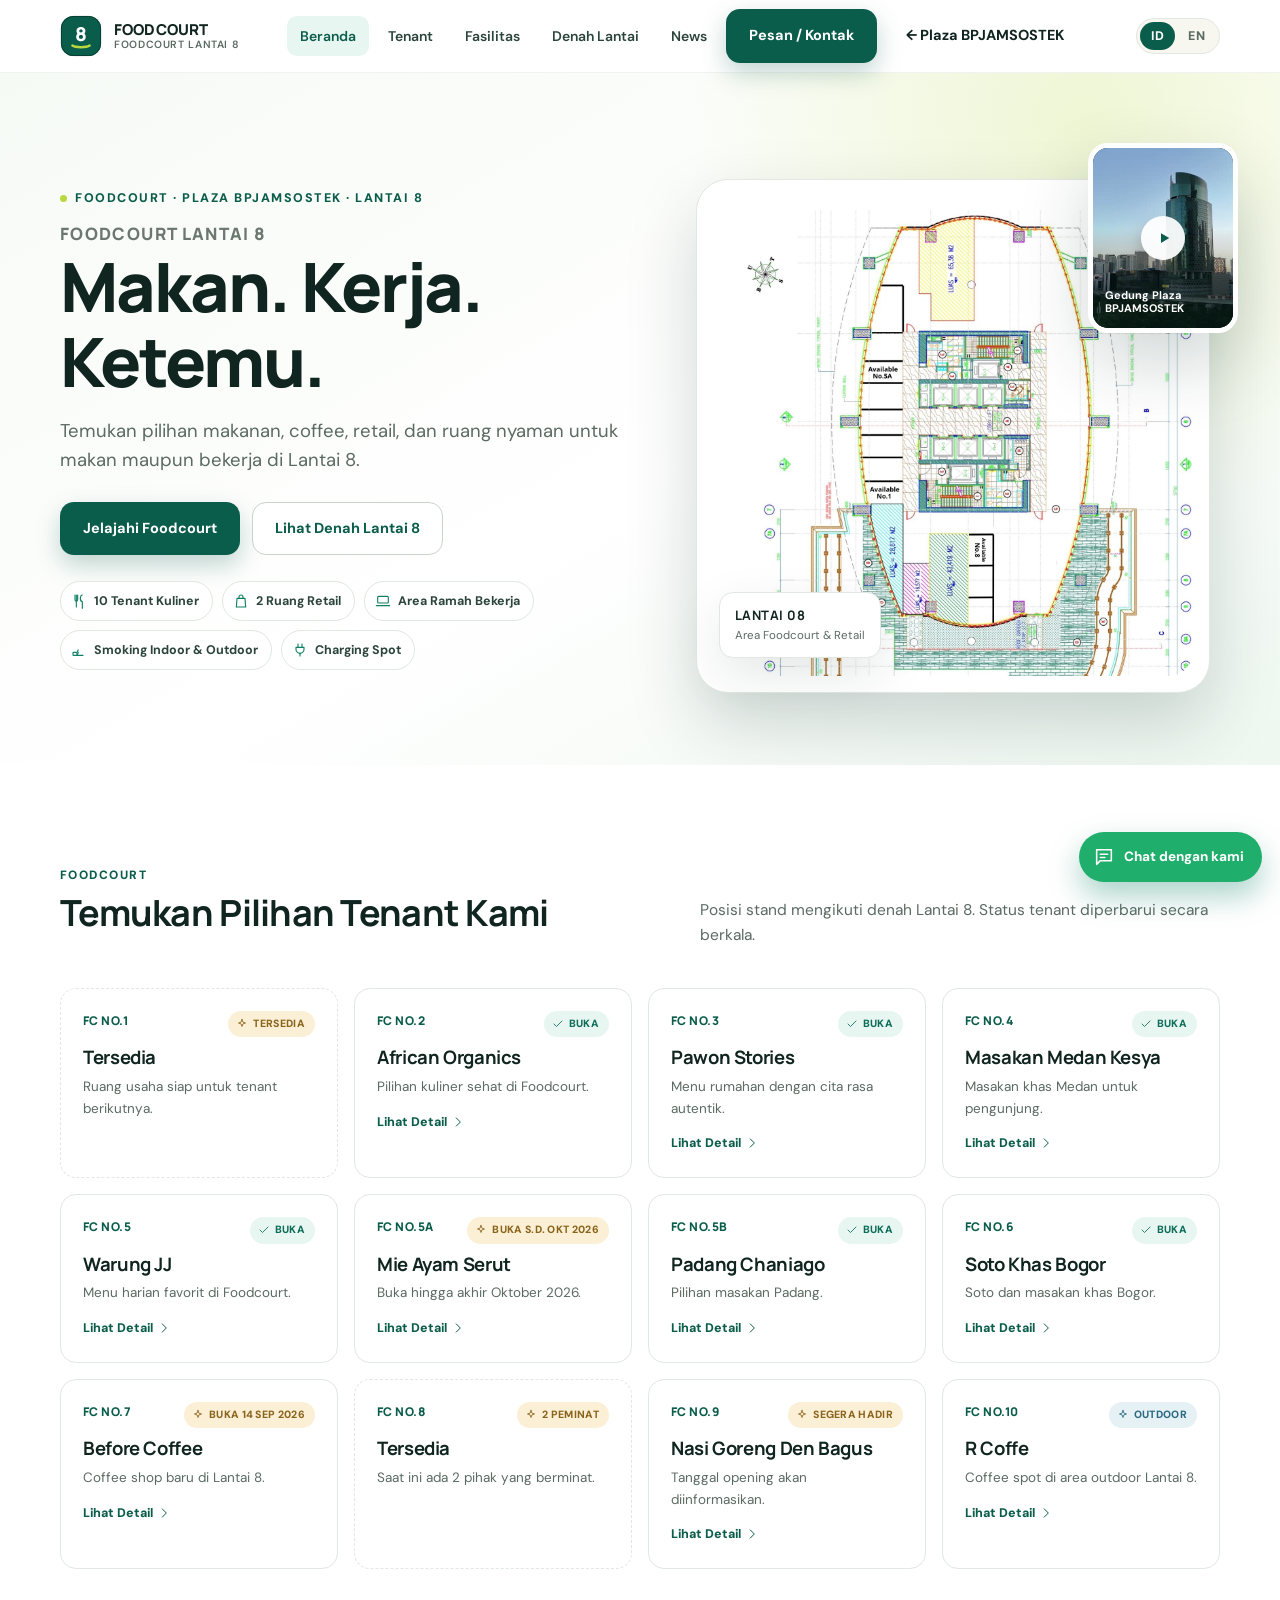
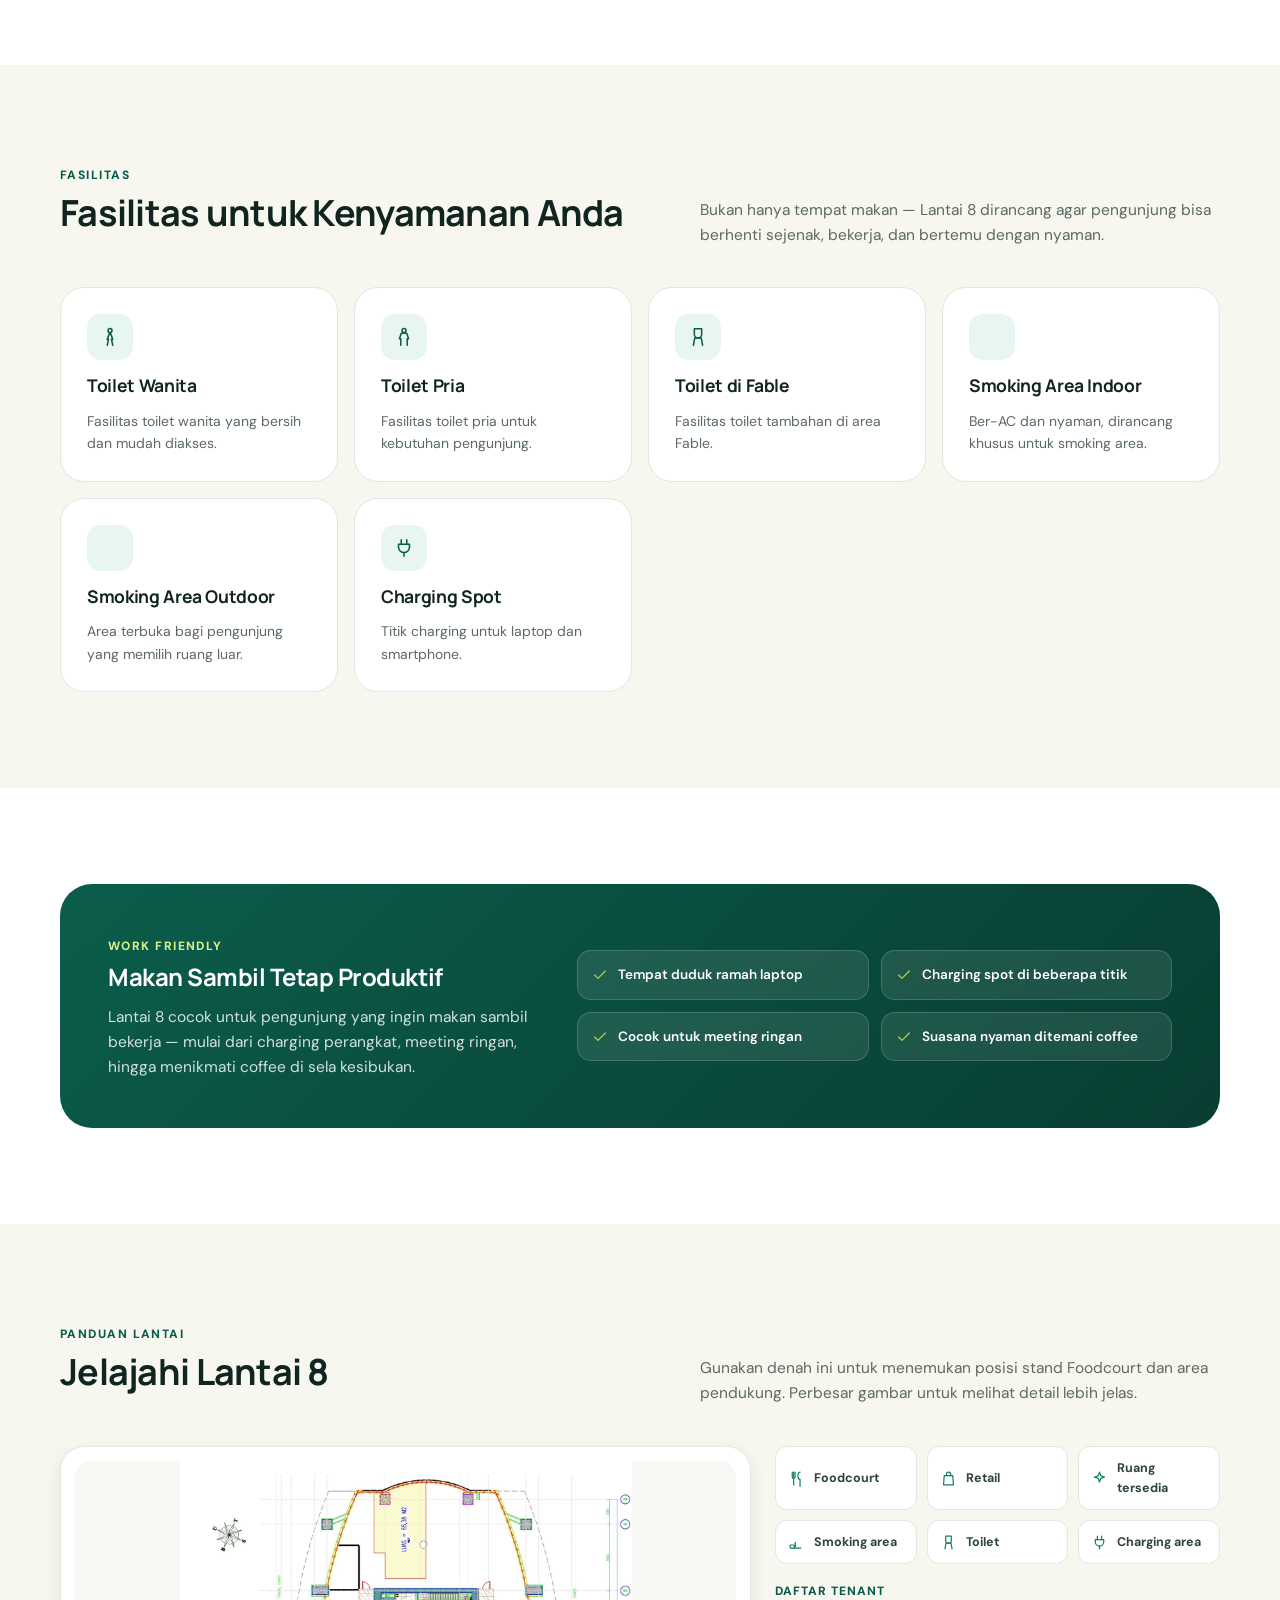
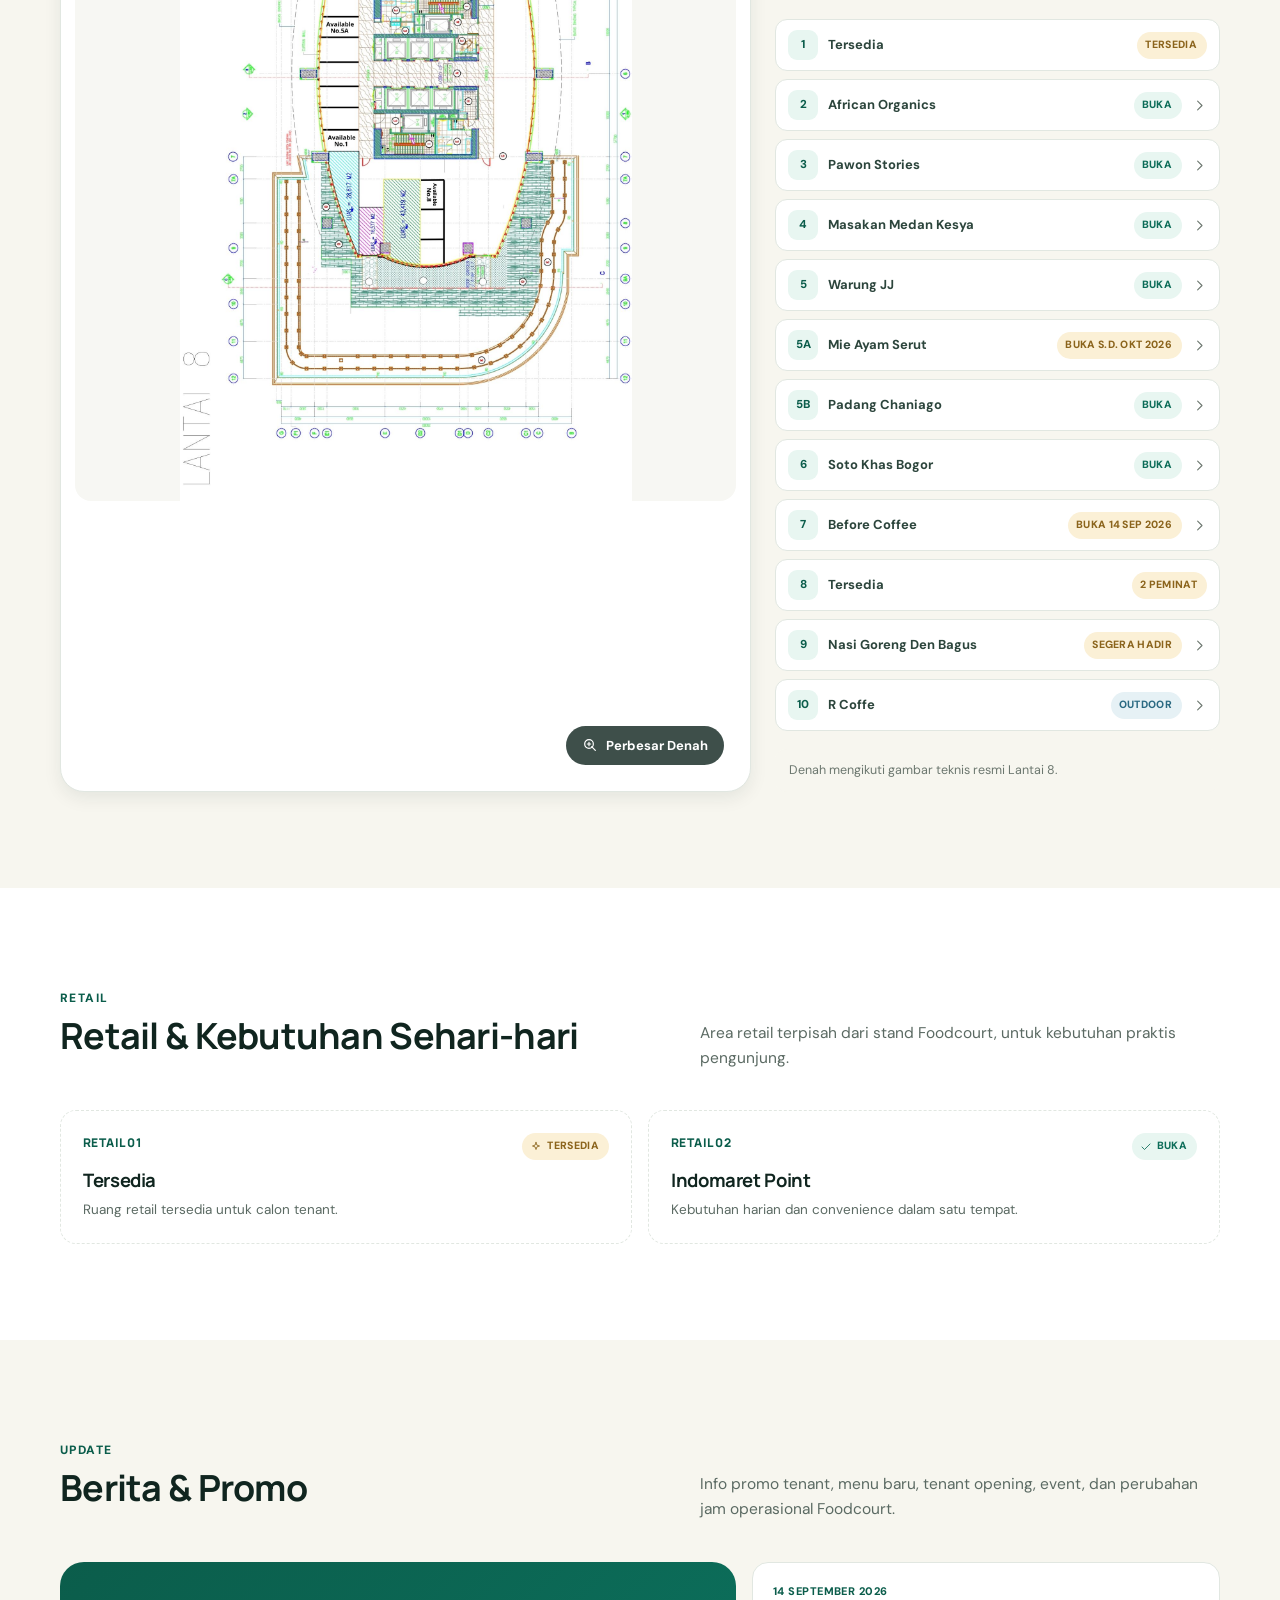
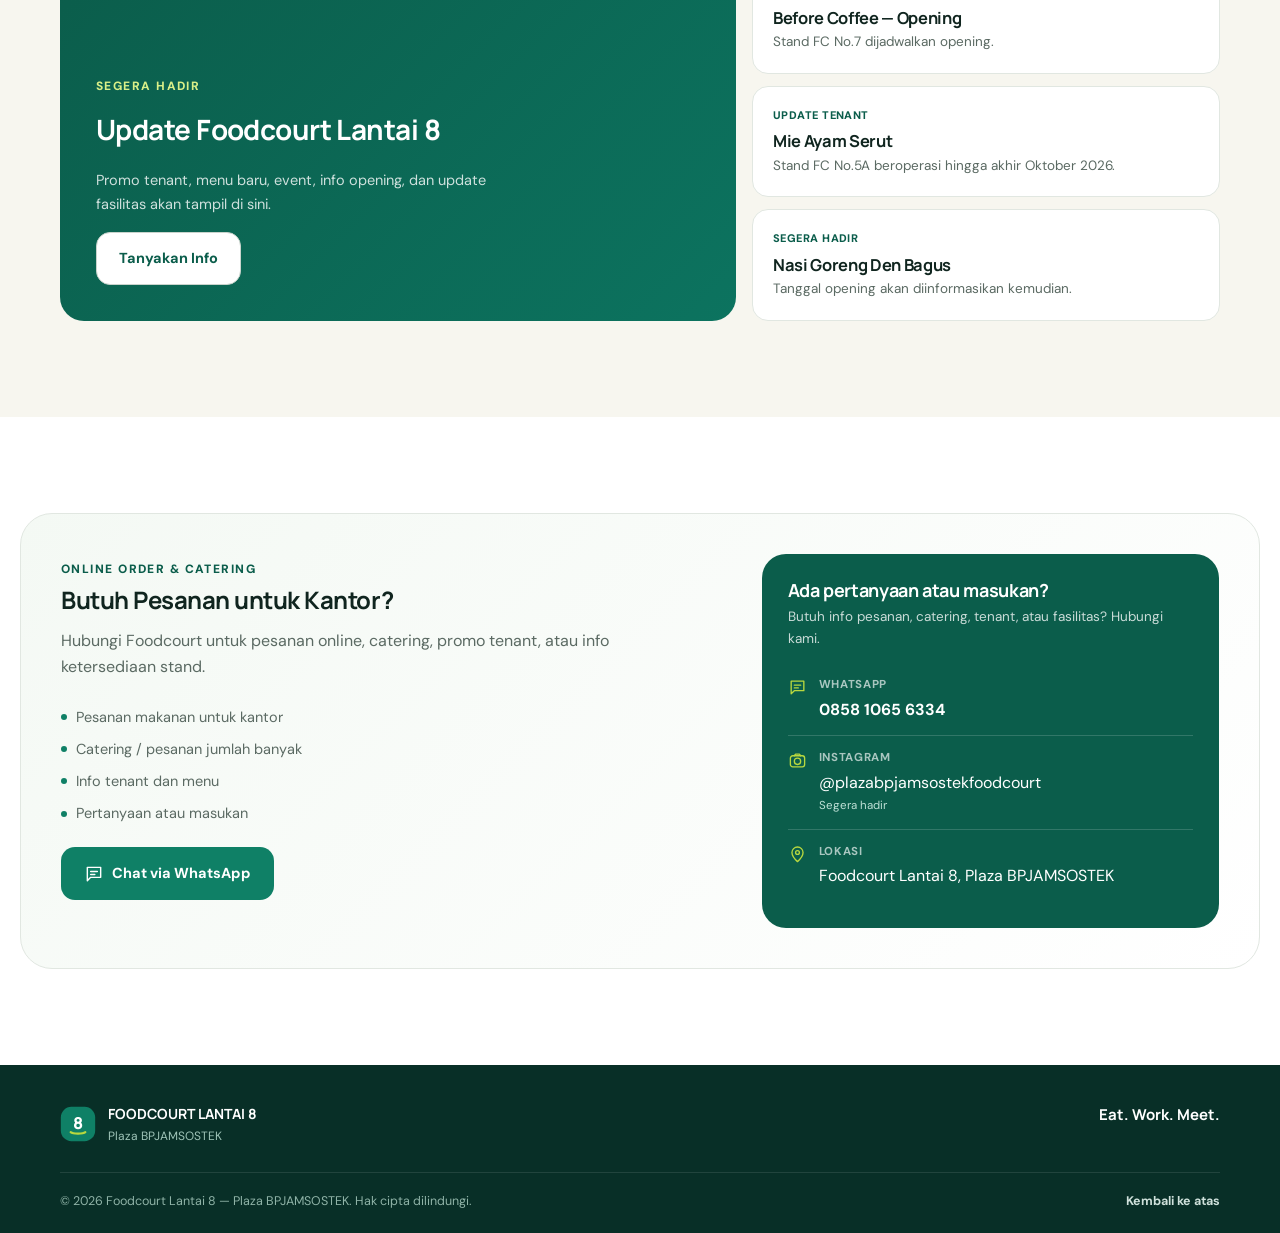
<file: index.html>
<!doctype html>
<html lang="id">
<head>
<meta charset="UTF-8">
<meta name="viewport" content="width=device-width, initial-scale=1">
<meta name="theme-color" content="#0b5d4b">
<title>Foodcourt Lantai 8 | Plaza BPJAMSOSTEK</title>
<meta name="description" content="Temukan pilihan makanan, coffee, retail, dan ruang nyaman untuk makan maupun bekerja di Foodcourt Lantai 8, Plaza BPJAMSOSTEK.">

<meta property="og:type" content="website">
<meta property="og:title" content="Foodcourt Lantai 8 | Plaza BPJAMSOSTEK">
<meta property="og:description" content="Temukan pilihan makanan, coffee, retail, dan ruang nyaman untuk makan maupun bekerja di Foodcourt Lantai 8, Plaza BPJAMSOSTEK.">
<meta property="og:image" content="assets/og-image.jpg">
<meta property="og:locale" content="id_ID">
<meta property="og:locale:alternate" content="en_US">
<meta name="twitter:card" content="summary_large_image">
<meta name="twitter:title" content="Foodcourt Lantai 8 | Plaza BPJAMSOSTEK">
<meta name="twitter:description" content="Discover a variety of food, coffee, retail, and comfortable spaces to eat, work, and unwind on 8 Floor, Plaza BPJAMSOSTEK.">
<meta name="twitter:image" content="assets/og-image.jpg">

<link rel="icon" type="image/svg+xml" href="assets/favicon.svg">
<link rel="icon" type="image/png" sizes="32x32" href="assets/favicon-32.png">
<link rel="icon" type="image/png" sizes="192x192" href="assets/favicon-192.png">
<link rel="apple-touch-icon" href="assets/apple-touch-icon.png">

<link rel="preconnect" href="https://fonts.googleapis.com">
<link rel="preconnect" href="https://fonts.gstatic.com" crossorigin>
<link href="https://fonts.googleapis.com/css2?family=DM+Sans:wght@400;500;700&family=Manrope:wght@700;800&display=swap" rel="stylesheet">
<link rel="stylesheet" href="css/style.css">
</head>
<body>
<a class="skip-link" href="#main-content" data-i18n="skipLink">Langsung ke konten</a>

<header class="site-header">
  <div class="wrap nav">
    <a class="brand" href="#home" aria-label="Foodcourt Lantai 8">
      <svg class="mark" viewBox="0 0 44 44" xmlns="http://www.w3.org/2000/svg" aria-hidden="true">
        <rect x="1" y="1" width="42" height="42" rx="13" fill="#0b5d4b"/>
        <rect x="1.5" y="1.5" width="41" height="41" rx="12.5" fill="none" stroke="#083d32" stroke-width="1"/>
        <text x="22" y="27.5" text-anchor="middle" font-family="Manrope, sans-serif" font-weight="800" font-size="20" fill="#ffffff">8</text>
        <path d="M13 32c3 2.4 15 2.4 18 0" stroke="#b9d83f" stroke-width="2.6" stroke-linecap="round" fill="none"/>
      </svg>
      <span class="brand-text"><b>FOODCOURT</b><small data-i18n="hero.title">Lantai 8 · Plaza BPJAMSOSTEK</small></span>
    </a>

    <nav class="navLinks" aria-label="Main navigation">
      <a class="navLink" data-section="home" href="#home" data-i18n="nav.home">Beranda</a>
      <a class="navLink" data-section="tenants" href="#tenants" data-i18n="nav.tenants">Tenant</a>
      <a class="navLink" data-section="facilities" href="#facilities" data-i18n="nav.facilities">Fasilitas</a>
      <a class="navLink" data-section="floor" href="#floor" data-i18n="nav.floorGuide">Denah Lantai</a>
      <a class="navLink" data-section="news" href="#news" data-i18n="nav.news">News</a>
      <a class="btn primary" href="#contact" data-i18n="nav.contact">Pesan / Kontak</a>
      <!-- TOMBOL KEMBALI KE WEBSITE UTAMA -->
      <a class="btn back-main" href="https://plazabpjamsostek.github.io/Plazasitee/">
      ← Plaza BPJAMSOSTEK
      </a>
    </nav>

    <div class="navRight">
      <div class="langSwitch" role="group" aria-label="Language / Bahasa">
        <button class="langBtn" type="button" data-lang="id" aria-pressed="true">ID</button>
        <button class="langBtn" type="button" data-lang="en" aria-pressed="false">EN</button>
      </div>
      <button class="hamb" type="button" id="hambBtn" aria-expanded="false" aria-controls="mobileNav" data-i18n-aria="nav.openMenu" aria-label="Buka menu navigasi">
        <svg class="icon icon-menu" viewBox="0 0 24 24" fill="none" stroke="currentColor" stroke-width="1.8" stroke-linecap="round"><line x1="3" y1="6" x2="21" y2="6"/><line x1="3" y1="12" x2="21" y2="12"/><line x1="3" y1="18" x2="21" y2="18"/></svg>
        <svg class="icon icon-close" viewBox="0 0 24 24" fill="none" stroke="currentColor" stroke-width="1.8" stroke-linecap="round"><line x1="6" y1="6" x2="18" y2="18"/><line x1="18" y1="6" x2="6" y2="18"/></svg>
      </button>
    </div>
  </div>
</header>

<nav id="mobileNav" aria-label="Mobile navigation">
  <a href="#home" data-i18n="nav.home">Beranda</a>
  <a href="#tenants" data-i18n="nav.tenants">Tenant</a>
  <a href="#facilities" data-i18n="nav.facilities">Fasilitas</a>
  <a href="#floor" data-i18n="nav.floorGuide">Denah Lantai</a>
  <a href="#news" data-i18n="nav.news">News</a>
  <a class="btn primary block mobileCta" href="#contact" data-i18n="nav.contact">Pesan / Kontak</a>
  <div class="langSwitch" role="group" aria-label="Language / Bahasa" style="margin-top:16px;align-self:flex-start">
    <button class="langBtn" type="button" data-lang="id" aria-pressed="true">ID</button>
    <button class="langBtn" type="button" data-lang="en" aria-pressed="false">EN</button>
  </div>
</nav>
<div id="navBackdrop"></div>

<main id="main-content">

  <section class="hero" id="home">
    <div class="wrap heroGrid">
      <div>
        <p class="eyebrow"><span class="dot"></span><span data-i18n="hero.eyebrow">Foodcourt · Plaza BPJAMSOSTEK · Lantai 8</span></p>
        <h1 class="hero-title" data-i18n="hero.title">Foodcourt Lantai 8</h1>
        <p class="hero-tagline" data-i18n="hero.tagline">Makan. Kerja. Ketemu.</p>
        <p class="lead" data-i18n="hero.lead">Temukan pilihan makanan, coffee, retail, dan ruang nyaman untuk makan maupun bekerja di Lantai 8.</p>
        <div class="heroBtns">
          <a class="btn primary" href="#tenants" data-i18n="hero.ctaPrimary">Jelajahi Foodcourt</a>
          <a class="btn secondary" href="#floor" data-i18n="hero.ctaSecondary">Lihat Denah Lantai 8</a>
        </div>
        <div id="heroPills"></div>
      </div>

      <div class="heroVisual">
        <div class="heroCard">
          <img id="heroFloorImg" src="assets/floorplan-lantai-8.jpg" data-i18n-alt="hero.imageAlt" alt="Denah Foodcourt Lantai 8" data-open-floor loading="eager" fetchpriority="high" width="1414" height="2000">
          <div class="floatBadge">
            <b data-i18n="hero.imageBadgeTitle">LANTAI 08</b>
            <span data-i18n="hero.imageBadgeSub">Area Foodcourt &amp; Retail</span>
          </div>
        </div>
        <div class="towerCard" id="towerCard" data-src="assets/tower-teaser.mp4">
          <img src="assets/tower-poster.jpg" alt="" loading="lazy" width="640" height="360">
          <div class="towerOverlay"><span data-i18n="hero.towerLabel">Gedung Plaza BPJAMSOSTEK</span></div>
          <button class="towerPlayBtn" type="button" id="towerPlay" data-i18n-aria="hero.towerPlay" aria-label="Putar video">
            <svg class="icon" viewBox="0 0 24 24" fill="currentColor" aria-hidden="true"><path d="M8 5.5v13l11-6.5-11-6.5Z"/></svg>
          </button>
        </div>
      </div>
    </div>
  </section>

  <section id="tenants">
    <div class="wrap">
      <div class="sectionHead">
        <div><span class="tag" data-i18n="tenant.tag">Foodcourt</span><h2 data-i18n="tenant.title">Temukan Pilihan Tenant Kami</h2></div>
        <p data-i18n="tenant.desc">Posisi stand mengikuti denah Lantai 8. Status tenant diperbarui secara berkala.</p>
      </div>
      <div class="cards" id="tenantGrid"></div>
    </div>
  </section>

  <section id="facilities" class="alt">
    <div class="wrap">
      <div class="sectionHead">
        <div><span class="tag" data-i18n="facilities.tag">Fasilitas</span><h2 data-i18n="facilities.title">Fasilitas untuk Kenyamanan Anda</h2></div>
        <p data-i18n="facilities.desc">Bukan hanya tempat makan — Lantai 8 dirancang agar pengunjung bisa berhenti sejenak, bekerja, dan bertemu dengan nyaman.</p>
      </div>
      <div class="facilityGrid" id="facilityGrid"></div>
    </div>
  </section>

  <section id="work">
    <div class="wrap">
      <div class="workPanel">
        <div>
          <span class="tag" data-i18n="work.tag">Work Friendly</span>
          <h2 data-i18n="work.title">Makan Sambil Tetap Produktif</h2>
          <p data-i18n="work.desc">Lantai 8 cocok untuk pengunjung yang ingin makan sambil bekerja — mulai dari charging perangkat, meeting ringan, hingga menikmati coffee di sela kesibukan.</p>
        </div>
        <ul id="workPerks"></ul>
      </div>
    </div>
  </section>

  <section id="floor" class="alt">
    <div class="wrap">
      <div class="sectionHead">
        <div><span class="tag" data-i18n="floor.tag">Panduan Lantai</span><h2 data-i18n="floor.title">Jelajahi Lantai 8</h2></div>
        <p data-i18n="floor.desc">Gunakan denah ini untuk menemukan posisi stand Foodcourt dan area pendukung. Perbesar gambar untuk melihat detail lebih jelas.</p>
      </div>
      <div class="floorLayout">
        <div class="floorCard">
          <img src="assets/floorplan-lantai-8.jpg" data-i18n-alt="hero.imageAlt" alt="Denah lantai 8 Foodcourt Plaza BPJAMSOSTEK" data-open-floor loading="lazy" width="1414" height="2000">
          <button class="floorZoomHint" type="button" data-open-floor>
            <svg class="icon" viewBox="0 0 24 24" fill="none" stroke="currentColor" stroke-width="1.8" stroke-linecap="round" stroke-linejoin="round" aria-hidden="true"><circle cx="10.5" cy="10.5" r="6.5"/><path d="M14.5 14.5 20 20"/><path d="M10.5 8v5M8 10.5h5"/></svg>
            <span data-i18n="floor.zoom">Perbesar Denah</span>
          </button>
        </div>
        <div class="floorSide">
          <div id="floorLegend"></div>
          <p class="floorTenantHead" data-i18n="floor.tenantListTitle">Daftar Tenant</p>
          <div class="floorTenantList" id="floorTenantList"></div>
          <p class="floorNote" data-i18n="floor.note">Denah mengikuti gambar teknis resmi Lantai 8.</p>
        </div>
      </div>
    </div>
  </section>

  <section id="retail">
    <div class="wrap">
      <div class="sectionHead">
        <div><span class="tag" data-i18n="retail.tag">Retail</span><h2 data-i18n="retail.title">Retail &amp; Kebutuhan Sehari-hari</h2></div>
        <p data-i18n="retail.desc">Area retail terpisah dari stand Foodcourt, untuk kebutuhan praktis pengunjung.</p>
      </div>
      <div class="cards" id="retailGrid"></div>
    </div>
  </section>

  <section id="news" class="alt">
    <div class="wrap">
      <div class="sectionHead">
        <div><span class="tag" data-i18n="news.tag">Update</span><h2 data-i18n="news.title">Berita &amp; Promo</h2></div>
        <p data-i18n="news.desc">Info promo tenant, menu baru, tenant opening, event, dan perubahan jam operasional Foodcourt.</p>
      </div>
      <div class="news">
        <article class="newsMain">
          <span class="tag" data-i18n="news.mainBadge">Segera Hadir</span>
          <h2 data-i18n="news.mainTitle">Update Foodcourt Lantai 8</h2>
          <p data-i18n="news.mainDesc">Promo tenant, menu baru, event, info opening, dan update fasilitas akan tampil di sini.</p>
          <a class="btn secondary" href="#contact" data-i18n="news.mainCta">Tanyakan Info</a>
        </article>
        <div class="newsList" id="newsList"></div>
      </div>
    </div>
  </section>

  <section id="contact">
    <div class="wrap orderGrid">
      <div>
        <span class="tag" data-i18n="order.tag">Online Order &amp; Catering</span>
        <h2 data-i18n="order.title">Butuh Pesanan untuk Kantor?</h2>
        <p class="lead" style="font-size:16px" data-i18n="order.desc">Hubungi Foodcourt untuk pesanan online, catering, promo tenant, atau info ketersediaan stand.</p>
        <ul id="orderList"></ul>
        <div class="heroBtns" style="margin-top:22px">
          <a class="btn whatsapp" data-wa-link href="https://wa.me/6285810656334" target="_blank" rel="noopener">
            <svg class="icon" viewBox="0 0 24 24" fill="none" stroke="currentColor" stroke-width="1.7" stroke-linecap="round" stroke-linejoin="round" aria-hidden="true"><path d="M4 4h16v12H8l-4 4V4Z"/><path d="M8 9h8M8 12.5h5"/></svg>
            <span data-i18n="order.cta">Chat via WhatsApp</span>
          </a>
        </div>
      </div>

      <div class="contactCard">
        <h3 data-i18n="contact.title">Ada pertanyaan atau masukan?</h3>
        <p data-i18n="contact.desc">Butuh info pesanan, catering, tenant, atau fasilitas? Hubungi kami.</p>

        <div class="contactLine">
          <svg class="icon" viewBox="0 0 24 24" fill="none" stroke="currentColor" stroke-width="1.7" stroke-linecap="round" stroke-linejoin="round" aria-hidden="true"><path d="M4 4h16v12H8l-4 4V4Z"/><path d="M8 9h8M8 12.5h5"/></svg>
          <div><strong data-i18n="contact.whatsapp">WhatsApp</strong><a data-wa-link data-wa-display href="https://wa.me/6285810656334" target="_blank" rel="noopener">0858 1065 6334</a></div>
        </div>
        <div class="contactLine">
          <svg class="icon" viewBox="0 0 24 24" fill="none" stroke="currentColor" stroke-width="1.7" stroke-linecap="round" stroke-linejoin="round" aria-hidden="true"><rect x="3" y="6" width="18" height="14" rx="3"/><circle cx="12" cy="13" r="4"/><path d="M8 6l1.6-2h4.8L16 6"/></svg>
          <div><strong data-i18n="contact.instagram">Instagram</strong><span data-ig-handle>@plazabpjamsostekfoodcourt</span><small data-i18n="contact.instagramStatus">Segera hadir</small></div>
        </div>
        <div class="contactLine">
          <svg class="icon" viewBox="0 0 24 24" fill="none" stroke="currentColor" stroke-width="1.7" stroke-linecap="round" stroke-linejoin="round" aria-hidden="true"><path d="M12 21s7-6.3 7-11.5A7 7 0 0 0 5 9.5C5 14.7 12 21 12 21Z"/><circle cx="12" cy="9.5" r="2.4"/></svg>
          <div><strong data-i18n="contact.location">Lokasi</strong><span data-i18n="contact.locationValue">Foodcourt Lantai 8, Plaza BPJAMSOSTEK</span></div>
        </div>
      </div>
    </div>
  </section>

</main>

<footer class="site-footer">
  <div class="wrap">
    <div class="footerGrid">
      <div class="footer-brand">
        <svg class="mark" viewBox="0 0 44 44" xmlns="http://www.w3.org/2000/svg" aria-hidden="true">
          <rect x="1" y="1" width="42" height="42" rx="13" fill="#0f8066"/>
          <text x="22" y="27.5" text-anchor="middle" font-family="Manrope, sans-serif" font-weight="800" font-size="20" fill="#ffffff">8</text>
          <path d="M13 32c3 2.4 15 2.4 18 0" stroke="#b9d83f" stroke-width="2.6" stroke-linecap="round" fill="none"/>
        </svg>
        <div><b>FOODCOURT LANTAI 8</b><span>Plaza BPJAMSOSTEK</span></div>
      </div>
      <div class="footer-tagline" data-i18n="footer.tagline">Eat. Work. Meet.</div>
    </div>
    <div class="footer-bottom">
      <span>&copy; <span id="footerYear">2026</span> Foodcourt Lantai 8 — Plaza BPJAMSOSTEK. <span data-i18n="footer.rights">Hak cipta dilindungi.</span></span>
      <a href="#home" data-i18n="footer.backToTop">Kembali ke atas</a>
    </div>
  </div>
</footer>

<div id="floorViewer" aria-hidden="true" role="dialog" aria-modal="true" aria-label="Floor plan viewer">
  <div class="floorViewerBar wrap">
    <span class="floorViewerHint" data-i18n="floor.hint">Cubit atau scroll untuk zoom, geser untuk melihat detail</span>
    <div class="floorControls">
      <button class="floorCtrlBtn" type="button" id="floorZoomOut" data-i18n-aria="floor.zoomOut" aria-label="Perkecil">
        <svg class="icon" viewBox="0 0 24 24" fill="none" stroke="currentColor" stroke-width="1.8" stroke-linecap="round" stroke-linejoin="round"><circle cx="10.5" cy="10.5" r="6.5"/><path d="M14.5 14.5 20 20"/><path d="M8 10.5h5"/></svg>
      </button>
      <button class="floorCtrlBtn" type="button" id="floorZoomIn" data-i18n-aria="floor.zoomIn" aria-label="Perbesar">
        <svg class="icon" viewBox="0 0 24 24" fill="none" stroke="currentColor" stroke-width="1.8" stroke-linecap="round" stroke-linejoin="round"><circle cx="10.5" cy="10.5" r="6.5"/><path d="M14.5 14.5 20 20"/><path d="M10.5 8v5M8 10.5h5"/></svg>
      </button>
      <button class="floorCtrlBtn" type="button" id="floorReset" data-i18n-aria="floor.reset" aria-label="Reset">
        <svg class="icon" viewBox="0 0 24 24" fill="none" stroke="currentColor" stroke-width="1.8" stroke-linecap="round" stroke-linejoin="round"><path d="M3 12a9 9 0 1 1 3 6.7"/><path d="M3 21v-6h6"/></svg>
      </button>
      <button class="floorCtrlBtn" type="button" id="floorClose" data-i18n-aria="floor.close" aria-label="Tutup">
        <svg class="icon" viewBox="0 0 24 24" fill="none" stroke="currentColor" stroke-width="1.8" stroke-linecap="round"><line x1="6" y1="6" x2="18" y2="18"/><line x1="18" y1="6" x2="6" y2="18"/></svg>
      </button>
    </div>
  </div>
  <div id="floorStage">
    <img id="floorViewerImg" src="assets/floorplan-lantai-8.jpg" data-i18n-alt="hero.imageAlt" alt="Denah lantai 8 Foodcourt Plaza BPJAMSOSTEK" draggable="false">
  </div>
</div>

<a class="waFloat" data-wa-link href="https://wa.me/6285810656334" target="_blank" rel="noopener" data-i18n-aria="whatsappFloat.label" aria-label="Chat dengan kami">
  <svg class="icon" viewBox="0 0 24 24" fill="none" stroke="currentColor" stroke-width="1.7" stroke-linecap="round" stroke-linejoin="round" aria-hidden="true"><path d="M4 4h16v12H8l-4 4V4Z"/><path d="M8 9h8M8 12.5h5"/></svg>
  <span data-i18n="whatsappFloat.label">Chat dengan kami</span>
</a>

<button id="backToTop" type="button" data-i18n-aria="footer.backToTop" aria-label="Kembali ke atas">
  <svg class="icon" viewBox="0 0 24 24" fill="none" stroke="currentColor" stroke-width="1.8" stroke-linecap="round" stroke-linejoin="round" aria-hidden="true"><path d="M12 19V5"/><path d="M6 11l6-6 6 6"/></svg>
</button>

<script src="js/data.js" defer></script>
<script src="js/translations.js" defer></script>
<script src="js/main.js" defer></script>
</body>
</html>
</file>
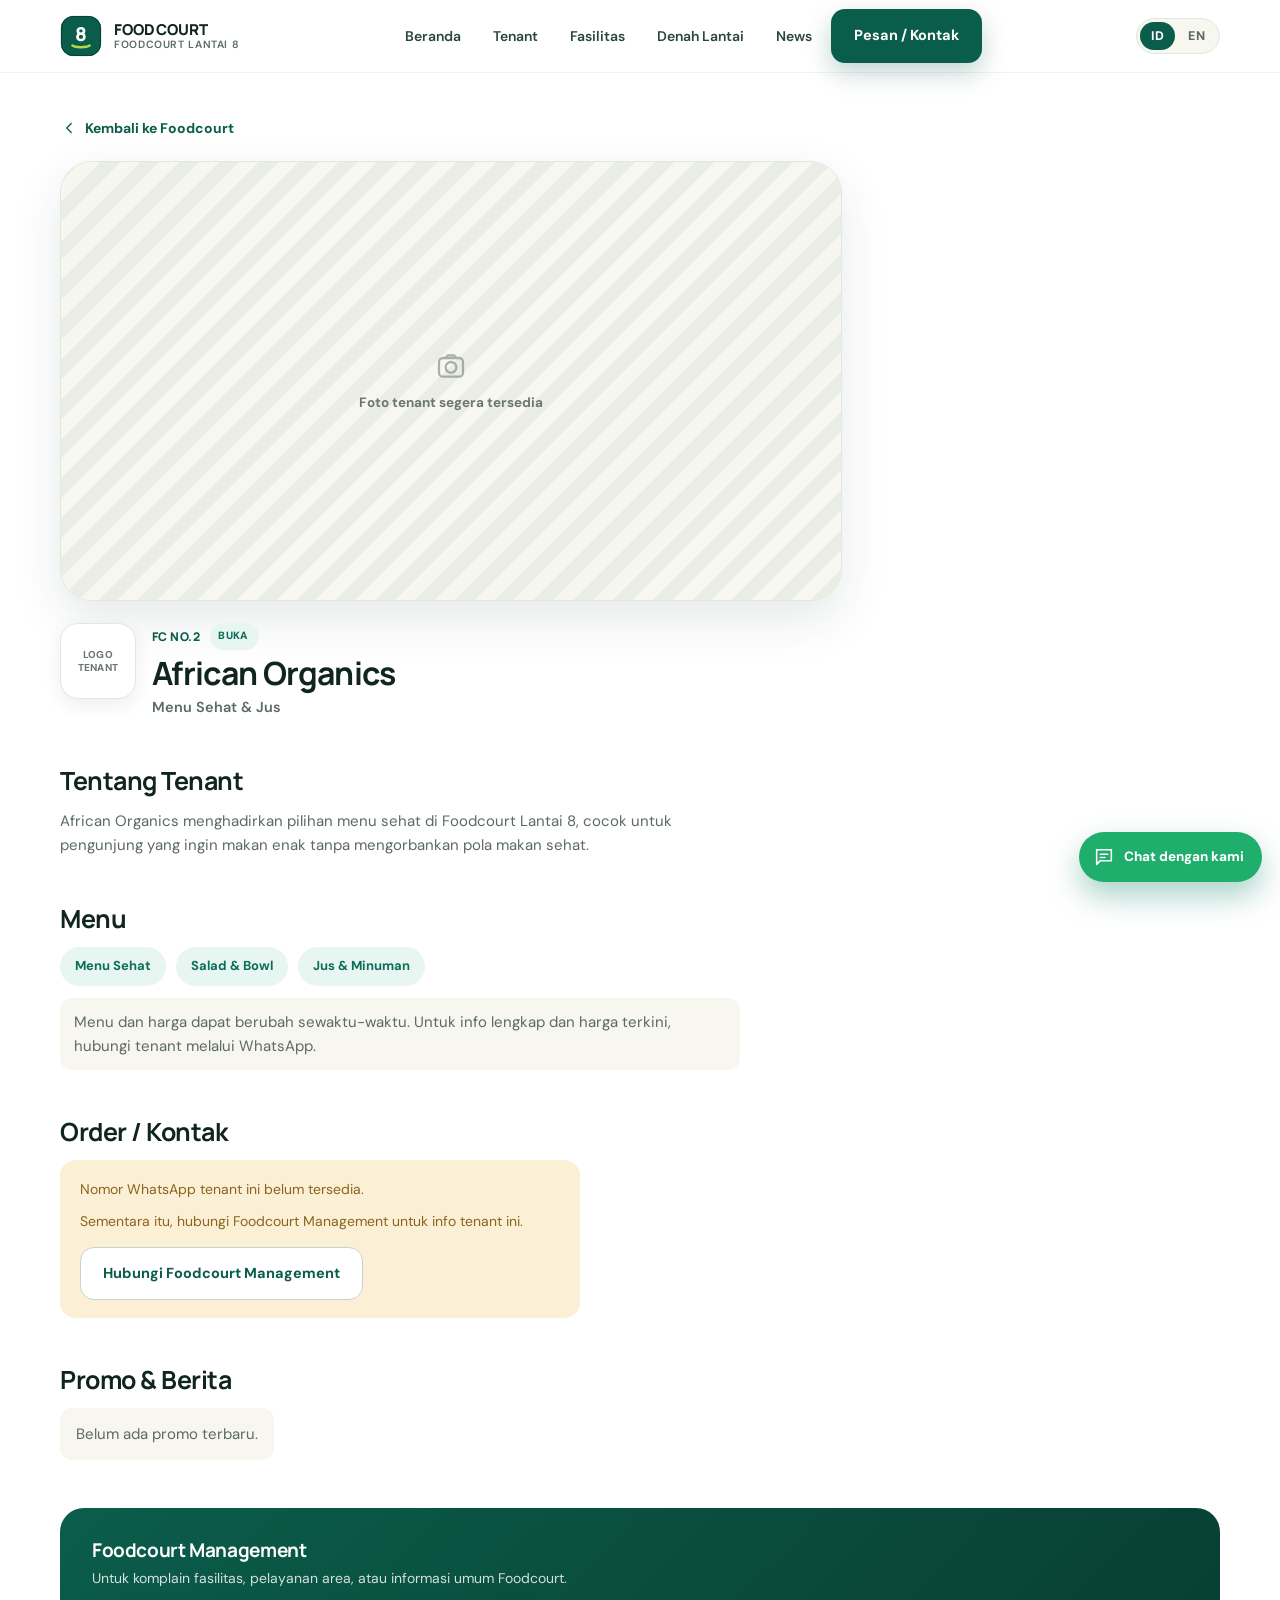
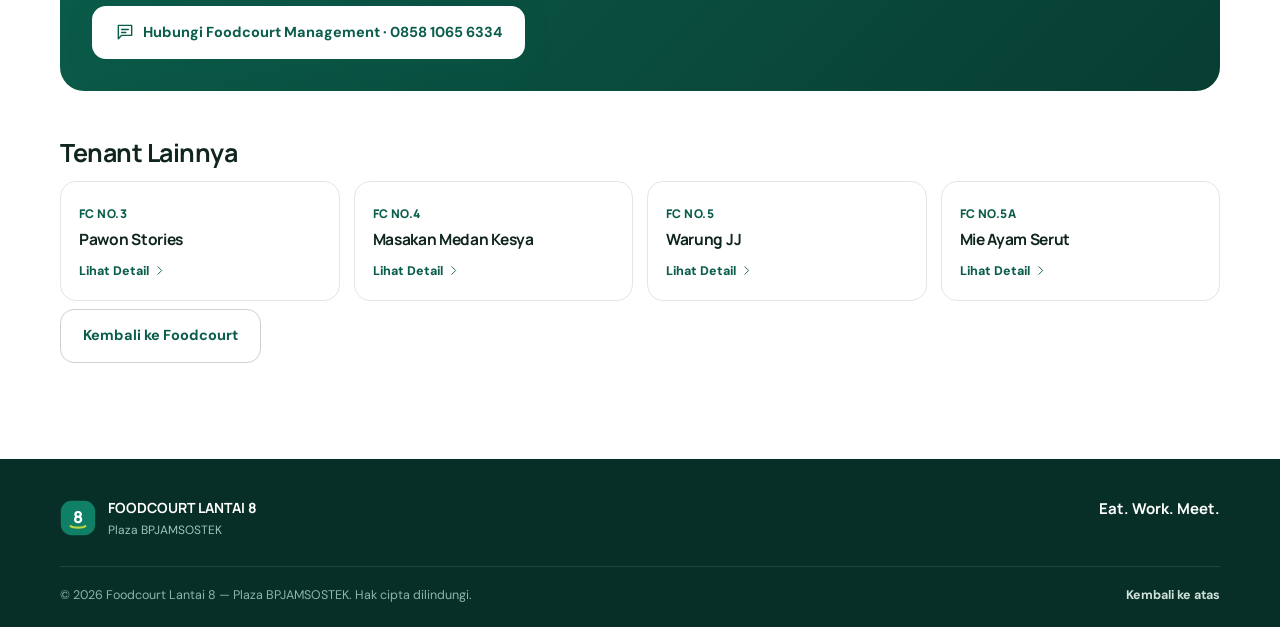
<file: tenants/african-organics/index.html>
<!doctype html>
<html lang="id">
<head>
<meta charset="UTF-8">
<meta name="viewport" content="width=device-width, initial-scale=1">
<meta name="theme-color" content="#0b5d4b">
<title>African Organics | Foodcourt Lantai 8</title>
<meta name="description" content="African Organics menghadirkan pilihan menu sehat di Foodcourt Lantai 8, cocok untuk pengunjung yang ingin makan enak tanpa mengorbankan pola makan sehat.">

<meta property="og:type" content="website">
<meta property="og:title" content="African Organics | Foodcourt Lantai 8">
<meta property="og:description" content="African Organics menghadirkan pilihan menu sehat di Foodcourt Lantai 8, cocok untuk pengunjung yang ingin makan enak tanpa mengorbankan pola makan sehat.">
<meta property="og:image" content="../../assets/og-image.jpg">
<meta property="og:locale" content="id_ID">
<meta property="og:locale:alternate" content="en_US">
<meta name="twitter:card" content="summary_large_image">
<meta name="twitter:title" content="African Organics | Foodcourt Lantai 8">
<meta name="twitter:description" content="African Organics offers healthy dining choices at the Level 8 Foodcourt, great for visitors who want a satisfying meal without compromising on healthy eating.">
<meta name="twitter:image" content="../../assets/og-image.jpg">

<link rel="icon" type="image/svg+xml" href="../../assets/favicon.svg">
<link rel="icon" type="image/png" sizes="32x32" href="../../assets/favicon-32.png">
<link rel="icon" type="image/png" sizes="192x192" href="../../assets/favicon-192.png">
<link rel="apple-touch-icon" href="../../assets/apple-touch-icon.png">

<link rel="preconnect" href="https://fonts.googleapis.com">
<link rel="preconnect" href="https://fonts.gstatic.com" crossorigin>
<link href="https://fonts.googleapis.com/css2?family=DM+Sans:wght@400;500;700&family=Manrope:wght@700;800&display=swap" rel="stylesheet">
<link rel="stylesheet" href="../../css/style.css">
</head>
<body data-tenant-slug="african-organics">
<a class="skip-link" href="#main-content" data-i18n="skipLink">Langsung ke konten</a>

<header class="site-header">
  <div class="wrap nav">
    <a class="brand" href="../../index.html#home" aria-label="Foodcourt Lantai 8">
      <svg class="mark" viewBox="0 0 44 44" xmlns="http://www.w3.org/2000/svg" aria-hidden="true">
        <rect x="1" y="1" width="42" height="42" rx="13" fill="#0b5d4b"/>
        <rect x="1.5" y="1.5" width="41" height="41" rx="12.5" fill="none" stroke="#083d32" stroke-width="1"/>
        <text x="22" y="27.5" text-anchor="middle" font-family="Manrope, sans-serif" font-weight="800" font-size="20" fill="#ffffff">8</text>
        <path d="M13 32c3 2.4 15 2.4 18 0" stroke="#b9d83f" stroke-width="2.6" stroke-linecap="round" fill="none"/>
      </svg>
      <span class="brand-text"><b>FOODCOURT</b><small data-i18n="hero.title">Lantai 8 · Plaza BPJAMSOSTEK</small></span>
    </a>

    <nav class="navLinks" aria-label="Main navigation">
      <a class="navLink" href="../../index.html#home" data-i18n="nav.home">Beranda</a>
      <a class="navLink" href="../../index.html#tenants" data-i18n="nav.tenants">Tenant</a>
      <a class="navLink" href="../../index.html#facilities" data-i18n="nav.facilities">Fasilitas</a>
      <a class="navLink" href="../../index.html#floor" data-i18n="nav.floorGuide">Denah Lantai</a>
      <a class="navLink" href="../../index.html#news" data-i18n="nav.news">News</a>
      <a class="btn primary" href="../../index.html#contact" data-i18n="nav.contact">Pesan / Kontak</a>
    </nav>

    <div class="navRight">
      <div class="langSwitch" role="group" aria-label="Language / Bahasa">
        <button class="langBtn" type="button" data-lang="id" aria-pressed="true">ID</button>
        <button class="langBtn" type="button" data-lang="en" aria-pressed="false">EN</button>
      </div>
      <button class="hamb" type="button" id="hambBtn" aria-expanded="false" aria-controls="mobileNav" data-i18n-aria="nav.openMenu" aria-label="Buka menu navigasi">
        <svg class="icon icon-menu" viewBox="0 0 24 24" fill="none" stroke="currentColor" stroke-width="1.8" stroke-linecap="round"><line x1="3" y1="6" x2="21" y2="6"/><line x1="3" y1="12" x2="21" y2="12"/><line x1="3" y1="18" x2="21" y2="18"/></svg>
        <svg class="icon icon-close" viewBox="0 0 24 24" fill="none" stroke="currentColor" stroke-width="1.8" stroke-linecap="round"><line x1="6" y1="6" x2="18" y2="18"/><line x1="18" y1="6" x2="6" y2="18"/></svg>
      </button>
    </div>
  </div>
</header>

<nav id="mobileNav" aria-label="Mobile navigation">
  <a href="../../index.html#home" data-i18n="nav.home">Beranda</a>
  <a href="../../index.html#tenants" data-i18n="nav.tenants">Tenant</a>
  <a href="../../index.html#facilities" data-i18n="nav.facilities">Fasilitas</a>
  <a href="../../index.html#floor" data-i18n="nav.floorGuide">Denah Lantai</a>
  <a href="../../index.html#news" data-i18n="nav.news">News</a>
  <a class="btn primary block mobileCta" href="../../index.html#contact" data-i18n="nav.contact">Pesan / Kontak</a>
  <div class="langSwitch" role="group" aria-label="Language / Bahasa" style="margin-top:16px;align-self:flex-start">
    <button class="langBtn" type="button" data-lang="id" aria-pressed="true">ID</button>
    <button class="langBtn" type="button" data-lang="en" aria-pressed="false">EN</button>
  </div>
</nav>
<div id="navBackdrop"></div>

<main id="main-content">
  <section class="tenantDetailSection">
    <div class="wrap">
      <div id="tenantDetail"><!-- dirender oleh js/tenant.js berdasarkan data-tenant-slug di atas --></div>
    </div>
  </section>
</main>

<footer class="site-footer">
  <div class="wrap">
    <div class="footerGrid">
      <div class="footer-brand">
        <svg class="mark" viewBox="0 0 44 44" xmlns="http://www.w3.org/2000/svg" aria-hidden="true">
          <rect x="1" y="1" width="42" height="42" rx="13" fill="#0f8066"/>
          <text x="22" y="27.5" text-anchor="middle" font-family="Manrope, sans-serif" font-weight="800" font-size="20" fill="#ffffff">8</text>
          <path d="M13 32c3 2.4 15 2.4 18 0" stroke="#b9d83f" stroke-width="2.6" stroke-linecap="round" fill="none"/>
        </svg>
        <div><b>FOODCOURT LANTAI 8</b><span>Plaza BPJAMSOSTEK</span></div>
      </div>
      <div class="footer-tagline" data-i18n="footer.tagline">Eat. Work. Meet.</div>
    </div>
    <div class="footer-bottom">
      <span>&copy; <span id="footerYear">2026</span> Foodcourt Lantai 8 — Plaza BPJAMSOSTEK. <span data-i18n="footer.rights">Hak cipta dilindungi.</span></span>
      <a href="#main-content" data-i18n="footer.backToTop">Kembali ke atas</a>
    </div>
  </div>
</footer>

<a class="waFloat" data-wa-link href="https://wa.me/6285810656334" target="_blank" rel="noopener" data-i18n-aria="whatsappFloat.label" aria-label="Chat dengan kami">
  <svg class="icon" viewBox="0 0 24 24" fill="none" stroke="currentColor" stroke-width="1.7" stroke-linecap="round" stroke-linejoin="round" aria-hidden="true"><path d="M4 4h16v12H8l-4 4V4Z"/><path d="M8 9h8M8 12.5h5"/></svg>
  <span data-i18n="whatsappFloat.label">Chat dengan kami</span>
</a>

<button id="backToTop" type="button" data-i18n-aria="footer.backToTop" aria-label="Kembali ke atas">
  <svg class="icon" viewBox="0 0 24 24" fill="none" stroke="currentColor" stroke-width="1.8" stroke-linecap="round" stroke-linejoin="round" aria-hidden="true"><path d="M12 19V5"/><path d="M6 11l6-6 6 6"/></svg>
</button>

<script src="../../js/data.js" defer></script>
<script src="../../js/translations.js" defer></script>
<script src="../../js/main.js" defer></script>
<script src="../../js/tenant.js" defer></script>
</body>
</html>
</file>
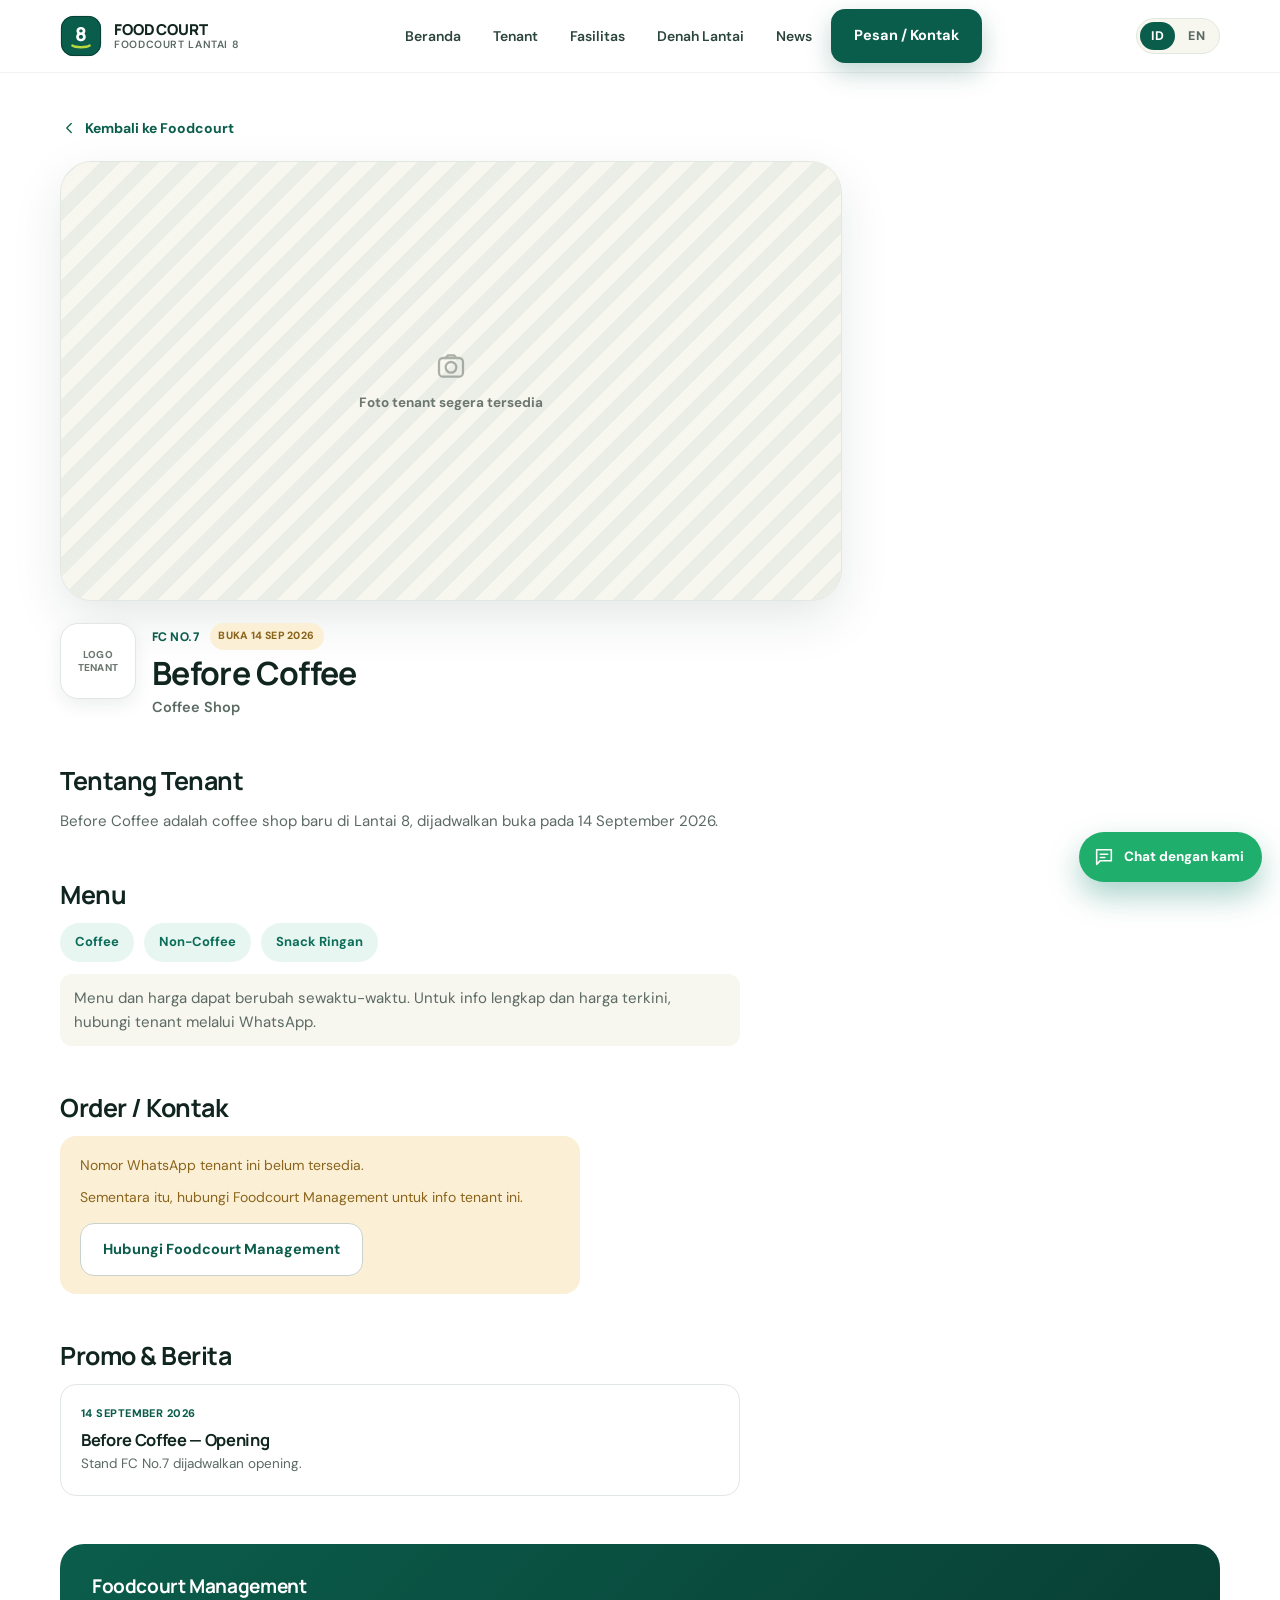
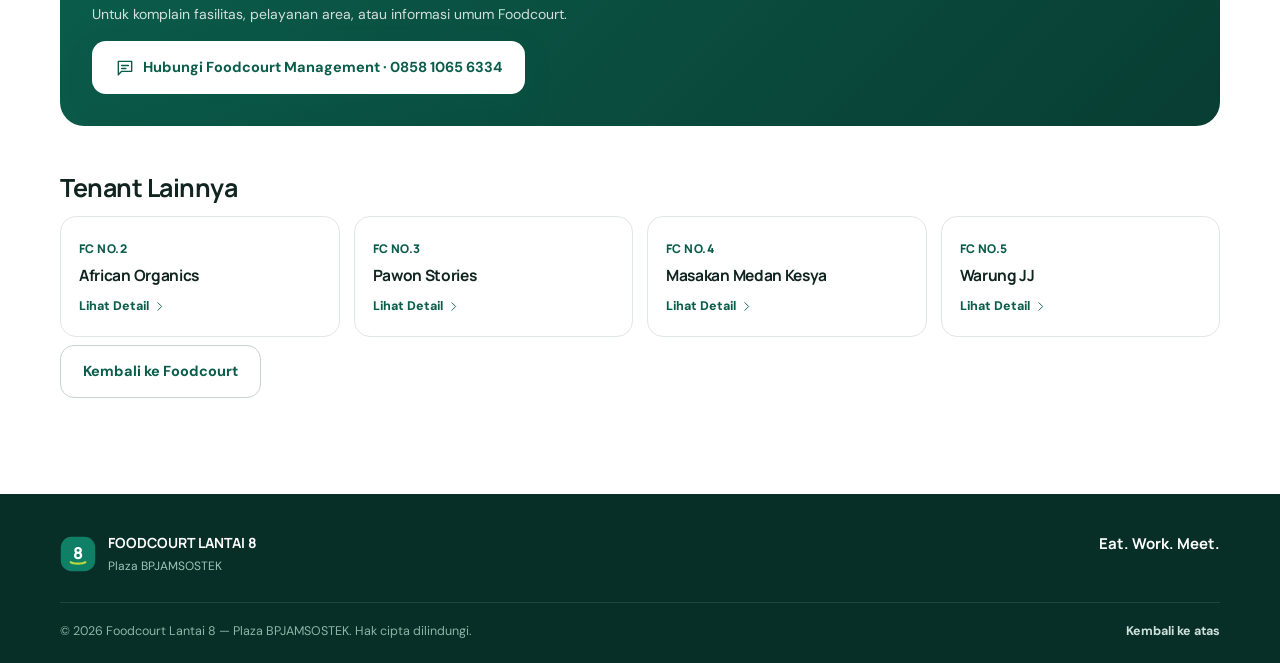
<file: tenants/before-coffee/index.html>
<!doctype html>
<html lang="id">
<head>
<meta charset="UTF-8">
<meta name="viewport" content="width=device-width, initial-scale=1">
<meta name="theme-color" content="#0b5d4b">
<title>Before Coffee | Foodcourt Lantai 8</title>
<meta name="description" content="Before Coffee adalah coffee shop baru di Lantai 8, dijadwalkan buka pada 14 September 2026.">

<meta property="og:type" content="website">
<meta property="og:title" content="Before Coffee | Foodcourt Lantai 8">
<meta property="og:description" content="Before Coffee adalah coffee shop baru di Lantai 8, dijadwalkan buka pada 14 September 2026.">
<meta property="og:image" content="../../assets/og-image.jpg">
<meta property="og:locale" content="id_ID">
<meta property="og:locale:alternate" content="en_US">
<meta name="twitter:card" content="summary_large_image">
<meta name="twitter:title" content="Before Coffee | Foodcourt Lantai 8">
<meta name="twitter:description" content="Before Coffee is a new coffee shop on Level 8, scheduled to open on 14 September 2026.">
<meta name="twitter:image" content="../../assets/og-image.jpg">

<link rel="icon" type="image/svg+xml" href="../../assets/favicon.svg">
<link rel="icon" type="image/png" sizes="32x32" href="../../assets/favicon-32.png">
<link rel="icon" type="image/png" sizes="192x192" href="../../assets/favicon-192.png">
<link rel="apple-touch-icon" href="../../assets/apple-touch-icon.png">

<link rel="preconnect" href="https://fonts.googleapis.com">
<link rel="preconnect" href="https://fonts.gstatic.com" crossorigin>
<link href="https://fonts.googleapis.com/css2?family=DM+Sans:wght@400;500;700&family=Manrope:wght@700;800&display=swap" rel="stylesheet">
<link rel="stylesheet" href="../../css/style.css">
</head>
<body data-tenant-slug="before-coffee">
<a class="skip-link" href="#main-content" data-i18n="skipLink">Langsung ke konten</a>

<header class="site-header">
  <div class="wrap nav">
    <a class="brand" href="../../index.html#home" aria-label="Foodcourt Lantai 8">
      <svg class="mark" viewBox="0 0 44 44" xmlns="http://www.w3.org/2000/svg" aria-hidden="true">
        <rect x="1" y="1" width="42" height="42" rx="13" fill="#0b5d4b"/>
        <rect x="1.5" y="1.5" width="41" height="41" rx="12.5" fill="none" stroke="#083d32" stroke-width="1"/>
        <text x="22" y="27.5" text-anchor="middle" font-family="Manrope, sans-serif" font-weight="800" font-size="20" fill="#ffffff">8</text>
        <path d="M13 32c3 2.4 15 2.4 18 0" stroke="#b9d83f" stroke-width="2.6" stroke-linecap="round" fill="none"/>
      </svg>
      <span class="brand-text"><b>FOODCOURT</b><small data-i18n="hero.title">Lantai 8 · Plaza BPJAMSOSTEK</small></span>
    </a>

    <nav class="navLinks" aria-label="Main navigation">
      <a class="navLink" href="../../index.html#home" data-i18n="nav.home">Beranda</a>
      <a class="navLink" href="../../index.html#tenants" data-i18n="nav.tenants">Tenant</a>
      <a class="navLink" href="../../index.html#facilities" data-i18n="nav.facilities">Fasilitas</a>
      <a class="navLink" href="../../index.html#floor" data-i18n="nav.floorGuide">Denah Lantai</a>
      <a class="navLink" href="../../index.html#news" data-i18n="nav.news">News</a>
      <a class="btn primary" href="../../index.html#contact" data-i18n="nav.contact">Pesan / Kontak</a>
    </nav>

    <div class="navRight">
      <div class="langSwitch" role="group" aria-label="Language / Bahasa">
        <button class="langBtn" type="button" data-lang="id" aria-pressed="true">ID</button>
        <button class="langBtn" type="button" data-lang="en" aria-pressed="false">EN</button>
      </div>
      <button class="hamb" type="button" id="hambBtn" aria-expanded="false" aria-controls="mobileNav" data-i18n-aria="nav.openMenu" aria-label="Buka menu navigasi">
        <svg class="icon icon-menu" viewBox="0 0 24 24" fill="none" stroke="currentColor" stroke-width="1.8" stroke-linecap="round"><line x1="3" y1="6" x2="21" y2="6"/><line x1="3" y1="12" x2="21" y2="12"/><line x1="3" y1="18" x2="21" y2="18"/></svg>
        <svg class="icon icon-close" viewBox="0 0 24 24" fill="none" stroke="currentColor" stroke-width="1.8" stroke-linecap="round"><line x1="6" y1="6" x2="18" y2="18"/><line x1="18" y1="6" x2="6" y2="18"/></svg>
      </button>
    </div>
  </div>
</header>

<nav id="mobileNav" aria-label="Mobile navigation">
  <a href="../../index.html#home" data-i18n="nav.home">Beranda</a>
  <a href="../../index.html#tenants" data-i18n="nav.tenants">Tenant</a>
  <a href="../../index.html#facilities" data-i18n="nav.facilities">Fasilitas</a>
  <a href="../../index.html#floor" data-i18n="nav.floorGuide">Denah Lantai</a>
  <a href="../../index.html#news" data-i18n="nav.news">News</a>
  <a class="btn primary block mobileCta" href="../../index.html#contact" data-i18n="nav.contact">Pesan / Kontak</a>
  <div class="langSwitch" role="group" aria-label="Language / Bahasa" style="margin-top:16px;align-self:flex-start">
    <button class="langBtn" type="button" data-lang="id" aria-pressed="true">ID</button>
    <button class="langBtn" type="button" data-lang="en" aria-pressed="false">EN</button>
  </div>
</nav>
<div id="navBackdrop"></div>

<main id="main-content">
  <section class="tenantDetailSection">
    <div class="wrap">
      <div id="tenantDetail"><!-- dirender oleh js/tenant.js berdasarkan data-tenant-slug di atas --></div>
    </div>
  </section>
</main>

<footer class="site-footer">
  <div class="wrap">
    <div class="footerGrid">
      <div class="footer-brand">
        <svg class="mark" viewBox="0 0 44 44" xmlns="http://www.w3.org/2000/svg" aria-hidden="true">
          <rect x="1" y="1" width="42" height="42" rx="13" fill="#0f8066"/>
          <text x="22" y="27.5" text-anchor="middle" font-family="Manrope, sans-serif" font-weight="800" font-size="20" fill="#ffffff">8</text>
          <path d="M13 32c3 2.4 15 2.4 18 0" stroke="#b9d83f" stroke-width="2.6" stroke-linecap="round" fill="none"/>
        </svg>
        <div><b>FOODCOURT LANTAI 8</b><span>Plaza BPJAMSOSTEK</span></div>
      </div>
      <div class="footer-tagline" data-i18n="footer.tagline">Eat. Work. Meet.</div>
    </div>
    <div class="footer-bottom">
      <span>&copy; <span id="footerYear">2026</span> Foodcourt Lantai 8 — Plaza BPJAMSOSTEK. <span data-i18n="footer.rights">Hak cipta dilindungi.</span></span>
      <a href="#main-content" data-i18n="footer.backToTop">Kembali ke atas</a>
    </div>
  </div>
</footer>

<a class="waFloat" data-wa-link href="https://wa.me/6285810656334" target="_blank" rel="noopener" data-i18n-aria="whatsappFloat.label" aria-label="Chat dengan kami">
  <svg class="icon" viewBox="0 0 24 24" fill="none" stroke="currentColor" stroke-width="1.7" stroke-linecap="round" stroke-linejoin="round" aria-hidden="true"><path d="M4 4h16v12H8l-4 4V4Z"/><path d="M8 9h8M8 12.5h5"/></svg>
  <span data-i18n="whatsappFloat.label">Chat dengan kami</span>
</a>

<button id="backToTop" type="button" data-i18n-aria="footer.backToTop" aria-label="Kembali ke atas">
  <svg class="icon" viewBox="0 0 24 24" fill="none" stroke="currentColor" stroke-width="1.8" stroke-linecap="round" stroke-linejoin="round" aria-hidden="true"><path d="M12 19V5"/><path d="M6 11l6-6 6 6"/></svg>
</button>

<script src="../../js/data.js" defer></script>
<script src="../../js/translations.js" defer></script>
<script src="../../js/main.js" defer></script>
<script src="../../js/tenant.js" defer></script>
</body>
</html>
</file>
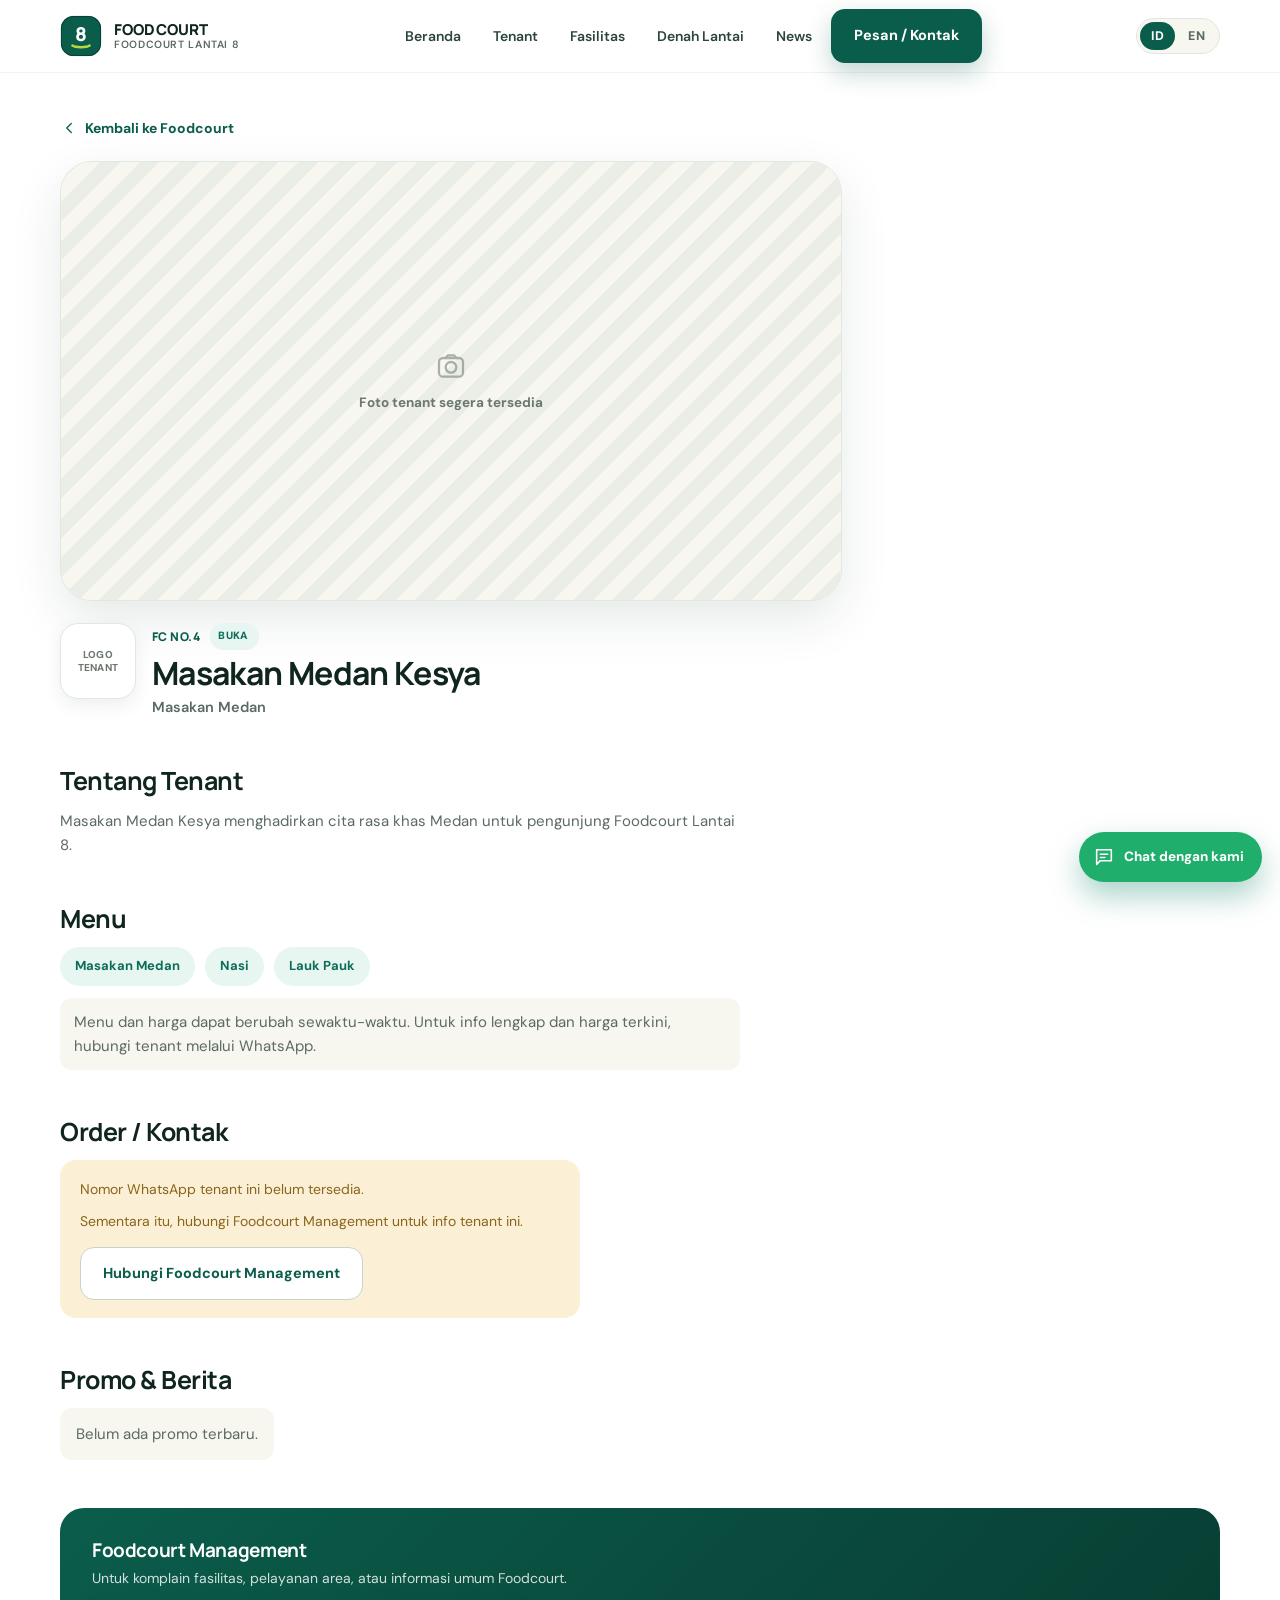
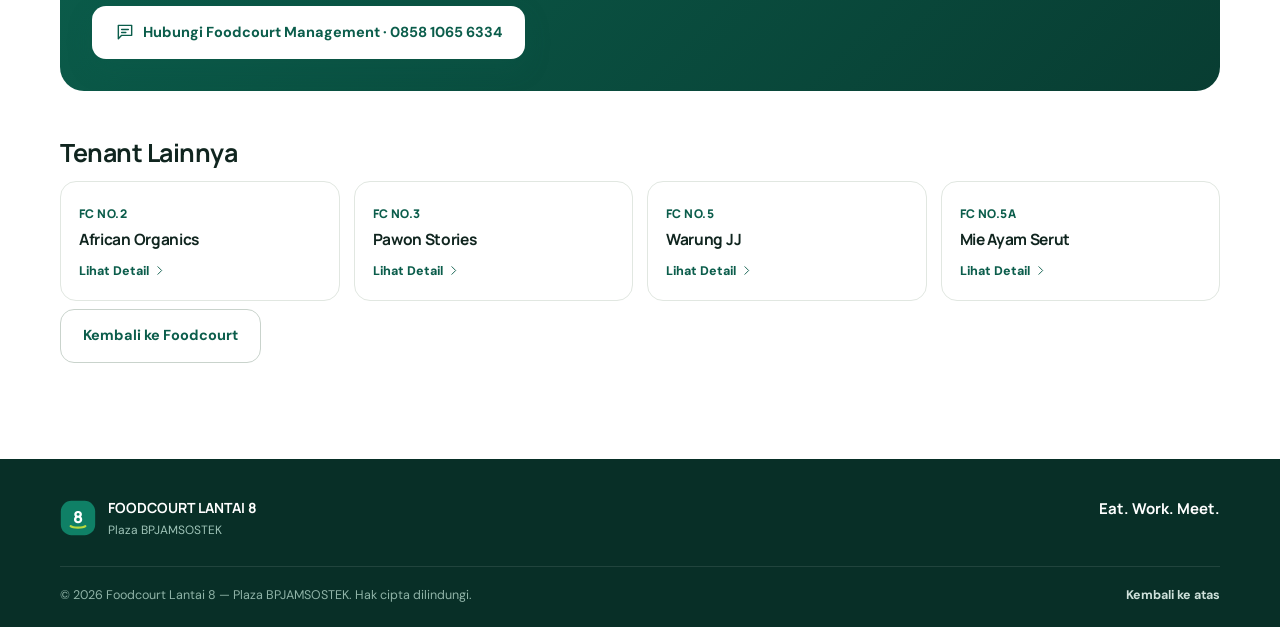
<file: tenants/masakan-medan-kesya/index.html>
<!doctype html>
<html lang="id">
<head>
<meta charset="UTF-8">
<meta name="viewport" content="width=device-width, initial-scale=1">
<meta name="theme-color" content="#0b5d4b">
<title>Masakan Medan Kesya | Foodcourt Lantai 8</title>
<meta name="description" content="Masakan Medan Kesya menghadirkan cita rasa khas Medan untuk pengunjung Foodcourt Lantai 8.">

<meta property="og:type" content="website">
<meta property="og:title" content="Masakan Medan Kesya | Foodcourt Lantai 8">
<meta property="og:description" content="Masakan Medan Kesya menghadirkan cita rasa khas Medan untuk pengunjung Foodcourt Lantai 8.">
<meta property="og:image" content="../../assets/og-image.jpg">
<meta property="og:locale" content="id_ID">
<meta property="og:locale:alternate" content="en_US">
<meta name="twitter:card" content="summary_large_image">
<meta name="twitter:title" content="Masakan Medan Kesya | Foodcourt Lantai 8">
<meta name="twitter:description" content="Masakan Medan Kesya brings authentic Medan flavors to visitors of the Level 8 Foodcourt.">
<meta name="twitter:image" content="../../assets/og-image.jpg">

<link rel="icon" type="image/svg+xml" href="../../assets/favicon.svg">
<link rel="icon" type="image/png" sizes="32x32" href="../../assets/favicon-32.png">
<link rel="icon" type="image/png" sizes="192x192" href="../../assets/favicon-192.png">
<link rel="apple-touch-icon" href="../../assets/apple-touch-icon.png">

<link rel="preconnect" href="https://fonts.googleapis.com">
<link rel="preconnect" href="https://fonts.gstatic.com" crossorigin>
<link href="https://fonts.googleapis.com/css2?family=DM+Sans:wght@400;500;700&family=Manrope:wght@700;800&display=swap" rel="stylesheet">
<link rel="stylesheet" href="../../css/style.css">
</head>
<body data-tenant-slug="masakan-medan-kesya">
<a class="skip-link" href="#main-content" data-i18n="skipLink">Langsung ke konten</a>

<header class="site-header">
  <div class="wrap nav">
    <a class="brand" href="../../index.html#home" aria-label="Foodcourt Lantai 8">
      <svg class="mark" viewBox="0 0 44 44" xmlns="http://www.w3.org/2000/svg" aria-hidden="true">
        <rect x="1" y="1" width="42" height="42" rx="13" fill="#0b5d4b"/>
        <rect x="1.5" y="1.5" width="41" height="41" rx="12.5" fill="none" stroke="#083d32" stroke-width="1"/>
        <text x="22" y="27.5" text-anchor="middle" font-family="Manrope, sans-serif" font-weight="800" font-size="20" fill="#ffffff">8</text>
        <path d="M13 32c3 2.4 15 2.4 18 0" stroke="#b9d83f" stroke-width="2.6" stroke-linecap="round" fill="none"/>
      </svg>
      <span class="brand-text"><b>FOODCOURT</b><small data-i18n="hero.title">Lantai 8 · Plaza BPJAMSOSTEK</small></span>
    </a>

    <nav class="navLinks" aria-label="Main navigation">
      <a class="navLink" href="../../index.html#home" data-i18n="nav.home">Beranda</a>
      <a class="navLink" href="../../index.html#tenants" data-i18n="nav.tenants">Tenant</a>
      <a class="navLink" href="../../index.html#facilities" data-i18n="nav.facilities">Fasilitas</a>
      <a class="navLink" href="../../index.html#floor" data-i18n="nav.floorGuide">Denah Lantai</a>
      <a class="navLink" href="../../index.html#news" data-i18n="nav.news">News</a>
      <a class="btn primary" href="../../index.html#contact" data-i18n="nav.contact">Pesan / Kontak</a>
    </nav>

    <div class="navRight">
      <div class="langSwitch" role="group" aria-label="Language / Bahasa">
        <button class="langBtn" type="button" data-lang="id" aria-pressed="true">ID</button>
        <button class="langBtn" type="button" data-lang="en" aria-pressed="false">EN</button>
      </div>
      <button class="hamb" type="button" id="hambBtn" aria-expanded="false" aria-controls="mobileNav" data-i18n-aria="nav.openMenu" aria-label="Buka menu navigasi">
        <svg class="icon icon-menu" viewBox="0 0 24 24" fill="none" stroke="currentColor" stroke-width="1.8" stroke-linecap="round"><line x1="3" y1="6" x2="21" y2="6"/><line x1="3" y1="12" x2="21" y2="12"/><line x1="3" y1="18" x2="21" y2="18"/></svg>
        <svg class="icon icon-close" viewBox="0 0 24 24" fill="none" stroke="currentColor" stroke-width="1.8" stroke-linecap="round"><line x1="6" y1="6" x2="18" y2="18"/><line x1="18" y1="6" x2="6" y2="18"/></svg>
      </button>
    </div>
  </div>
</header>

<nav id="mobileNav" aria-label="Mobile navigation">
  <a href="../../index.html#home" data-i18n="nav.home">Beranda</a>
  <a href="../../index.html#tenants" data-i18n="nav.tenants">Tenant</a>
  <a href="../../index.html#facilities" data-i18n="nav.facilities">Fasilitas</a>
  <a href="../../index.html#floor" data-i18n="nav.floorGuide">Denah Lantai</a>
  <a href="../../index.html#news" data-i18n="nav.news">News</a>
  <a class="btn primary block mobileCta" href="../../index.html#contact" data-i18n="nav.contact">Pesan / Kontak</a>
  <div class="langSwitch" role="group" aria-label="Language / Bahasa" style="margin-top:16px;align-self:flex-start">
    <button class="langBtn" type="button" data-lang="id" aria-pressed="true">ID</button>
    <button class="langBtn" type="button" data-lang="en" aria-pressed="false">EN</button>
  </div>
</nav>
<div id="navBackdrop"></div>

<main id="main-content">
  <section class="tenantDetailSection">
    <div class="wrap">
      <div id="tenantDetail"><!-- dirender oleh js/tenant.js berdasarkan data-tenant-slug di atas --></div>
    </div>
  </section>
</main>

<footer class="site-footer">
  <div class="wrap">
    <div class="footerGrid">
      <div class="footer-brand">
        <svg class="mark" viewBox="0 0 44 44" xmlns="http://www.w3.org/2000/svg" aria-hidden="true">
          <rect x="1" y="1" width="42" height="42" rx="13" fill="#0f8066"/>
          <text x="22" y="27.5" text-anchor="middle" font-family="Manrope, sans-serif" font-weight="800" font-size="20" fill="#ffffff">8</text>
          <path d="M13 32c3 2.4 15 2.4 18 0" stroke="#b9d83f" stroke-width="2.6" stroke-linecap="round" fill="none"/>
        </svg>
        <div><b>FOODCOURT LANTAI 8</b><span>Plaza BPJAMSOSTEK</span></div>
      </div>
      <div class="footer-tagline" data-i18n="footer.tagline">Eat. Work. Meet.</div>
    </div>
    <div class="footer-bottom">
      <span>&copy; <span id="footerYear">2026</span> Foodcourt Lantai 8 — Plaza BPJAMSOSTEK. <span data-i18n="footer.rights">Hak cipta dilindungi.</span></span>
      <a href="#main-content" data-i18n="footer.backToTop">Kembali ke atas</a>
    </div>
  </div>
</footer>

<a class="waFloat" data-wa-link href="https://wa.me/6285810656334" target="_blank" rel="noopener" data-i18n-aria="whatsappFloat.label" aria-label="Chat dengan kami">
  <svg class="icon" viewBox="0 0 24 24" fill="none" stroke="currentColor" stroke-width="1.7" stroke-linecap="round" stroke-linejoin="round" aria-hidden="true"><path d="M4 4h16v12H8l-4 4V4Z"/><path d="M8 9h8M8 12.5h5"/></svg>
  <span data-i18n="whatsappFloat.label">Chat dengan kami</span>
</a>

<button id="backToTop" type="button" data-i18n-aria="footer.backToTop" aria-label="Kembali ke atas">
  <svg class="icon" viewBox="0 0 24 24" fill="none" stroke="currentColor" stroke-width="1.8" stroke-linecap="round" stroke-linejoin="round" aria-hidden="true"><path d="M12 19V5"/><path d="M6 11l6-6 6 6"/></svg>
</button>

<script src="../../js/data.js" defer></script>
<script src="../../js/translations.js" defer></script>
<script src="../../js/main.js" defer></script>
<script src="../../js/tenant.js" defer></script>
</body>
</html>
</file>
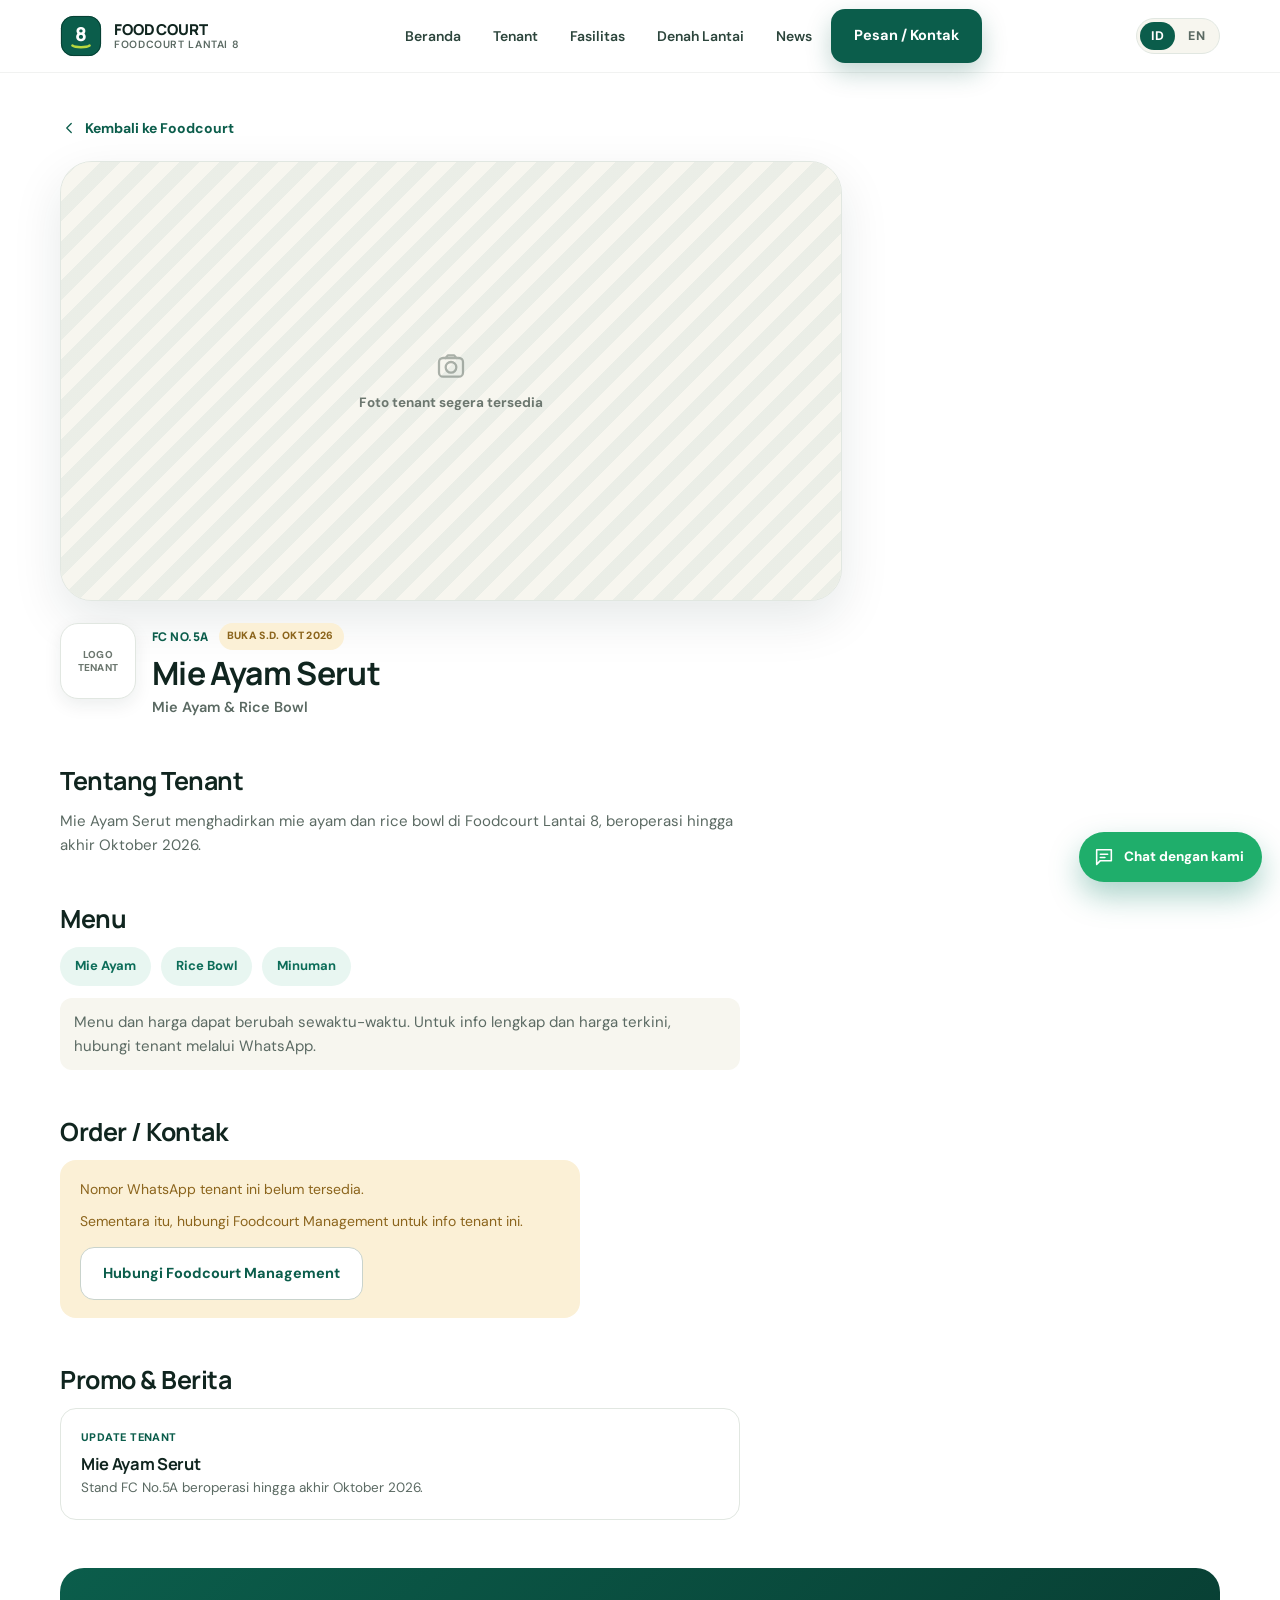
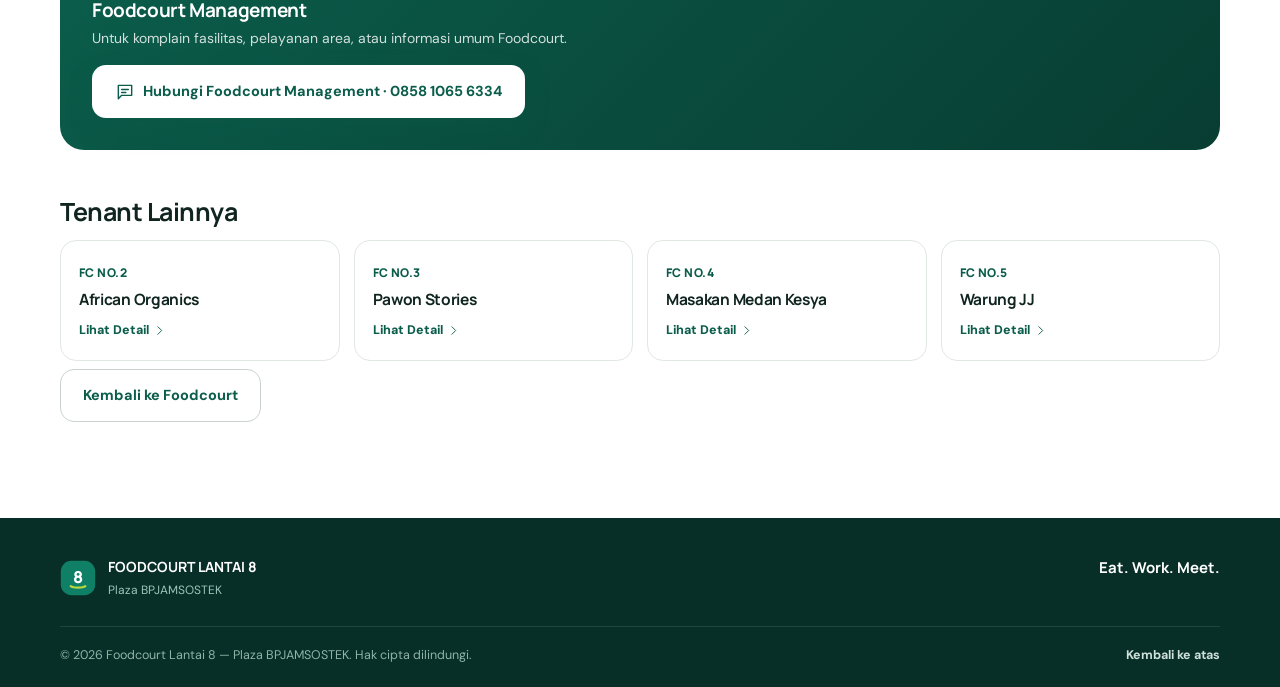
<file: tenants/mie-ayam-serut/index.html>
<!doctype html>
<html lang="id">
<head>
<meta charset="UTF-8">
<meta name="viewport" content="width=device-width, initial-scale=1">
<meta name="theme-color" content="#0b5d4b">
<title>Mie Ayam Serut | Foodcourt Lantai 8</title>
<meta name="description" content="Mie Ayam Serut menghadirkan mie ayam dan rice bowl di Foodcourt Lantai 8, beroperasi hingga akhir Oktober 2026.">

<meta property="og:type" content="website">
<meta property="og:title" content="Mie Ayam Serut | Foodcourt Lantai 8">
<meta property="og:description" content="Mie Ayam Serut menghadirkan mie ayam dan rice bowl di Foodcourt Lantai 8, beroperasi hingga akhir Oktober 2026.">
<meta property="og:image" content="../../assets/og-image.jpg">
<meta property="og:locale" content="id_ID">
<meta property="og:locale:alternate" content="en_US">
<meta name="twitter:card" content="summary_large_image">
<meta name="twitter:title" content="Mie Ayam Serut | Foodcourt Lantai 8">
<meta name="twitter:description" content="Mie Ayam Serut serves chicken noodles and rice bowls at the Level 8 Foodcourt, operating until the end of October 2026.">
<meta name="twitter:image" content="../../assets/og-image.jpg">

<link rel="icon" type="image/svg+xml" href="../../assets/favicon.svg">
<link rel="icon" type="image/png" sizes="32x32" href="../../assets/favicon-32.png">
<link rel="icon" type="image/png" sizes="192x192" href="../../assets/favicon-192.png">
<link rel="apple-touch-icon" href="../../assets/apple-touch-icon.png">

<link rel="preconnect" href="https://fonts.googleapis.com">
<link rel="preconnect" href="https://fonts.gstatic.com" crossorigin>
<link href="https://fonts.googleapis.com/css2?family=DM+Sans:wght@400;500;700&family=Manrope:wght@700;800&display=swap" rel="stylesheet">
<link rel="stylesheet" href="../../css/style.css">
</head>
<body data-tenant-slug="mie-ayam-serut">
<a class="skip-link" href="#main-content" data-i18n="skipLink">Langsung ke konten</a>

<header class="site-header">
  <div class="wrap nav">
    <a class="brand" href="../../index.html#home" aria-label="Foodcourt Lantai 8">
      <svg class="mark" viewBox="0 0 44 44" xmlns="http://www.w3.org/2000/svg" aria-hidden="true">
        <rect x="1" y="1" width="42" height="42" rx="13" fill="#0b5d4b"/>
        <rect x="1.5" y="1.5" width="41" height="41" rx="12.5" fill="none" stroke="#083d32" stroke-width="1"/>
        <text x="22" y="27.5" text-anchor="middle" font-family="Manrope, sans-serif" font-weight="800" font-size="20" fill="#ffffff">8</text>
        <path d="M13 32c3 2.4 15 2.4 18 0" stroke="#b9d83f" stroke-width="2.6" stroke-linecap="round" fill="none"/>
      </svg>
      <span class="brand-text"><b>FOODCOURT</b><small data-i18n="hero.title">Lantai 8 · Plaza BPJAMSOSTEK</small></span>
    </a>

    <nav class="navLinks" aria-label="Main navigation">
      <a class="navLink" href="../../index.html#home" data-i18n="nav.home">Beranda</a>
      <a class="navLink" href="../../index.html#tenants" data-i18n="nav.tenants">Tenant</a>
      <a class="navLink" href="../../index.html#facilities" data-i18n="nav.facilities">Fasilitas</a>
      <a class="navLink" href="../../index.html#floor" data-i18n="nav.floorGuide">Denah Lantai</a>
      <a class="navLink" href="../../index.html#news" data-i18n="nav.news">News</a>
      <a class="btn primary" href="../../index.html#contact" data-i18n="nav.contact">Pesan / Kontak</a>
    </nav>

    <div class="navRight">
      <div class="langSwitch" role="group" aria-label="Language / Bahasa">
        <button class="langBtn" type="button" data-lang="id" aria-pressed="true">ID</button>
        <button class="langBtn" type="button" data-lang="en" aria-pressed="false">EN</button>
      </div>
      <button class="hamb" type="button" id="hambBtn" aria-expanded="false" aria-controls="mobileNav" data-i18n-aria="nav.openMenu" aria-label="Buka menu navigasi">
        <svg class="icon icon-menu" viewBox="0 0 24 24" fill="none" stroke="currentColor" stroke-width="1.8" stroke-linecap="round"><line x1="3" y1="6" x2="21" y2="6"/><line x1="3" y1="12" x2="21" y2="12"/><line x1="3" y1="18" x2="21" y2="18"/></svg>
        <svg class="icon icon-close" viewBox="0 0 24 24" fill="none" stroke="currentColor" stroke-width="1.8" stroke-linecap="round"><line x1="6" y1="6" x2="18" y2="18"/><line x1="18" y1="6" x2="6" y2="18"/></svg>
      </button>
    </div>
  </div>
</header>

<nav id="mobileNav" aria-label="Mobile navigation">
  <a href="../../index.html#home" data-i18n="nav.home">Beranda</a>
  <a href="../../index.html#tenants" data-i18n="nav.tenants">Tenant</a>
  <a href="../../index.html#facilities" data-i18n="nav.facilities">Fasilitas</a>
  <a href="../../index.html#floor" data-i18n="nav.floorGuide">Denah Lantai</a>
  <a href="../../index.html#news" data-i18n="nav.news">News</a>
  <a class="btn primary block mobileCta" href="../../index.html#contact" data-i18n="nav.contact">Pesan / Kontak</a>
  <div class="langSwitch" role="group" aria-label="Language / Bahasa" style="margin-top:16px;align-self:flex-start">
    <button class="langBtn" type="button" data-lang="id" aria-pressed="true">ID</button>
    <button class="langBtn" type="button" data-lang="en" aria-pressed="false">EN</button>
  </div>
</nav>
<div id="navBackdrop"></div>

<main id="main-content">
  <section class="tenantDetailSection">
    <div class="wrap">
      <div id="tenantDetail"><!-- dirender oleh js/tenant.js berdasarkan data-tenant-slug di atas --></div>
    </div>
  </section>
</main>

<footer class="site-footer">
  <div class="wrap">
    <div class="footerGrid">
      <div class="footer-brand">
        <svg class="mark" viewBox="0 0 44 44" xmlns="http://www.w3.org/2000/svg" aria-hidden="true">
          <rect x="1" y="1" width="42" height="42" rx="13" fill="#0f8066"/>
          <text x="22" y="27.5" text-anchor="middle" font-family="Manrope, sans-serif" font-weight="800" font-size="20" fill="#ffffff">8</text>
          <path d="M13 32c3 2.4 15 2.4 18 0" stroke="#b9d83f" stroke-width="2.6" stroke-linecap="round" fill="none"/>
        </svg>
        <div><b>FOODCOURT LANTAI 8</b><span>Plaza BPJAMSOSTEK</span></div>
      </div>
      <div class="footer-tagline" data-i18n="footer.tagline">Eat. Work. Meet.</div>
    </div>
    <div class="footer-bottom">
      <span>&copy; <span id="footerYear">2026</span> Foodcourt Lantai 8 — Plaza BPJAMSOSTEK. <span data-i18n="footer.rights">Hak cipta dilindungi.</span></span>
      <a href="#main-content" data-i18n="footer.backToTop">Kembali ke atas</a>
    </div>
  </div>
</footer>

<a class="waFloat" data-wa-link href="https://wa.me/6285810656334" target="_blank" rel="noopener" data-i18n-aria="whatsappFloat.label" aria-label="Chat dengan kami">
  <svg class="icon" viewBox="0 0 24 24" fill="none" stroke="currentColor" stroke-width="1.7" stroke-linecap="round" stroke-linejoin="round" aria-hidden="true"><path d="M4 4h16v12H8l-4 4V4Z"/><path d="M8 9h8M8 12.5h5"/></svg>
  <span data-i18n="whatsappFloat.label">Chat dengan kami</span>
</a>

<button id="backToTop" type="button" data-i18n-aria="footer.backToTop" aria-label="Kembali ke atas">
  <svg class="icon" viewBox="0 0 24 24" fill="none" stroke="currentColor" stroke-width="1.8" stroke-linecap="round" stroke-linejoin="round" aria-hidden="true"><path d="M12 19V5"/><path d="M6 11l6-6 6 6"/></svg>
</button>

<script src="../../js/data.js" defer></script>
<script src="../../js/translations.js" defer></script>
<script src="../../js/main.js" defer></script>
<script src="../../js/tenant.js" defer></script>
</body>
</html>
</file>
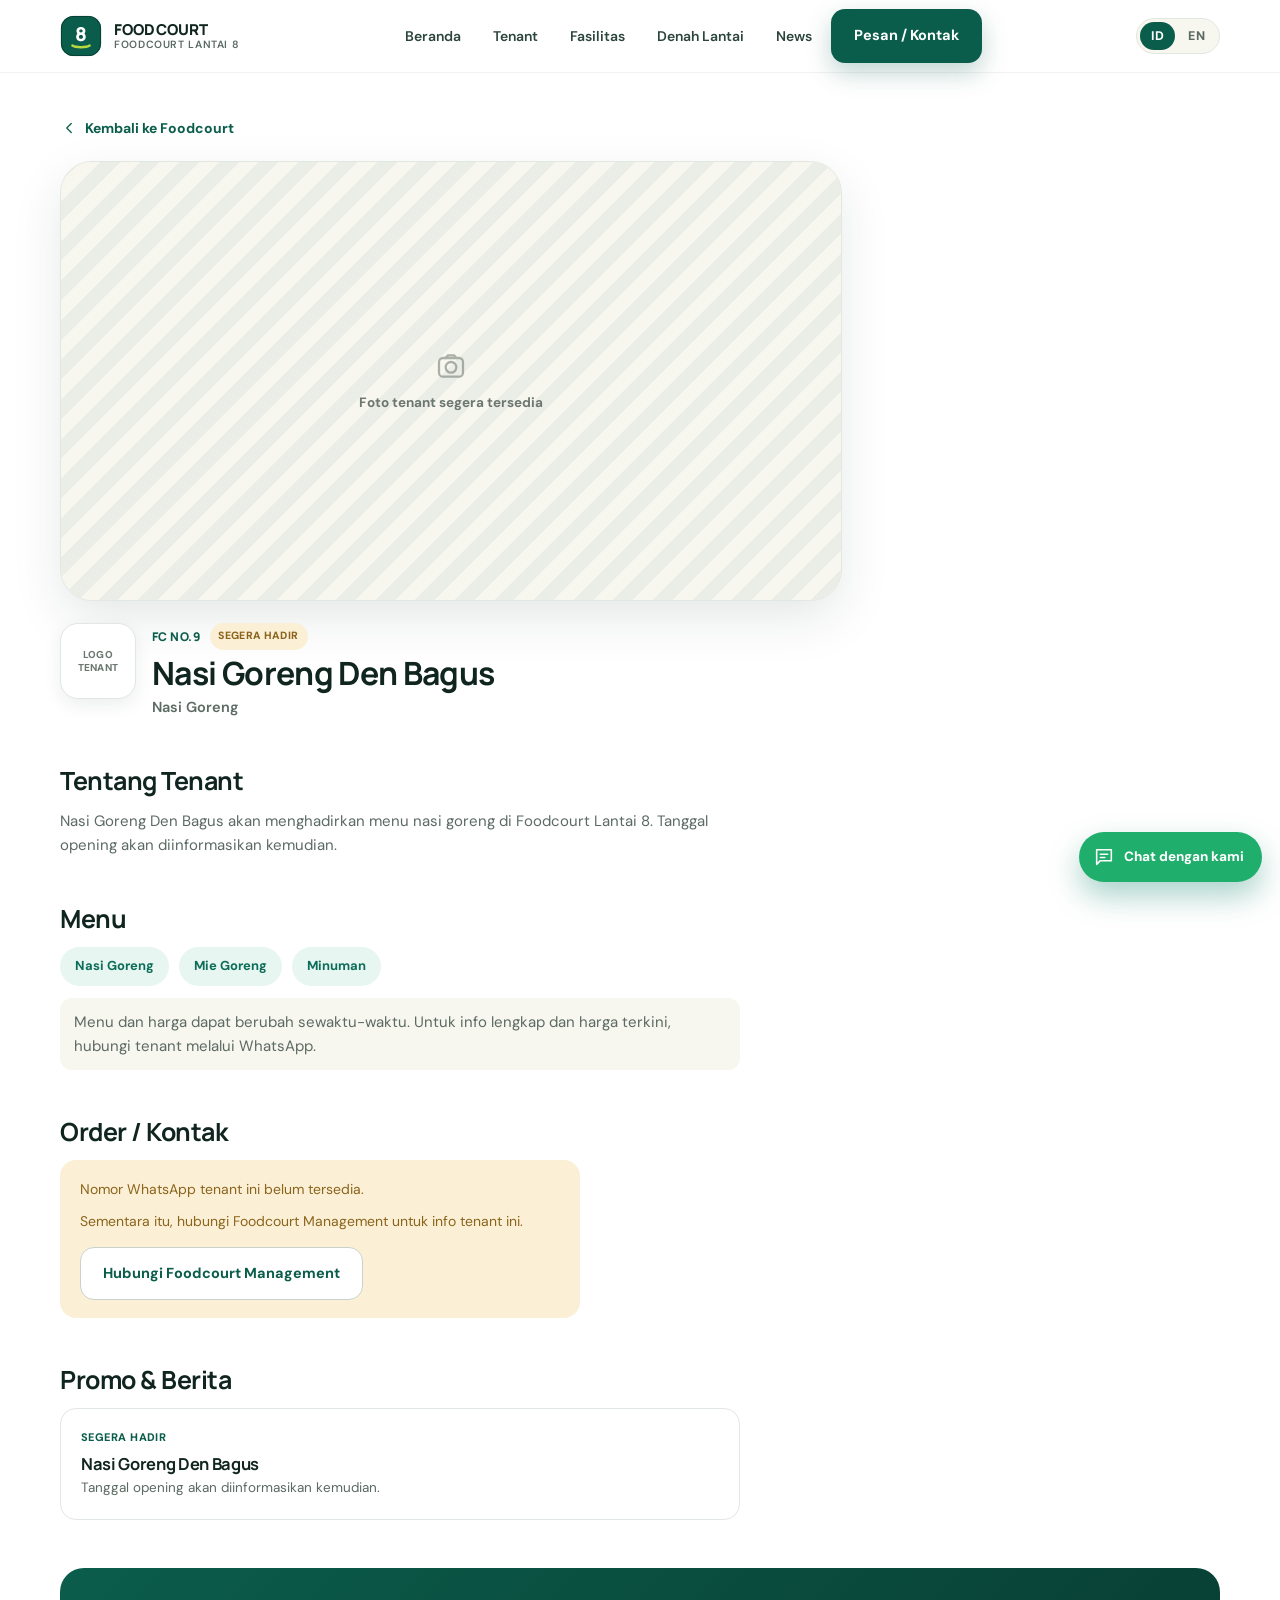
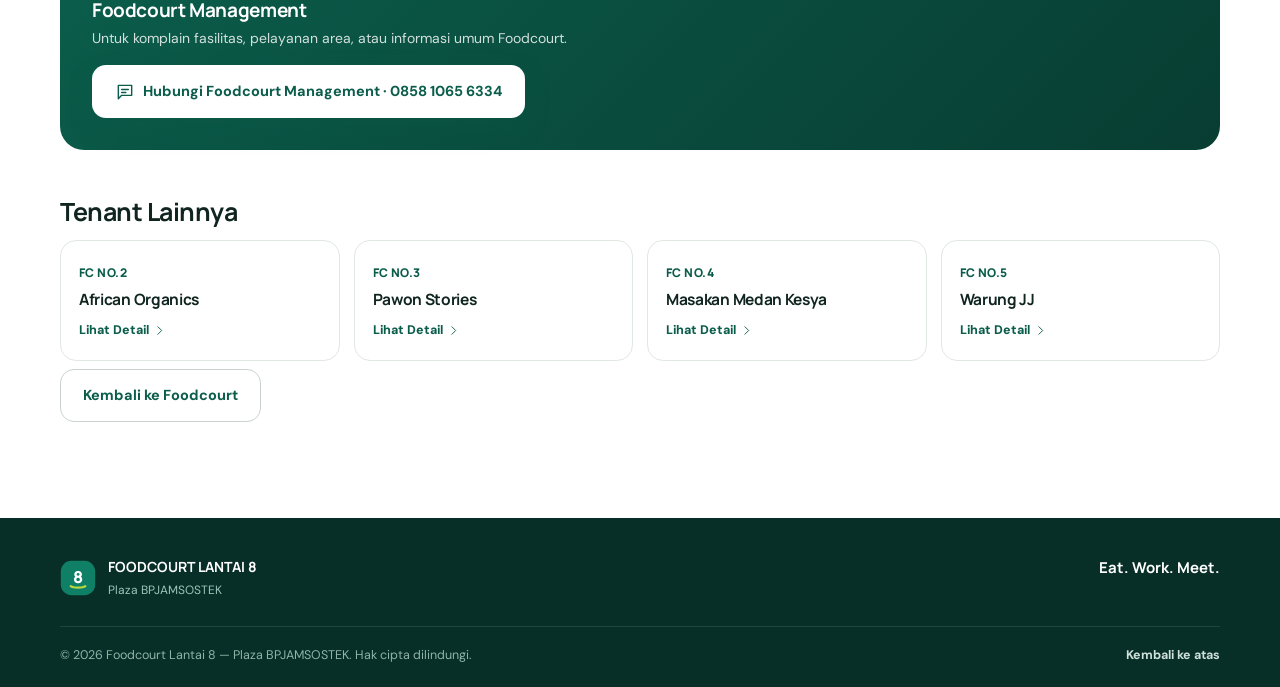
<file: tenants/nasi-goreng-den-bagus/index.html>
<!doctype html>
<html lang="id">
<head>
<meta charset="UTF-8">
<meta name="viewport" content="width=device-width, initial-scale=1">
<meta name="theme-color" content="#0b5d4b">
<title>Nasi Goreng Den Bagus | Foodcourt Lantai 8</title>
<meta name="description" content="Nasi Goreng Den Bagus akan menghadirkan menu nasi goreng di Foodcourt Lantai 8. Tanggal opening akan diinformasikan kemudian.">

<meta property="og:type" content="website">
<meta property="og:title" content="Nasi Goreng Den Bagus | Foodcourt Lantai 8">
<meta property="og:description" content="Nasi Goreng Den Bagus akan menghadirkan menu nasi goreng di Foodcourt Lantai 8. Tanggal opening akan diinformasikan kemudian.">
<meta property="og:image" content="../../assets/og-image.jpg">
<meta property="og:locale" content="id_ID">
<meta property="og:locale:alternate" content="en_US">
<meta name="twitter:card" content="summary_large_image">
<meta name="twitter:title" content="Nasi Goreng Den Bagus | Foodcourt Lantai 8">
<meta name="twitter:description" content="Nasi Goreng Den Bagus will serve fried rice dishes at the Level 8 Foodcourt. The opening date will be announced soon.">
<meta name="twitter:image" content="../../assets/og-image.jpg">

<link rel="icon" type="image/svg+xml" href="../../assets/favicon.svg">
<link rel="icon" type="image/png" sizes="32x32" href="../../assets/favicon-32.png">
<link rel="icon" type="image/png" sizes="192x192" href="../../assets/favicon-192.png">
<link rel="apple-touch-icon" href="../../assets/apple-touch-icon.png">

<link rel="preconnect" href="https://fonts.googleapis.com">
<link rel="preconnect" href="https://fonts.gstatic.com" crossorigin>
<link href="https://fonts.googleapis.com/css2?family=DM+Sans:wght@400;500;700&family=Manrope:wght@700;800&display=swap" rel="stylesheet">
<link rel="stylesheet" href="../../css/style.css">
</head>
<body data-tenant-slug="nasi-goreng-den-bagus">
<a class="skip-link" href="#main-content" data-i18n="skipLink">Langsung ke konten</a>

<header class="site-header">
  <div class="wrap nav">
    <a class="brand" href="../../index.html#home" aria-label="Foodcourt Lantai 8">
      <svg class="mark" viewBox="0 0 44 44" xmlns="http://www.w3.org/2000/svg" aria-hidden="true">
        <rect x="1" y="1" width="42" height="42" rx="13" fill="#0b5d4b"/>
        <rect x="1.5" y="1.5" width="41" height="41" rx="12.5" fill="none" stroke="#083d32" stroke-width="1"/>
        <text x="22" y="27.5" text-anchor="middle" font-family="Manrope, sans-serif" font-weight="800" font-size="20" fill="#ffffff">8</text>
        <path d="M13 32c3 2.4 15 2.4 18 0" stroke="#b9d83f" stroke-width="2.6" stroke-linecap="round" fill="none"/>
      </svg>
      <span class="brand-text"><b>FOODCOURT</b><small data-i18n="hero.title">Lantai 8 · Plaza BPJAMSOSTEK</small></span>
    </a>

    <nav class="navLinks" aria-label="Main navigation">
      <a class="navLink" href="../../index.html#home" data-i18n="nav.home">Beranda</a>
      <a class="navLink" href="../../index.html#tenants" data-i18n="nav.tenants">Tenant</a>
      <a class="navLink" href="../../index.html#facilities" data-i18n="nav.facilities">Fasilitas</a>
      <a class="navLink" href="../../index.html#floor" data-i18n="nav.floorGuide">Denah Lantai</a>
      <a class="navLink" href="../../index.html#news" data-i18n="nav.news">News</a>
      <a class="btn primary" href="../../index.html#contact" data-i18n="nav.contact">Pesan / Kontak</a>
    </nav>

    <div class="navRight">
      <div class="langSwitch" role="group" aria-label="Language / Bahasa">
        <button class="langBtn" type="button" data-lang="id" aria-pressed="true">ID</button>
        <button class="langBtn" type="button" data-lang="en" aria-pressed="false">EN</button>
      </div>
      <button class="hamb" type="button" id="hambBtn" aria-expanded="false" aria-controls="mobileNav" data-i18n-aria="nav.openMenu" aria-label="Buka menu navigasi">
        <svg class="icon icon-menu" viewBox="0 0 24 24" fill="none" stroke="currentColor" stroke-width="1.8" stroke-linecap="round"><line x1="3" y1="6" x2="21" y2="6"/><line x1="3" y1="12" x2="21" y2="12"/><line x1="3" y1="18" x2="21" y2="18"/></svg>
        <svg class="icon icon-close" viewBox="0 0 24 24" fill="none" stroke="currentColor" stroke-width="1.8" stroke-linecap="round"><line x1="6" y1="6" x2="18" y2="18"/><line x1="18" y1="6" x2="6" y2="18"/></svg>
      </button>
    </div>
  </div>
</header>

<nav id="mobileNav" aria-label="Mobile navigation">
  <a href="../../index.html#home" data-i18n="nav.home">Beranda</a>
  <a href="../../index.html#tenants" data-i18n="nav.tenants">Tenant</a>
  <a href="../../index.html#facilities" data-i18n="nav.facilities">Fasilitas</a>
  <a href="../../index.html#floor" data-i18n="nav.floorGuide">Denah Lantai</a>
  <a href="../../index.html#news" data-i18n="nav.news">News</a>
  <a class="btn primary block mobileCta" href="../../index.html#contact" data-i18n="nav.contact">Pesan / Kontak</a>
  <div class="langSwitch" role="group" aria-label="Language / Bahasa" style="margin-top:16px;align-self:flex-start">
    <button class="langBtn" type="button" data-lang="id" aria-pressed="true">ID</button>
    <button class="langBtn" type="button" data-lang="en" aria-pressed="false">EN</button>
  </div>
</nav>
<div id="navBackdrop"></div>

<main id="main-content">
  <section class="tenantDetailSection">
    <div class="wrap">
      <div id="tenantDetail"><!-- dirender oleh js/tenant.js berdasarkan data-tenant-slug di atas --></div>
    </div>
  </section>
</main>

<footer class="site-footer">
  <div class="wrap">
    <div class="footerGrid">
      <div class="footer-brand">
        <svg class="mark" viewBox="0 0 44 44" xmlns="http://www.w3.org/2000/svg" aria-hidden="true">
          <rect x="1" y="1" width="42" height="42" rx="13" fill="#0f8066"/>
          <text x="22" y="27.5" text-anchor="middle" font-family="Manrope, sans-serif" font-weight="800" font-size="20" fill="#ffffff">8</text>
          <path d="M13 32c3 2.4 15 2.4 18 0" stroke="#b9d83f" stroke-width="2.6" stroke-linecap="round" fill="none"/>
        </svg>
        <div><b>FOODCOURT LANTAI 8</b><span>Plaza BPJAMSOSTEK</span></div>
      </div>
      <div class="footer-tagline" data-i18n="footer.tagline">Eat. Work. Meet.</div>
    </div>
    <div class="footer-bottom">
      <span>&copy; <span id="footerYear">2026</span> Foodcourt Lantai 8 — Plaza BPJAMSOSTEK. <span data-i18n="footer.rights">Hak cipta dilindungi.</span></span>
      <a href="#main-content" data-i18n="footer.backToTop">Kembali ke atas</a>
    </div>
  </div>
</footer>

<a class="waFloat" data-wa-link href="https://wa.me/6285810656334" target="_blank" rel="noopener" data-i18n-aria="whatsappFloat.label" aria-label="Chat dengan kami">
  <svg class="icon" viewBox="0 0 24 24" fill="none" stroke="currentColor" stroke-width="1.7" stroke-linecap="round" stroke-linejoin="round" aria-hidden="true"><path d="M4 4h16v12H8l-4 4V4Z"/><path d="M8 9h8M8 12.5h5"/></svg>
  <span data-i18n="whatsappFloat.label">Chat dengan kami</span>
</a>

<button id="backToTop" type="button" data-i18n-aria="footer.backToTop" aria-label="Kembali ke atas">
  <svg class="icon" viewBox="0 0 24 24" fill="none" stroke="currentColor" stroke-width="1.8" stroke-linecap="round" stroke-linejoin="round" aria-hidden="true"><path d="M12 19V5"/><path d="M6 11l6-6 6 6"/></svg>
</button>

<script src="../../js/data.js" defer></script>
<script src="../../js/translations.js" defer></script>
<script src="../../js/main.js" defer></script>
<script src="../../js/tenant.js" defer></script>
</body>
</html>
</file>
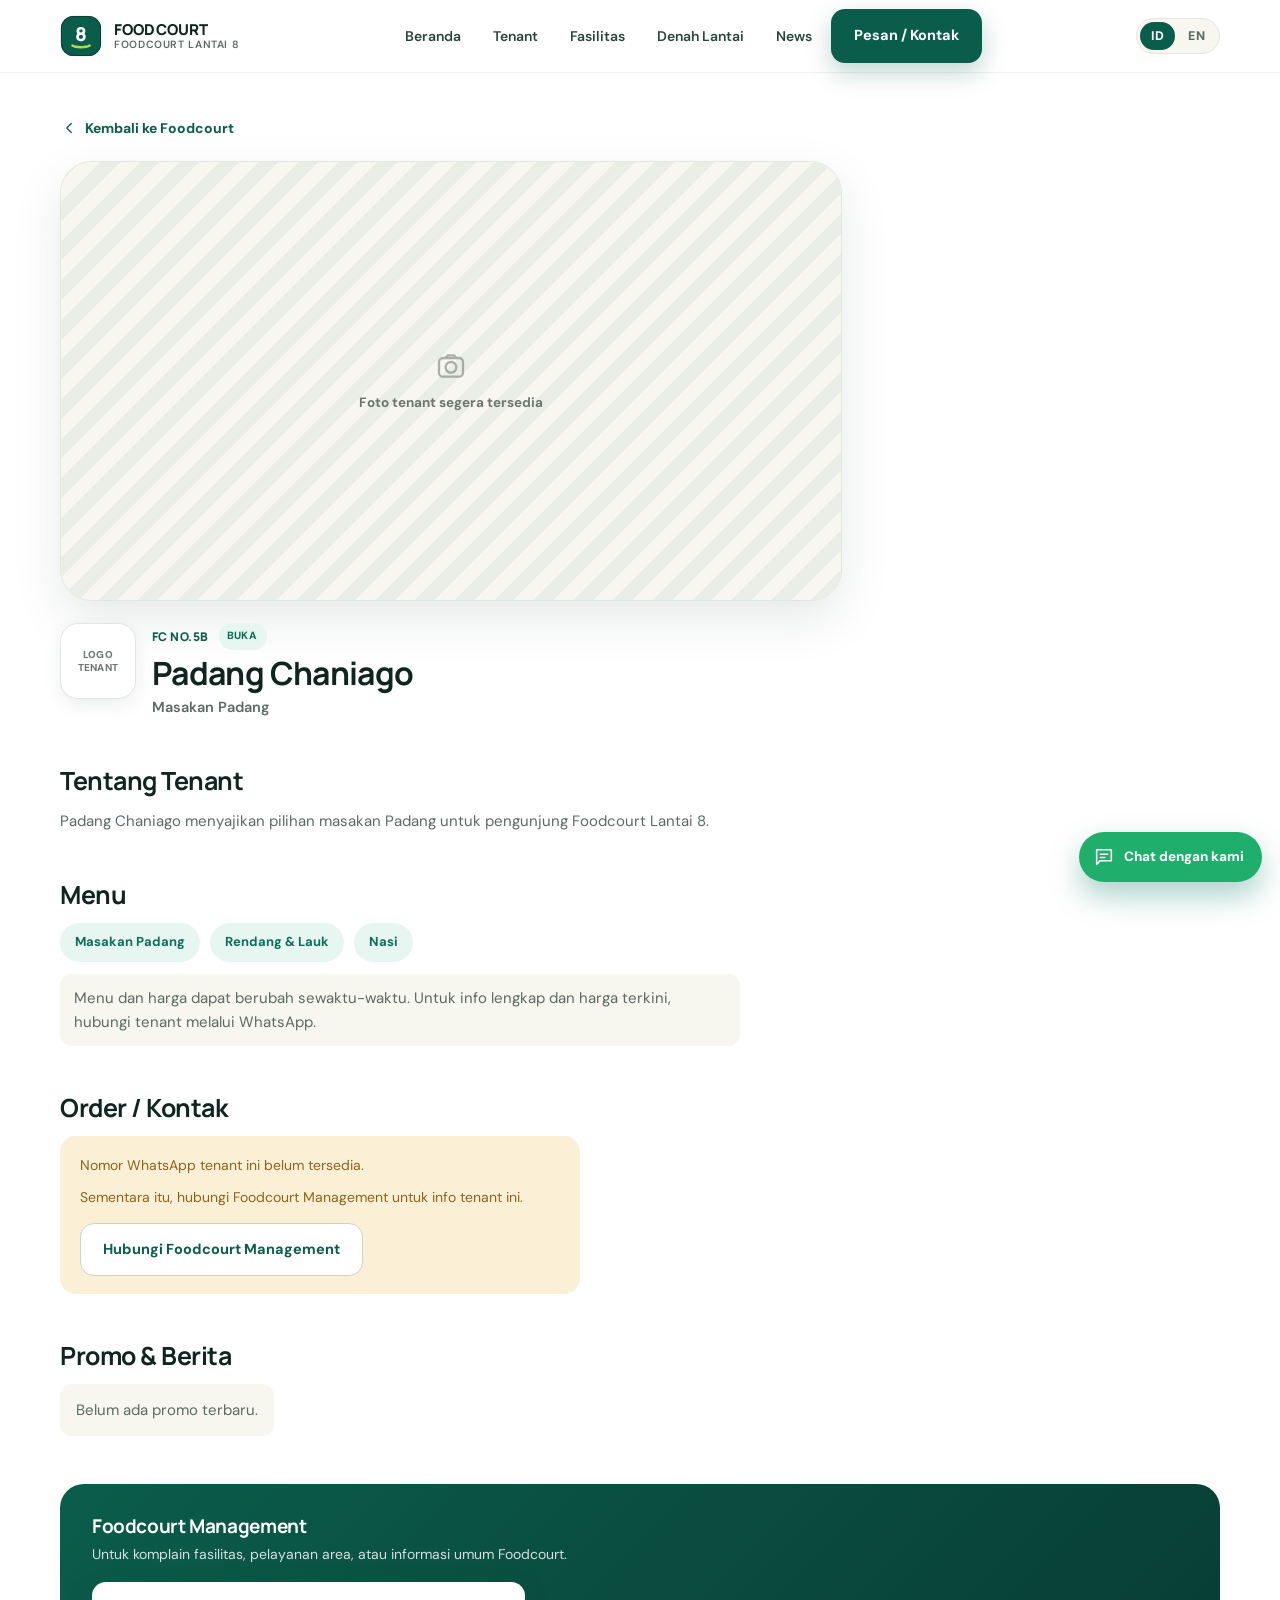
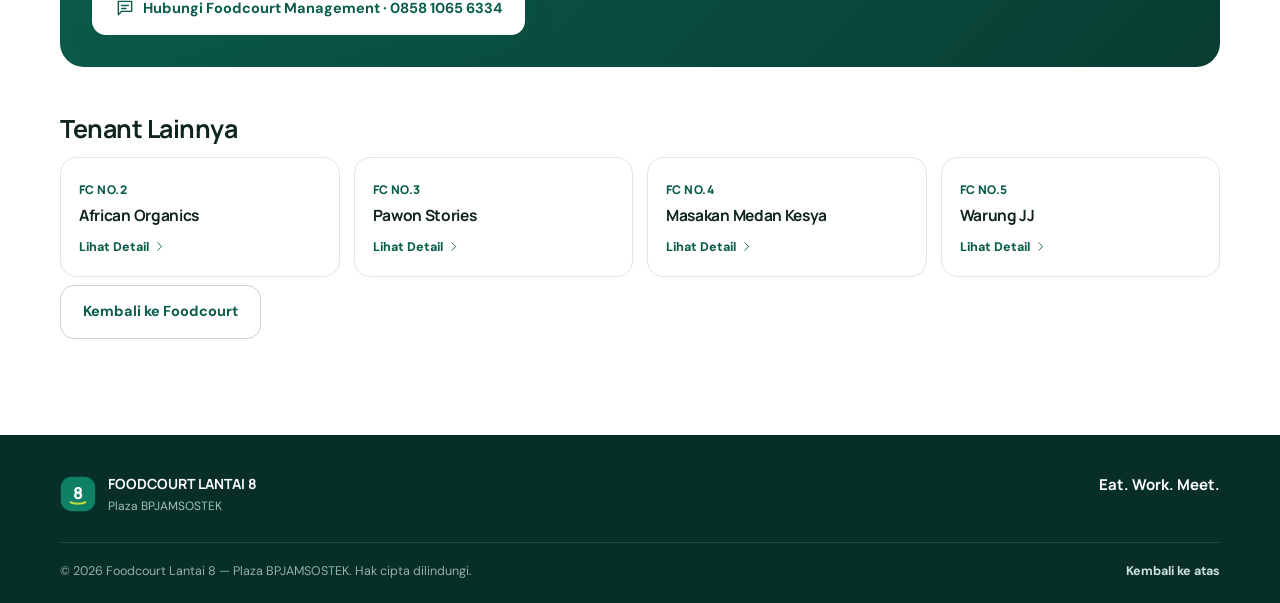
<file: tenants/padang-chaniago/index.html>
<!doctype html>
<html lang="id">
<head>
<meta charset="UTF-8">
<meta name="viewport" content="width=device-width, initial-scale=1">
<meta name="theme-color" content="#0b5d4b">
<title>Padang Chaniago | Foodcourt Lantai 8</title>
<meta name="description" content="Padang Chaniago menyajikan pilihan masakan Padang untuk pengunjung Foodcourt Lantai 8.">

<meta property="og:type" content="website">
<meta property="og:title" content="Padang Chaniago | Foodcourt Lantai 8">
<meta property="og:description" content="Padang Chaniago menyajikan pilihan masakan Padang untuk pengunjung Foodcourt Lantai 8.">
<meta property="og:image" content="../../assets/og-image.jpg">
<meta property="og:locale" content="id_ID">
<meta property="og:locale:alternate" content="en_US">
<meta name="twitter:card" content="summary_large_image">
<meta name="twitter:title" content="Padang Chaniago | Foodcourt Lantai 8">
<meta name="twitter:description" content="Padang Chaniago serves Padang cuisine favorites for visitors of the Level 8 Foodcourt.">
<meta name="twitter:image" content="../../assets/og-image.jpg">

<link rel="icon" type="image/svg+xml" href="../../assets/favicon.svg">
<link rel="icon" type="image/png" sizes="32x32" href="../../assets/favicon-32.png">
<link rel="icon" type="image/png" sizes="192x192" href="../../assets/favicon-192.png">
<link rel="apple-touch-icon" href="../../assets/apple-touch-icon.png">

<link rel="preconnect" href="https://fonts.googleapis.com">
<link rel="preconnect" href="https://fonts.gstatic.com" crossorigin>
<link href="https://fonts.googleapis.com/css2?family=DM+Sans:wght@400;500;700&family=Manrope:wght@700;800&display=swap" rel="stylesheet">
<link rel="stylesheet" href="../../css/style.css">
</head>
<body data-tenant-slug="padang-chaniago">
<a class="skip-link" href="#main-content" data-i18n="skipLink">Langsung ke konten</a>

<header class="site-header">
  <div class="wrap nav">
    <a class="brand" href="../../index.html#home" aria-label="Foodcourt Lantai 8">
      <svg class="mark" viewBox="0 0 44 44" xmlns="http://www.w3.org/2000/svg" aria-hidden="true">
        <rect x="1" y="1" width="42" height="42" rx="13" fill="#0b5d4b"/>
        <rect x="1.5" y="1.5" width="41" height="41" rx="12.5" fill="none" stroke="#083d32" stroke-width="1"/>
        <text x="22" y="27.5" text-anchor="middle" font-family="Manrope, sans-serif" font-weight="800" font-size="20" fill="#ffffff">8</text>
        <path d="M13 32c3 2.4 15 2.4 18 0" stroke="#b9d83f" stroke-width="2.6" stroke-linecap="round" fill="none"/>
      </svg>
      <span class="brand-text"><b>FOODCOURT</b><small data-i18n="hero.title">Lantai 8 · Plaza BPJAMSOSTEK</small></span>
    </a>

    <nav class="navLinks" aria-label="Main navigation">
      <a class="navLink" href="../../index.html#home" data-i18n="nav.home">Beranda</a>
      <a class="navLink" href="../../index.html#tenants" data-i18n="nav.tenants">Tenant</a>
      <a class="navLink" href="../../index.html#facilities" data-i18n="nav.facilities">Fasilitas</a>
      <a class="navLink" href="../../index.html#floor" data-i18n="nav.floorGuide">Denah Lantai</a>
      <a class="navLink" href="../../index.html#news" data-i18n="nav.news">News</a>
      <a class="btn primary" href="../../index.html#contact" data-i18n="nav.contact">Pesan / Kontak</a>
    </nav>

    <div class="navRight">
      <div class="langSwitch" role="group" aria-label="Language / Bahasa">
        <button class="langBtn" type="button" data-lang="id" aria-pressed="true">ID</button>
        <button class="langBtn" type="button" data-lang="en" aria-pressed="false">EN</button>
      </div>
      <button class="hamb" type="button" id="hambBtn" aria-expanded="false" aria-controls="mobileNav" data-i18n-aria="nav.openMenu" aria-label="Buka menu navigasi">
        <svg class="icon icon-menu" viewBox="0 0 24 24" fill="none" stroke="currentColor" stroke-width="1.8" stroke-linecap="round"><line x1="3" y1="6" x2="21" y2="6"/><line x1="3" y1="12" x2="21" y2="12"/><line x1="3" y1="18" x2="21" y2="18"/></svg>
        <svg class="icon icon-close" viewBox="0 0 24 24" fill="none" stroke="currentColor" stroke-width="1.8" stroke-linecap="round"><line x1="6" y1="6" x2="18" y2="18"/><line x1="18" y1="6" x2="6" y2="18"/></svg>
      </button>
    </div>
  </div>
</header>

<nav id="mobileNav" aria-label="Mobile navigation">
  <a href="../../index.html#home" data-i18n="nav.home">Beranda</a>
  <a href="../../index.html#tenants" data-i18n="nav.tenants">Tenant</a>
  <a href="../../index.html#facilities" data-i18n="nav.facilities">Fasilitas</a>
  <a href="../../index.html#floor" data-i18n="nav.floorGuide">Denah Lantai</a>
  <a href="../../index.html#news" data-i18n="nav.news">News</a>
  <a class="btn primary block mobileCta" href="../../index.html#contact" data-i18n="nav.contact">Pesan / Kontak</a>
  <div class="langSwitch" role="group" aria-label="Language / Bahasa" style="margin-top:16px;align-self:flex-start">
    <button class="langBtn" type="button" data-lang="id" aria-pressed="true">ID</button>
    <button class="langBtn" type="button" data-lang="en" aria-pressed="false">EN</button>
  </div>
</nav>
<div id="navBackdrop"></div>

<main id="main-content">
  <section class="tenantDetailSection">
    <div class="wrap">
      <div id="tenantDetail"><!-- dirender oleh js/tenant.js berdasarkan data-tenant-slug di atas --></div>
    </div>
  </section>
</main>

<footer class="site-footer">
  <div class="wrap">
    <div class="footerGrid">
      <div class="footer-brand">
        <svg class="mark" viewBox="0 0 44 44" xmlns="http://www.w3.org/2000/svg" aria-hidden="true">
          <rect x="1" y="1" width="42" height="42" rx="13" fill="#0f8066"/>
          <text x="22" y="27.5" text-anchor="middle" font-family="Manrope, sans-serif" font-weight="800" font-size="20" fill="#ffffff">8</text>
          <path d="M13 32c3 2.4 15 2.4 18 0" stroke="#b9d83f" stroke-width="2.6" stroke-linecap="round" fill="none"/>
        </svg>
        <div><b>FOODCOURT LANTAI 8</b><span>Plaza BPJAMSOSTEK</span></div>
      </div>
      <div class="footer-tagline" data-i18n="footer.tagline">Eat. Work. Meet.</div>
    </div>
    <div class="footer-bottom">
      <span>&copy; <span id="footerYear">2026</span> Foodcourt Lantai 8 — Plaza BPJAMSOSTEK. <span data-i18n="footer.rights">Hak cipta dilindungi.</span></span>
      <a href="#main-content" data-i18n="footer.backToTop">Kembali ke atas</a>
    </div>
  </div>
</footer>

<a class="waFloat" data-wa-link href="https://wa.me/6285810656334" target="_blank" rel="noopener" data-i18n-aria="whatsappFloat.label" aria-label="Chat dengan kami">
  <svg class="icon" viewBox="0 0 24 24" fill="none" stroke="currentColor" stroke-width="1.7" stroke-linecap="round" stroke-linejoin="round" aria-hidden="true"><path d="M4 4h16v12H8l-4 4V4Z"/><path d="M8 9h8M8 12.5h5"/></svg>
  <span data-i18n="whatsappFloat.label">Chat dengan kami</span>
</a>

<button id="backToTop" type="button" data-i18n-aria="footer.backToTop" aria-label="Kembali ke atas">
  <svg class="icon" viewBox="0 0 24 24" fill="none" stroke="currentColor" stroke-width="1.8" stroke-linecap="round" stroke-linejoin="round" aria-hidden="true"><path d="M12 19V5"/><path d="M6 11l6-6 6 6"/></svg>
</button>

<script src="../../js/data.js" defer></script>
<script src="../../js/translations.js" defer></script>
<script src="../../js/main.js" defer></script>
<script src="../../js/tenant.js" defer></script>
</body>
</html>
</file>
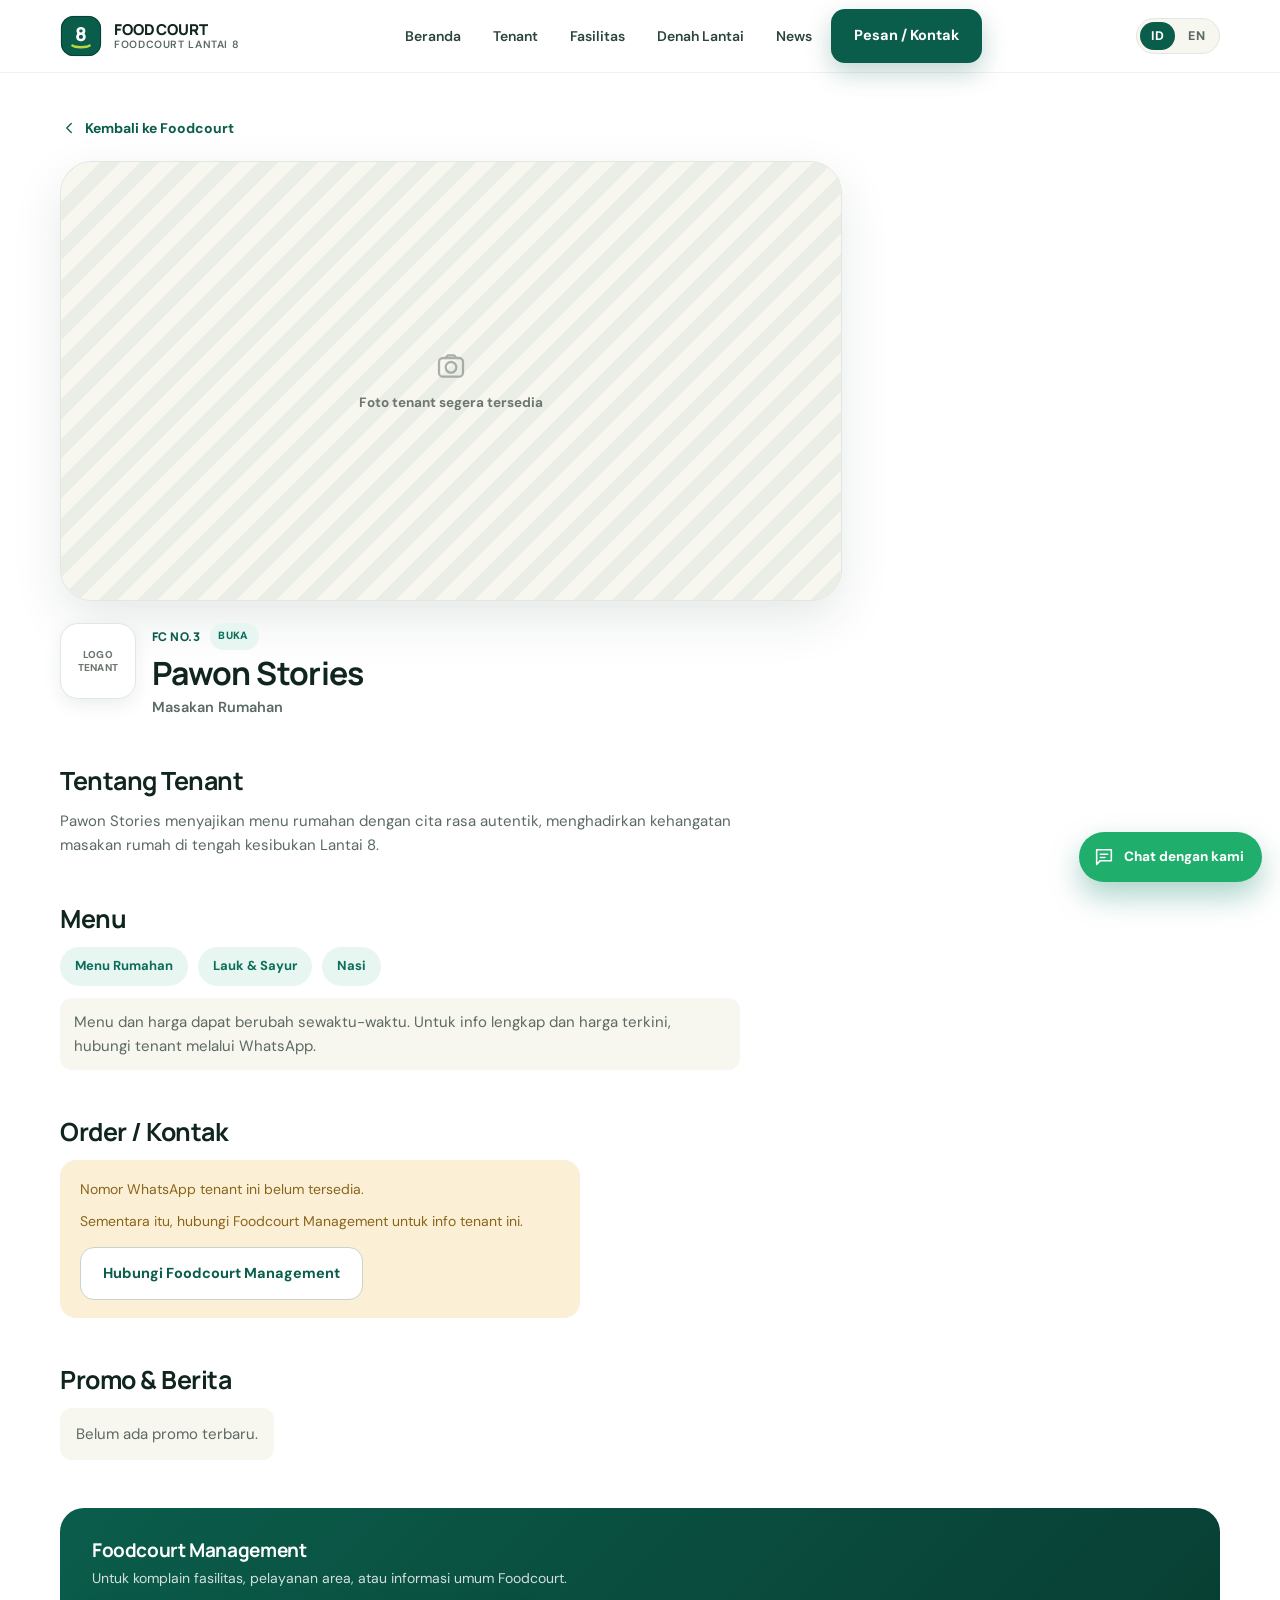
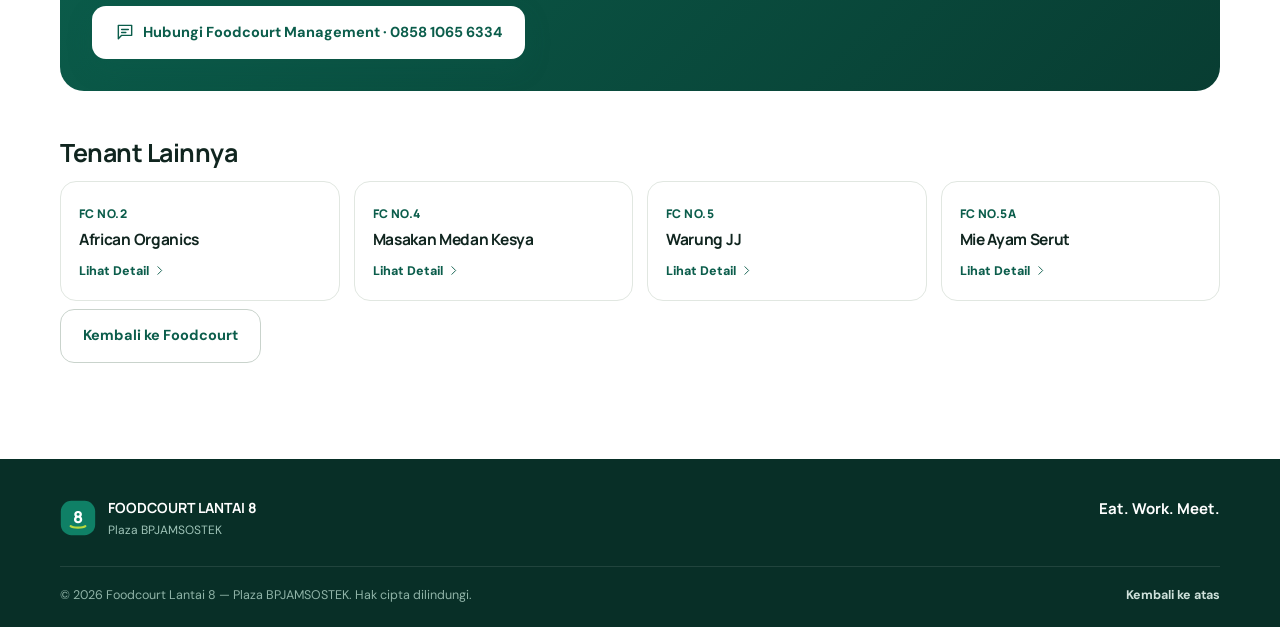
<file: tenants/pawon-stories/index.html>
<!doctype html>
<html lang="id">
<head>
<meta charset="UTF-8">
<meta name="viewport" content="width=device-width, initial-scale=1">
<meta name="theme-color" content="#0b5d4b">
<title>Pawon Stories | Foodcourt Lantai 8</title>
<meta name="description" content="Pawon Stories menyajikan menu rumahan dengan cita rasa autentik, menghadirkan kehangatan masakan rumah di tengah kesibukan Lantai 8.">

<meta property="og:type" content="website">
<meta property="og:title" content="Pawon Stories | Foodcourt Lantai 8">
<meta property="og:description" content="Pawon Stories menyajikan menu rumahan dengan cita rasa autentik, menghadirkan kehangatan masakan rumah di tengah kesibukan Lantai 8.">
<meta property="og:image" content="../../assets/og-image.jpg">
<meta property="og:locale" content="id_ID">
<meta property="og:locale:alternate" content="en_US">
<meta name="twitter:card" content="summary_large_image">
<meta name="twitter:title" content="Pawon Stories | Foodcourt Lantai 8">
<meta name="twitter:description" content="Pawon Stories serves home-style dishes with authentic flavor, bringing the warmth of home cooking to a busy day on Level 8.">
<meta name="twitter:image" content="../../assets/og-image.jpg">

<link rel="icon" type="image/svg+xml" href="../../assets/favicon.svg">
<link rel="icon" type="image/png" sizes="32x32" href="../../assets/favicon-32.png">
<link rel="icon" type="image/png" sizes="192x192" href="../../assets/favicon-192.png">
<link rel="apple-touch-icon" href="../../assets/apple-touch-icon.png">

<link rel="preconnect" href="https://fonts.googleapis.com">
<link rel="preconnect" href="https://fonts.gstatic.com" crossorigin>
<link href="https://fonts.googleapis.com/css2?family=DM+Sans:wght@400;500;700&family=Manrope:wght@700;800&display=swap" rel="stylesheet">
<link rel="stylesheet" href="../../css/style.css">
</head>
<body data-tenant-slug="pawon-stories">
<a class="skip-link" href="#main-content" data-i18n="skipLink">Langsung ke konten</a>

<header class="site-header">
  <div class="wrap nav">
    <a class="brand" href="../../index.html#home" aria-label="Foodcourt Lantai 8">
      <svg class="mark" viewBox="0 0 44 44" xmlns="http://www.w3.org/2000/svg" aria-hidden="true">
        <rect x="1" y="1" width="42" height="42" rx="13" fill="#0b5d4b"/>
        <rect x="1.5" y="1.5" width="41" height="41" rx="12.5" fill="none" stroke="#083d32" stroke-width="1"/>
        <text x="22" y="27.5" text-anchor="middle" font-family="Manrope, sans-serif" font-weight="800" font-size="20" fill="#ffffff">8</text>
        <path d="M13 32c3 2.4 15 2.4 18 0" stroke="#b9d83f" stroke-width="2.6" stroke-linecap="round" fill="none"/>
      </svg>
      <span class="brand-text"><b>FOODCOURT</b><small data-i18n="hero.title">Lantai 8 · Plaza BPJAMSOSTEK</small></span>
    </a>

    <nav class="navLinks" aria-label="Main navigation">
      <a class="navLink" href="../../index.html#home" data-i18n="nav.home">Beranda</a>
      <a class="navLink" href="../../index.html#tenants" data-i18n="nav.tenants">Tenant</a>
      <a class="navLink" href="../../index.html#facilities" data-i18n="nav.facilities">Fasilitas</a>
      <a class="navLink" href="../../index.html#floor" data-i18n="nav.floorGuide">Denah Lantai</a>
      <a class="navLink" href="../../index.html#news" data-i18n="nav.news">News</a>
      <a class="btn primary" href="../../index.html#contact" data-i18n="nav.contact">Pesan / Kontak</a>
    </nav>

    <div class="navRight">
      <div class="langSwitch" role="group" aria-label="Language / Bahasa">
        <button class="langBtn" type="button" data-lang="id" aria-pressed="true">ID</button>
        <button class="langBtn" type="button" data-lang="en" aria-pressed="false">EN</button>
      </div>
      <button class="hamb" type="button" id="hambBtn" aria-expanded="false" aria-controls="mobileNav" data-i18n-aria="nav.openMenu" aria-label="Buka menu navigasi">
        <svg class="icon icon-menu" viewBox="0 0 24 24" fill="none" stroke="currentColor" stroke-width="1.8" stroke-linecap="round"><line x1="3" y1="6" x2="21" y2="6"/><line x1="3" y1="12" x2="21" y2="12"/><line x1="3" y1="18" x2="21" y2="18"/></svg>
        <svg class="icon icon-close" viewBox="0 0 24 24" fill="none" stroke="currentColor" stroke-width="1.8" stroke-linecap="round"><line x1="6" y1="6" x2="18" y2="18"/><line x1="18" y1="6" x2="6" y2="18"/></svg>
      </button>
    </div>
  </div>
</header>

<nav id="mobileNav" aria-label="Mobile navigation">
  <a href="../../index.html#home" data-i18n="nav.home">Beranda</a>
  <a href="../../index.html#tenants" data-i18n="nav.tenants">Tenant</a>
  <a href="../../index.html#facilities" data-i18n="nav.facilities">Fasilitas</a>
  <a href="../../index.html#floor" data-i18n="nav.floorGuide">Denah Lantai</a>
  <a href="../../index.html#news" data-i18n="nav.news">News</a>
  <a class="btn primary block mobileCta" href="../../index.html#contact" data-i18n="nav.contact">Pesan / Kontak</a>
  <div class="langSwitch" role="group" aria-label="Language / Bahasa" style="margin-top:16px;align-self:flex-start">
    <button class="langBtn" type="button" data-lang="id" aria-pressed="true">ID</button>
    <button class="langBtn" type="button" data-lang="en" aria-pressed="false">EN</button>
  </div>
</nav>
<div id="navBackdrop"></div>

<main id="main-content">
  <section class="tenantDetailSection">
    <div class="wrap">
      <div id="tenantDetail"><!-- dirender oleh js/tenant.js berdasarkan data-tenant-slug di atas --></div>
    </div>
  </section>
</main>

<footer class="site-footer">
  <div class="wrap">
    <div class="footerGrid">
      <div class="footer-brand">
        <svg class="mark" viewBox="0 0 44 44" xmlns="http://www.w3.org/2000/svg" aria-hidden="true">
          <rect x="1" y="1" width="42" height="42" rx="13" fill="#0f8066"/>
          <text x="22" y="27.5" text-anchor="middle" font-family="Manrope, sans-serif" font-weight="800" font-size="20" fill="#ffffff">8</text>
          <path d="M13 32c3 2.4 15 2.4 18 0" stroke="#b9d83f" stroke-width="2.6" stroke-linecap="round" fill="none"/>
        </svg>
        <div><b>FOODCOURT LANTAI 8</b><span>Plaza BPJAMSOSTEK</span></div>
      </div>
      <div class="footer-tagline" data-i18n="footer.tagline">Eat. Work. Meet.</div>
    </div>
    <div class="footer-bottom">
      <span>&copy; <span id="footerYear">2026</span> Foodcourt Lantai 8 — Plaza BPJAMSOSTEK. <span data-i18n="footer.rights">Hak cipta dilindungi.</span></span>
      <a href="#main-content" data-i18n="footer.backToTop">Kembali ke atas</a>
    </div>
  </div>
</footer>

<a class="waFloat" data-wa-link href="https://wa.me/6285810656334" target="_blank" rel="noopener" data-i18n-aria="whatsappFloat.label" aria-label="Chat dengan kami">
  <svg class="icon" viewBox="0 0 24 24" fill="none" stroke="currentColor" stroke-width="1.7" stroke-linecap="round" stroke-linejoin="round" aria-hidden="true"><path d="M4 4h16v12H8l-4 4V4Z"/><path d="M8 9h8M8 12.5h5"/></svg>
  <span data-i18n="whatsappFloat.label">Chat dengan kami</span>
</a>

<button id="backToTop" type="button" data-i18n-aria="footer.backToTop" aria-label="Kembali ke atas">
  <svg class="icon" viewBox="0 0 24 24" fill="none" stroke="currentColor" stroke-width="1.8" stroke-linecap="round" stroke-linejoin="round" aria-hidden="true"><path d="M12 19V5"/><path d="M6 11l6-6 6 6"/></svg>
</button>

<script src="../../js/data.js" defer></script>
<script src="../../js/translations.js" defer></script>
<script src="../../js/main.js" defer></script>
<script src="../../js/tenant.js" defer></script>
</body>
</html>
</file>
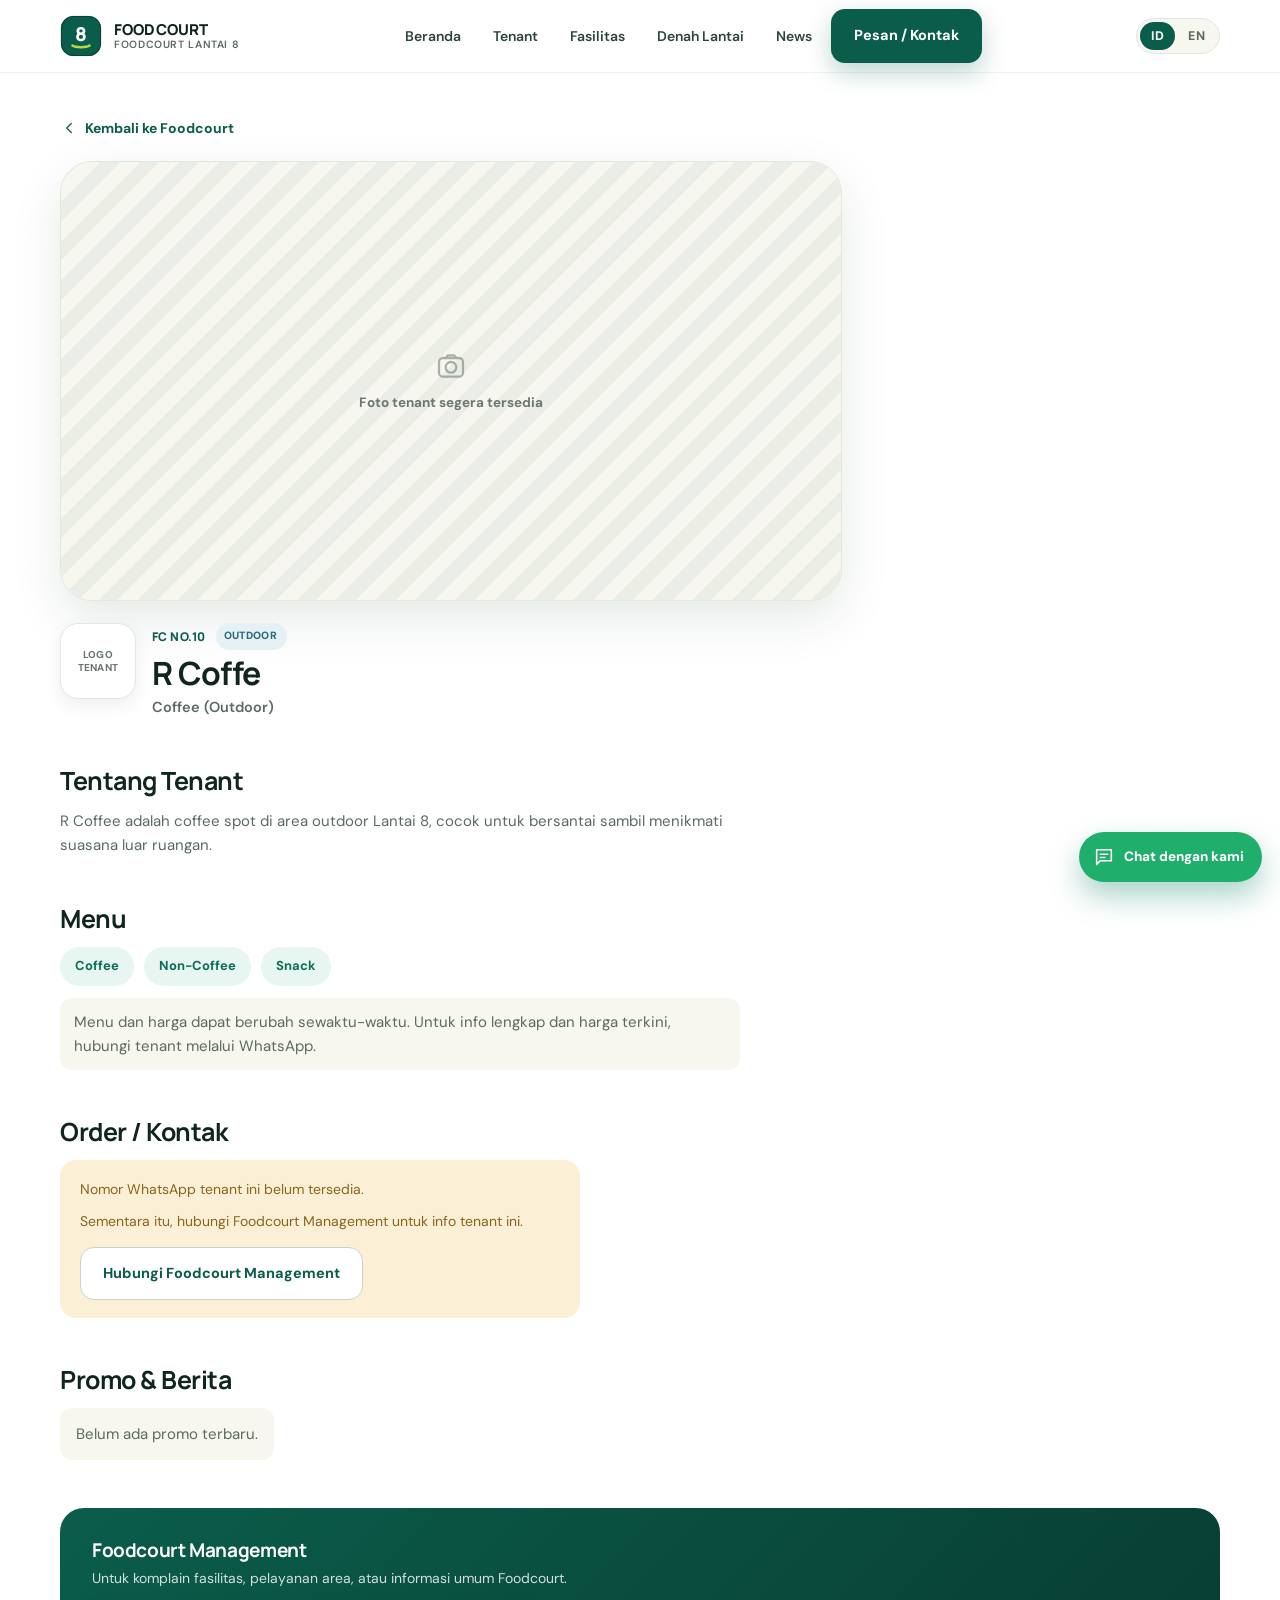
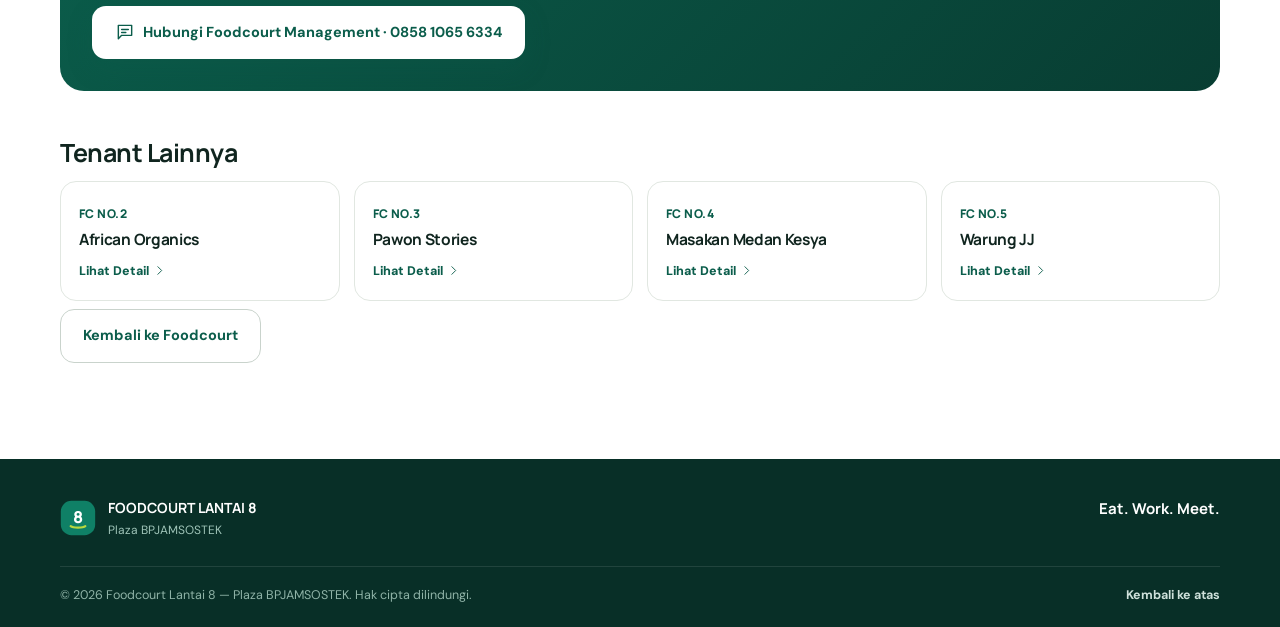
<file: tenants/r-coffee/index.html>
<!doctype html>
<html lang="id">
<head>
<meta charset="UTF-8">
<meta name="viewport" content="width=device-width, initial-scale=1">
<meta name="theme-color" content="#0b5d4b">
<title>R Coffe | Foodcourt Lantai 8</title>
<meta name="description" content="R Coffee adalah coffee spot di area outdoor Lantai 8, cocok untuk bersantai sambil menikmati suasana luar ruangan.">

<meta property="og:type" content="website">
<meta property="og:title" content="R Coffe | Foodcourt Lantai 8">
<meta property="og:description" content="R Coffee adalah coffee spot di area outdoor Lantai 8, cocok untuk bersantai sambil menikmati suasana luar ruangan.">
<meta property="og:image" content="../../assets/og-image.jpg">
<meta property="og:locale" content="id_ID">
<meta property="og:locale:alternate" content="en_US">
<meta name="twitter:card" content="summary_large_image">
<meta name="twitter:title" content="R Coffe | Foodcourt Lantai 8">
<meta name="twitter:description" content="R Coffee is a coffee spot in the outdoor area of Level 8, great for relaxing while enjoying the open-air atmosphere.">
<meta name="twitter:image" content="../../assets/og-image.jpg">

<link rel="icon" type="image/svg+xml" href="../../assets/favicon.svg">
<link rel="icon" type="image/png" sizes="32x32" href="../../assets/favicon-32.png">
<link rel="icon" type="image/png" sizes="192x192" href="../../assets/favicon-192.png">
<link rel="apple-touch-icon" href="../../assets/apple-touch-icon.png">

<link rel="preconnect" href="https://fonts.googleapis.com">
<link rel="preconnect" href="https://fonts.gstatic.com" crossorigin>
<link href="https://fonts.googleapis.com/css2?family=DM+Sans:wght@400;500;700&family=Manrope:wght@700;800&display=swap" rel="stylesheet">
<link rel="stylesheet" href="../../css/style.css">
</head>
<body data-tenant-slug="r-coffee">
<a class="skip-link" href="#main-content" data-i18n="skipLink">Langsung ke konten</a>

<header class="site-header">
  <div class="wrap nav">
    <a class="brand" href="../../index.html#home" aria-label="Foodcourt Lantai 8">
      <svg class="mark" viewBox="0 0 44 44" xmlns="http://www.w3.org/2000/svg" aria-hidden="true">
        <rect x="1" y="1" width="42" height="42" rx="13" fill="#0b5d4b"/>
        <rect x="1.5" y="1.5" width="41" height="41" rx="12.5" fill="none" stroke="#083d32" stroke-width="1"/>
        <text x="22" y="27.5" text-anchor="middle" font-family="Manrope, sans-serif" font-weight="800" font-size="20" fill="#ffffff">8</text>
        <path d="M13 32c3 2.4 15 2.4 18 0" stroke="#b9d83f" stroke-width="2.6" stroke-linecap="round" fill="none"/>
      </svg>
      <span class="brand-text"><b>FOODCOURT</b><small data-i18n="hero.title">Lantai 8 · Plaza BPJAMSOSTEK</small></span>
    </a>

    <nav class="navLinks" aria-label="Main navigation">
      <a class="navLink" href="../../index.html#home" data-i18n="nav.home">Beranda</a>
      <a class="navLink" href="../../index.html#tenants" data-i18n="nav.tenants">Tenant</a>
      <a class="navLink" href="../../index.html#facilities" data-i18n="nav.facilities">Fasilitas</a>
      <a class="navLink" href="../../index.html#floor" data-i18n="nav.floorGuide">Denah Lantai</a>
      <a class="navLink" href="../../index.html#news" data-i18n="nav.news">News</a>
      <a class="btn primary" href="../../index.html#contact" data-i18n="nav.contact">Pesan / Kontak</a>
    </nav>

    <div class="navRight">
      <div class="langSwitch" role="group" aria-label="Language / Bahasa">
        <button class="langBtn" type="button" data-lang="id" aria-pressed="true">ID</button>
        <button class="langBtn" type="button" data-lang="en" aria-pressed="false">EN</button>
      </div>
      <button class="hamb" type="button" id="hambBtn" aria-expanded="false" aria-controls="mobileNav" data-i18n-aria="nav.openMenu" aria-label="Buka menu navigasi">
        <svg class="icon icon-menu" viewBox="0 0 24 24" fill="none" stroke="currentColor" stroke-width="1.8" stroke-linecap="round"><line x1="3" y1="6" x2="21" y2="6"/><line x1="3" y1="12" x2="21" y2="12"/><line x1="3" y1="18" x2="21" y2="18"/></svg>
        <svg class="icon icon-close" viewBox="0 0 24 24" fill="none" stroke="currentColor" stroke-width="1.8" stroke-linecap="round"><line x1="6" y1="6" x2="18" y2="18"/><line x1="18" y1="6" x2="6" y2="18"/></svg>
      </button>
    </div>
  </div>
</header>

<nav id="mobileNav" aria-label="Mobile navigation">
  <a href="../../index.html#home" data-i18n="nav.home">Beranda</a>
  <a href="../../index.html#tenants" data-i18n="nav.tenants">Tenant</a>
  <a href="../../index.html#facilities" data-i18n="nav.facilities">Fasilitas</a>
  <a href="../../index.html#floor" data-i18n="nav.floorGuide">Denah Lantai</a>
  <a href="../../index.html#news" data-i18n="nav.news">News</a>
  <a class="btn primary block mobileCta" href="../../index.html#contact" data-i18n="nav.contact">Pesan / Kontak</a>
  <div class="langSwitch" role="group" aria-label="Language / Bahasa" style="margin-top:16px;align-self:flex-start">
    <button class="langBtn" type="button" data-lang="id" aria-pressed="true">ID</button>
    <button class="langBtn" type="button" data-lang="en" aria-pressed="false">EN</button>
  </div>
</nav>
<div id="navBackdrop"></div>

<main id="main-content">
  <section class="tenantDetailSection">
    <div class="wrap">
      <div id="tenantDetail"><!-- dirender oleh js/tenant.js berdasarkan data-tenant-slug di atas --></div>
    </div>
  </section>
</main>

<footer class="site-footer">
  <div class="wrap">
    <div class="footerGrid">
      <div class="footer-brand">
        <svg class="mark" viewBox="0 0 44 44" xmlns="http://www.w3.org/2000/svg" aria-hidden="true">
          <rect x="1" y="1" width="42" height="42" rx="13" fill="#0f8066"/>
          <text x="22" y="27.5" text-anchor="middle" font-family="Manrope, sans-serif" font-weight="800" font-size="20" fill="#ffffff">8</text>
          <path d="M13 32c3 2.4 15 2.4 18 0" stroke="#b9d83f" stroke-width="2.6" stroke-linecap="round" fill="none"/>
        </svg>
        <div><b>FOODCOURT LANTAI 8</b><span>Plaza BPJAMSOSTEK</span></div>
      </div>
      <div class="footer-tagline" data-i18n="footer.tagline">Eat. Work. Meet.</div>
    </div>
    <div class="footer-bottom">
      <span>&copy; <span id="footerYear">2026</span> Foodcourt Lantai 8 — Plaza BPJAMSOSTEK. <span data-i18n="footer.rights">Hak cipta dilindungi.</span></span>
      <a href="#main-content" data-i18n="footer.backToTop">Kembali ke atas</a>
    </div>
  </div>
</footer>

<a class="waFloat" data-wa-link href="https://wa.me/6285810656334" target="_blank" rel="noopener" data-i18n-aria="whatsappFloat.label" aria-label="Chat dengan kami">
  <svg class="icon" viewBox="0 0 24 24" fill="none" stroke="currentColor" stroke-width="1.7" stroke-linecap="round" stroke-linejoin="round" aria-hidden="true"><path d="M4 4h16v12H8l-4 4V4Z"/><path d="M8 9h8M8 12.5h5"/></svg>
  <span data-i18n="whatsappFloat.label">Chat dengan kami</span>
</a>

<button id="backToTop" type="button" data-i18n-aria="footer.backToTop" aria-label="Kembali ke atas">
  <svg class="icon" viewBox="0 0 24 24" fill="none" stroke="currentColor" stroke-width="1.8" stroke-linecap="round" stroke-linejoin="round" aria-hidden="true"><path d="M12 19V5"/><path d="M6 11l6-6 6 6"/></svg>
</button>

<script src="../../js/data.js" defer></script>
<script src="../../js/translations.js" defer></script>
<script src="../../js/main.js" defer></script>
<script src="../../js/tenant.js" defer></script>
</body>
</html>
</file>
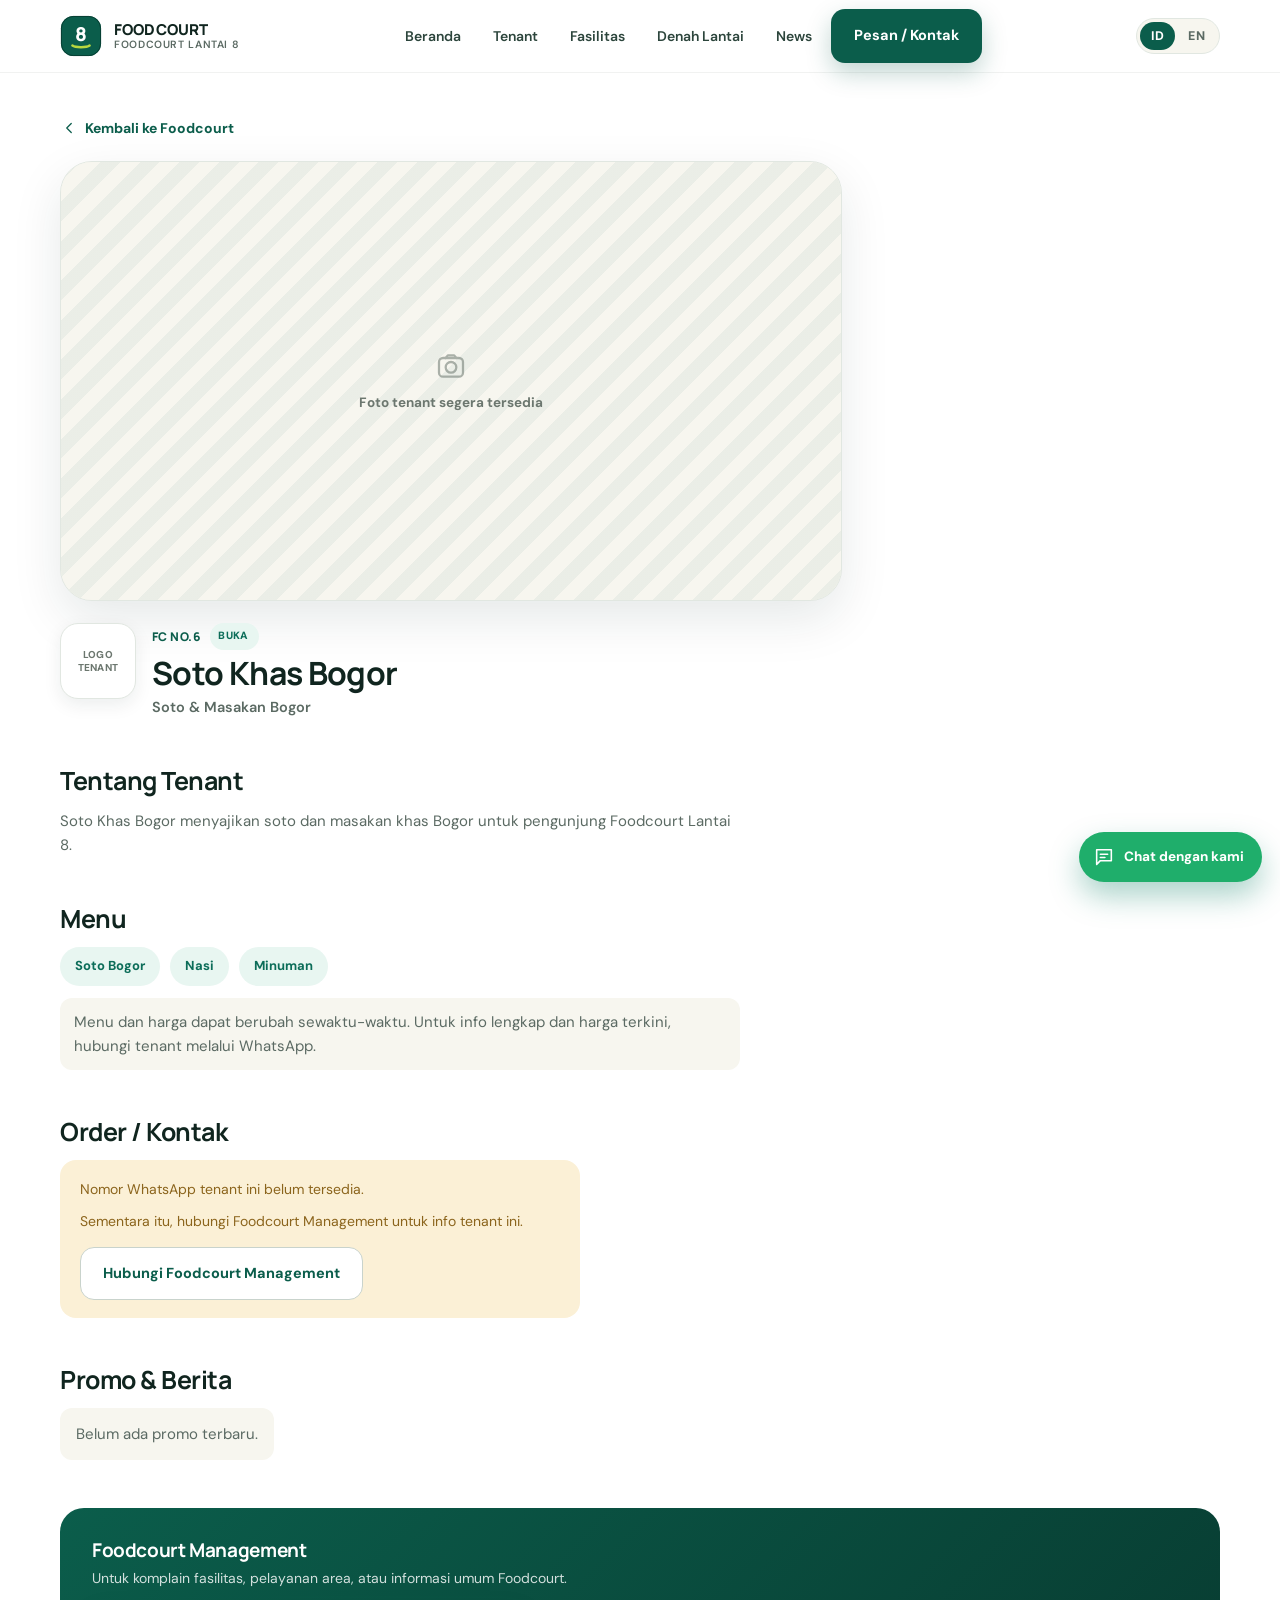
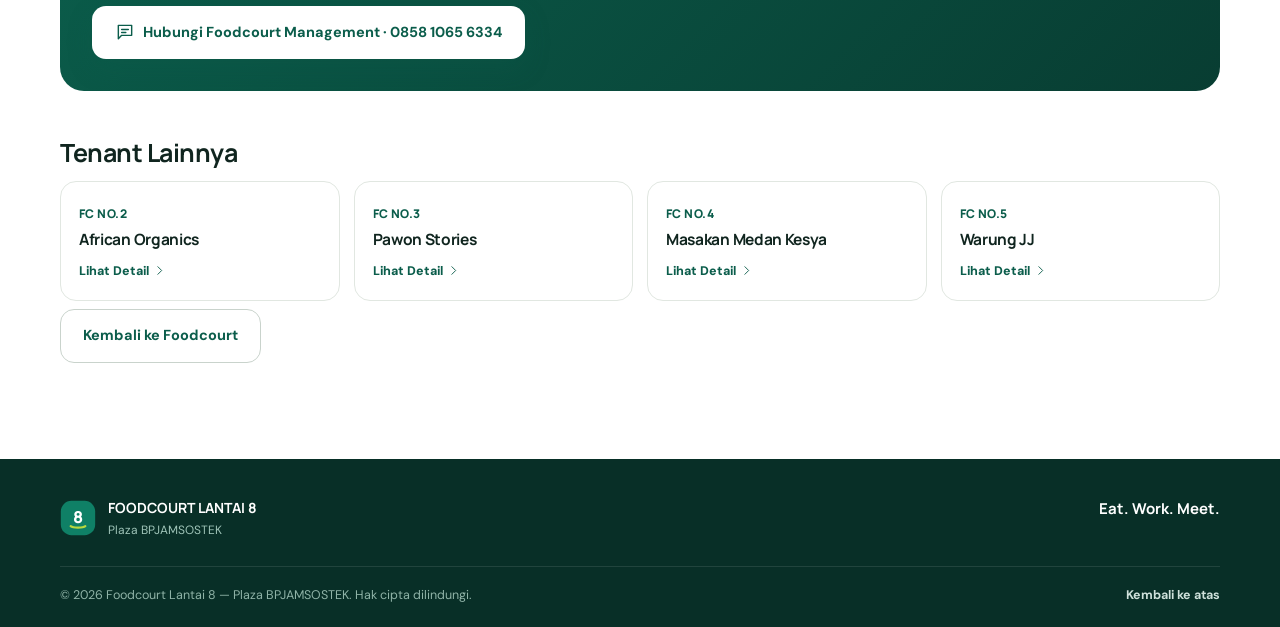
<file: tenants/soto-khas-bogor/index.html>
<!doctype html>
<html lang="id">
<head>
<meta charset="UTF-8">
<meta name="viewport" content="width=device-width, initial-scale=1">
<meta name="theme-color" content="#0b5d4b">
<title>Soto Khas Bogor | Foodcourt Lantai 8</title>
<meta name="description" content="Soto Khas Bogor menyajikan soto dan masakan khas Bogor untuk pengunjung Foodcourt Lantai 8.">

<meta property="og:type" content="website">
<meta property="og:title" content="Soto Khas Bogor | Foodcourt Lantai 8">
<meta property="og:description" content="Soto Khas Bogor menyajikan soto dan masakan khas Bogor untuk pengunjung Foodcourt Lantai 8.">
<meta property="og:image" content="../../assets/og-image.jpg">
<meta property="og:locale" content="id_ID">
<meta property="og:locale:alternate" content="en_US">
<meta name="twitter:card" content="summary_large_image">
<meta name="twitter:title" content="Soto Khas Bogor | Foodcourt Lantai 8">
<meta name="twitter:description" content="Soto Khas Bogor serves soto and traditional Bogor dishes for visitors of the Level 8 Foodcourt.">
<meta name="twitter:image" content="../../assets/og-image.jpg">

<link rel="icon" type="image/svg+xml" href="../../assets/favicon.svg">
<link rel="icon" type="image/png" sizes="32x32" href="../../assets/favicon-32.png">
<link rel="icon" type="image/png" sizes="192x192" href="../../assets/favicon-192.png">
<link rel="apple-touch-icon" href="../../assets/apple-touch-icon.png">

<link rel="preconnect" href="https://fonts.googleapis.com">
<link rel="preconnect" href="https://fonts.gstatic.com" crossorigin>
<link href="https://fonts.googleapis.com/css2?family=DM+Sans:wght@400;500;700&family=Manrope:wght@700;800&display=swap" rel="stylesheet">
<link rel="stylesheet" href="../../css/style.css">
</head>
<body data-tenant-slug="soto-khas-bogor">
<a class="skip-link" href="#main-content" data-i18n="skipLink">Langsung ke konten</a>

<header class="site-header">
  <div class="wrap nav">
    <a class="brand" href="../../index.html#home" aria-label="Foodcourt Lantai 8">
      <svg class="mark" viewBox="0 0 44 44" xmlns="http://www.w3.org/2000/svg" aria-hidden="true">
        <rect x="1" y="1" width="42" height="42" rx="13" fill="#0b5d4b"/>
        <rect x="1.5" y="1.5" width="41" height="41" rx="12.5" fill="none" stroke="#083d32" stroke-width="1"/>
        <text x="22" y="27.5" text-anchor="middle" font-family="Manrope, sans-serif" font-weight="800" font-size="20" fill="#ffffff">8</text>
        <path d="M13 32c3 2.4 15 2.4 18 0" stroke="#b9d83f" stroke-width="2.6" stroke-linecap="round" fill="none"/>
      </svg>
      <span class="brand-text"><b>FOODCOURT</b><small data-i18n="hero.title">Lantai 8 · Plaza BPJAMSOSTEK</small></span>
    </a>

    <nav class="navLinks" aria-label="Main navigation">
      <a class="navLink" href="../../index.html#home" data-i18n="nav.home">Beranda</a>
      <a class="navLink" href="../../index.html#tenants" data-i18n="nav.tenants">Tenant</a>
      <a class="navLink" href="../../index.html#facilities" data-i18n="nav.facilities">Fasilitas</a>
      <a class="navLink" href="../../index.html#floor" data-i18n="nav.floorGuide">Denah Lantai</a>
      <a class="navLink" href="../../index.html#news" data-i18n="nav.news">News</a>
      <a class="btn primary" href="../../index.html#contact" data-i18n="nav.contact">Pesan / Kontak</a>
    </nav>

    <div class="navRight">
      <div class="langSwitch" role="group" aria-label="Language / Bahasa">
        <button class="langBtn" type="button" data-lang="id" aria-pressed="true">ID</button>
        <button class="langBtn" type="button" data-lang="en" aria-pressed="false">EN</button>
      </div>
      <button class="hamb" type="button" id="hambBtn" aria-expanded="false" aria-controls="mobileNav" data-i18n-aria="nav.openMenu" aria-label="Buka menu navigasi">
        <svg class="icon icon-menu" viewBox="0 0 24 24" fill="none" stroke="currentColor" stroke-width="1.8" stroke-linecap="round"><line x1="3" y1="6" x2="21" y2="6"/><line x1="3" y1="12" x2="21" y2="12"/><line x1="3" y1="18" x2="21" y2="18"/></svg>
        <svg class="icon icon-close" viewBox="0 0 24 24" fill="none" stroke="currentColor" stroke-width="1.8" stroke-linecap="round"><line x1="6" y1="6" x2="18" y2="18"/><line x1="18" y1="6" x2="6" y2="18"/></svg>
      </button>
    </div>
  </div>
</header>

<nav id="mobileNav" aria-label="Mobile navigation">
  <a href="../../index.html#home" data-i18n="nav.home">Beranda</a>
  <a href="../../index.html#tenants" data-i18n="nav.tenants">Tenant</a>
  <a href="../../index.html#facilities" data-i18n="nav.facilities">Fasilitas</a>
  <a href="../../index.html#floor" data-i18n="nav.floorGuide">Denah Lantai</a>
  <a href="../../index.html#news" data-i18n="nav.news">News</a>
  <a class="btn primary block mobileCta" href="../../index.html#contact" data-i18n="nav.contact">Pesan / Kontak</a>
  <div class="langSwitch" role="group" aria-label="Language / Bahasa" style="margin-top:16px;align-self:flex-start">
    <button class="langBtn" type="button" data-lang="id" aria-pressed="true">ID</button>
    <button class="langBtn" type="button" data-lang="en" aria-pressed="false">EN</button>
  </div>
</nav>
<div id="navBackdrop"></div>

<main id="main-content">
  <section class="tenantDetailSection">
    <div class="wrap">
      <div id="tenantDetail"><!-- dirender oleh js/tenant.js berdasarkan data-tenant-slug di atas --></div>
    </div>
  </section>
</main>

<footer class="site-footer">
  <div class="wrap">
    <div class="footerGrid">
      <div class="footer-brand">
        <svg class="mark" viewBox="0 0 44 44" xmlns="http://www.w3.org/2000/svg" aria-hidden="true">
          <rect x="1" y="1" width="42" height="42" rx="13" fill="#0f8066"/>
          <text x="22" y="27.5" text-anchor="middle" font-family="Manrope, sans-serif" font-weight="800" font-size="20" fill="#ffffff">8</text>
          <path d="M13 32c3 2.4 15 2.4 18 0" stroke="#b9d83f" stroke-width="2.6" stroke-linecap="round" fill="none"/>
        </svg>
        <div><b>FOODCOURT LANTAI 8</b><span>Plaza BPJAMSOSTEK</span></div>
      </div>
      <div class="footer-tagline" data-i18n="footer.tagline">Eat. Work. Meet.</div>
    </div>
    <div class="footer-bottom">
      <span>&copy; <span id="footerYear">2026</span> Foodcourt Lantai 8 — Plaza BPJAMSOSTEK. <span data-i18n="footer.rights">Hak cipta dilindungi.</span></span>
      <a href="#main-content" data-i18n="footer.backToTop">Kembali ke atas</a>
    </div>
  </div>
</footer>

<a class="waFloat" data-wa-link href="https://wa.me/6285810656334" target="_blank" rel="noopener" data-i18n-aria="whatsappFloat.label" aria-label="Chat dengan kami">
  <svg class="icon" viewBox="0 0 24 24" fill="none" stroke="currentColor" stroke-width="1.7" stroke-linecap="round" stroke-linejoin="round" aria-hidden="true"><path d="M4 4h16v12H8l-4 4V4Z"/><path d="M8 9h8M8 12.5h5"/></svg>
  <span data-i18n="whatsappFloat.label">Chat dengan kami</span>
</a>

<button id="backToTop" type="button" data-i18n-aria="footer.backToTop" aria-label="Kembali ke atas">
  <svg class="icon" viewBox="0 0 24 24" fill="none" stroke="currentColor" stroke-width="1.8" stroke-linecap="round" stroke-linejoin="round" aria-hidden="true"><path d="M12 19V5"/><path d="M6 11l6-6 6 6"/></svg>
</button>

<script src="../../js/data.js" defer></script>
<script src="../../js/translations.js" defer></script>
<script src="../../js/main.js" defer></script>
<script src="../../js/tenant.js" defer></script>
</body>
</html>
</file>
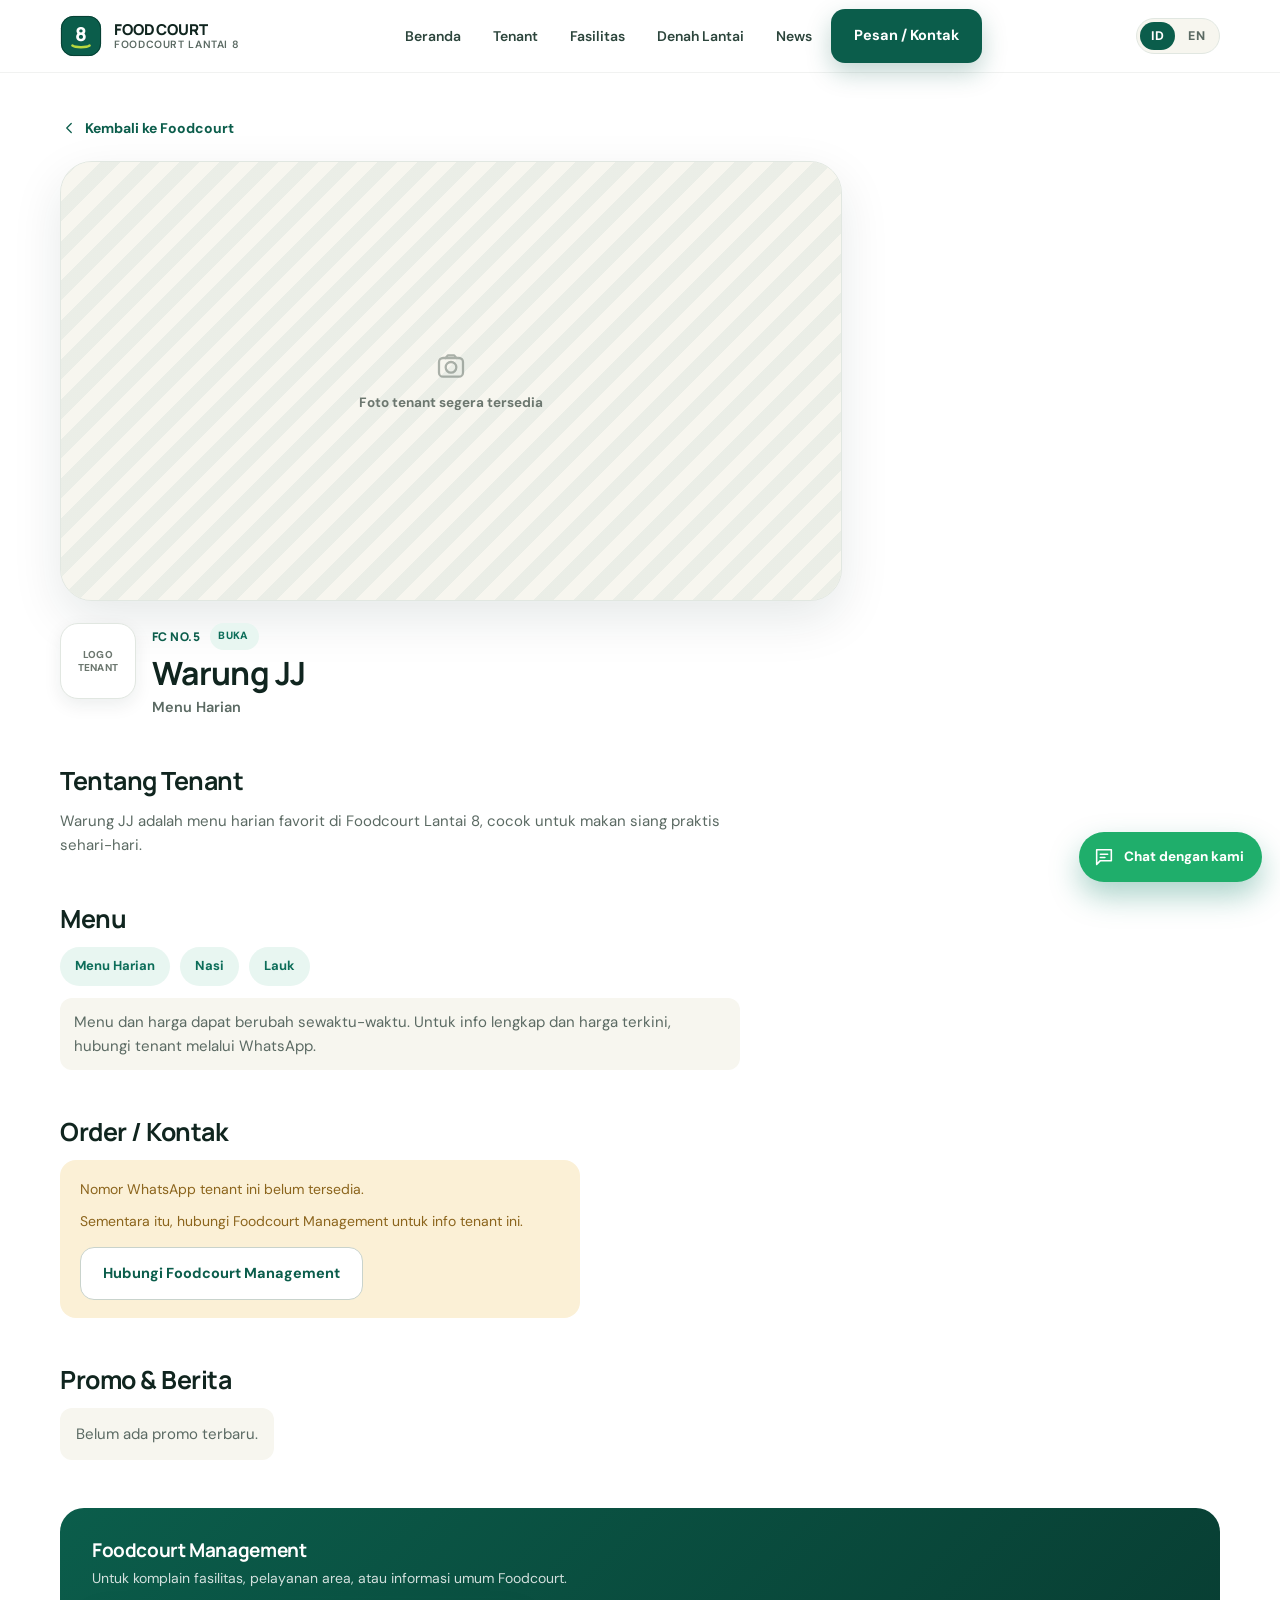
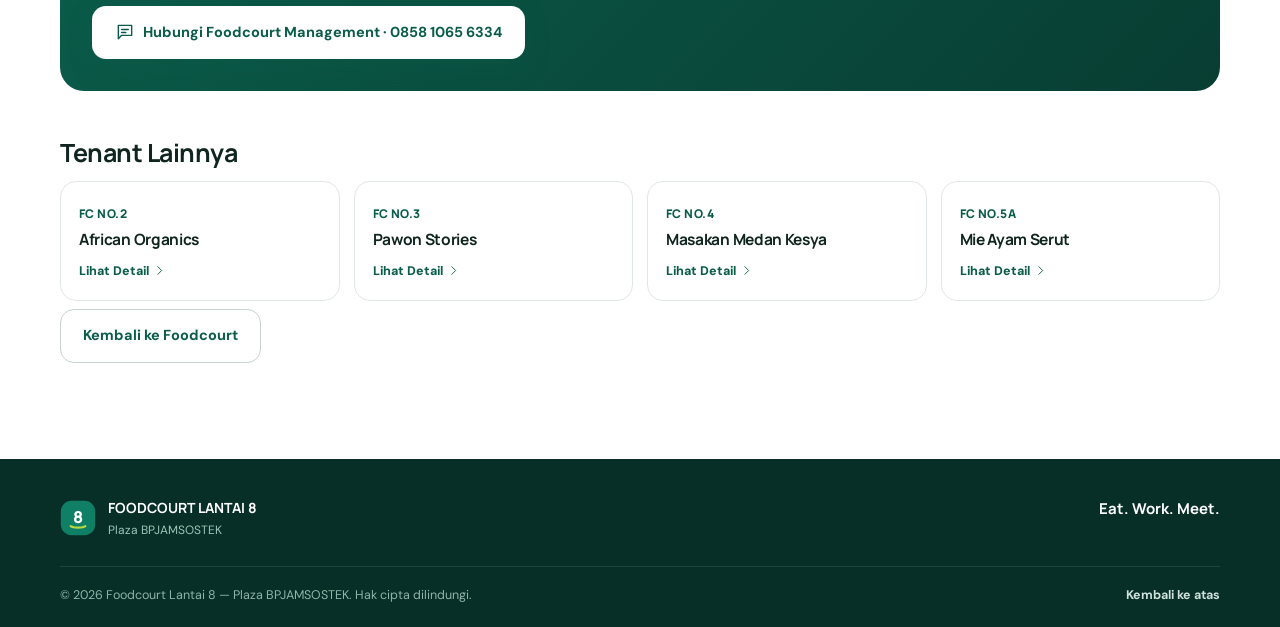
<file: tenants/warung-jj/index.html>
<!doctype html>
<html lang="id">
<head>
<meta charset="UTF-8">
<meta name="viewport" content="width=device-width, initial-scale=1">
<meta name="theme-color" content="#0b5d4b">
<title>Warung JJ | Foodcourt Lantai 8</title>
<meta name="description" content="Warung JJ adalah menu harian favorit di Foodcourt Lantai 8, cocok untuk makan siang praktis sehari-hari.">

<meta property="og:type" content="website">
<meta property="og:title" content="Warung JJ | Foodcourt Lantai 8">
<meta property="og:description" content="Warung JJ adalah menu harian favorit di Foodcourt Lantai 8, cocok untuk makan siang praktis sehari-hari.">
<meta property="og:image" content="../../assets/og-image.jpg">
<meta property="og:locale" content="id_ID">
<meta property="og:locale:alternate" content="en_US">
<meta name="twitter:card" content="summary_large_image">
<meta name="twitter:title" content="Warung JJ | Foodcourt Lantai 8">
<meta name="twitter:description" content="Warung JJ is a popular daily menu at the Level 8 Foodcourt, great for a quick and practical everyday lunch.">
<meta name="twitter:image" content="../../assets/og-image.jpg">

<link rel="icon" type="image/svg+xml" href="../../assets/favicon.svg">
<link rel="icon" type="image/png" sizes="32x32" href="../../assets/favicon-32.png">
<link rel="icon" type="image/png" sizes="192x192" href="../../assets/favicon-192.png">
<link rel="apple-touch-icon" href="../../assets/apple-touch-icon.png">

<link rel="preconnect" href="https://fonts.googleapis.com">
<link rel="preconnect" href="https://fonts.gstatic.com" crossorigin>
<link href="https://fonts.googleapis.com/css2?family=DM+Sans:wght@400;500;700&family=Manrope:wght@700;800&display=swap" rel="stylesheet">
<link rel="stylesheet" href="../../css/style.css">
</head>
<body data-tenant-slug="warung-jj">
<a class="skip-link" href="#main-content" data-i18n="skipLink">Langsung ke konten</a>

<header class="site-header">
  <div class="wrap nav">
    <a class="brand" href="../../index.html#home" aria-label="Foodcourt Lantai 8">
      <svg class="mark" viewBox="0 0 44 44" xmlns="http://www.w3.org/2000/svg" aria-hidden="true">
        <rect x="1" y="1" width="42" height="42" rx="13" fill="#0b5d4b"/>
        <rect x="1.5" y="1.5" width="41" height="41" rx="12.5" fill="none" stroke="#083d32" stroke-width="1"/>
        <text x="22" y="27.5" text-anchor="middle" font-family="Manrope, sans-serif" font-weight="800" font-size="20" fill="#ffffff">8</text>
        <path d="M13 32c3 2.4 15 2.4 18 0" stroke="#b9d83f" stroke-width="2.6" stroke-linecap="round" fill="none"/>
      </svg>
      <span class="brand-text"><b>FOODCOURT</b><small data-i18n="hero.title">Lantai 8 · Plaza BPJAMSOSTEK</small></span>
    </a>

    <nav class="navLinks" aria-label="Main navigation">
      <a class="navLink" href="../../index.html#home" data-i18n="nav.home">Beranda</a>
      <a class="navLink" href="../../index.html#tenants" data-i18n="nav.tenants">Tenant</a>
      <a class="navLink" href="../../index.html#facilities" data-i18n="nav.facilities">Fasilitas</a>
      <a class="navLink" href="../../index.html#floor" data-i18n="nav.floorGuide">Denah Lantai</a>
      <a class="navLink" href="../../index.html#news" data-i18n="nav.news">News</a>
      <a class="btn primary" href="../../index.html#contact" data-i18n="nav.contact">Pesan / Kontak</a>
    </nav>

    <div class="navRight">
      <div class="langSwitch" role="group" aria-label="Language / Bahasa">
        <button class="langBtn" type="button" data-lang="id" aria-pressed="true">ID</button>
        <button class="langBtn" type="button" data-lang="en" aria-pressed="false">EN</button>
      </div>
      <button class="hamb" type="button" id="hambBtn" aria-expanded="false" aria-controls="mobileNav" data-i18n-aria="nav.openMenu" aria-label="Buka menu navigasi">
        <svg class="icon icon-menu" viewBox="0 0 24 24" fill="none" stroke="currentColor" stroke-width="1.8" stroke-linecap="round"><line x1="3" y1="6" x2="21" y2="6"/><line x1="3" y1="12" x2="21" y2="12"/><line x1="3" y1="18" x2="21" y2="18"/></svg>
        <svg class="icon icon-close" viewBox="0 0 24 24" fill="none" stroke="currentColor" stroke-width="1.8" stroke-linecap="round"><line x1="6" y1="6" x2="18" y2="18"/><line x1="18" y1="6" x2="6" y2="18"/></svg>
      </button>
    </div>
  </div>
</header>

<nav id="mobileNav" aria-label="Mobile navigation">
  <a href="../../index.html#home" data-i18n="nav.home">Beranda</a>
  <a href="../../index.html#tenants" data-i18n="nav.tenants">Tenant</a>
  <a href="../../index.html#facilities" data-i18n="nav.facilities">Fasilitas</a>
  <a href="../../index.html#floor" data-i18n="nav.floorGuide">Denah Lantai</a>
  <a href="../../index.html#news" data-i18n="nav.news">News</a>
  <a class="btn primary block mobileCta" href="../../index.html#contact" data-i18n="nav.contact">Pesan / Kontak</a>
  <div class="langSwitch" role="group" aria-label="Language / Bahasa" style="margin-top:16px;align-self:flex-start">
    <button class="langBtn" type="button" data-lang="id" aria-pressed="true">ID</button>
    <button class="langBtn" type="button" data-lang="en" aria-pressed="false">EN</button>
  </div>
</nav>
<div id="navBackdrop"></div>

<main id="main-content">
  <section class="tenantDetailSection">
    <div class="wrap">
      <div id="tenantDetail"><!-- dirender oleh js/tenant.js berdasarkan data-tenant-slug di atas --></div>
    </div>
  </section>
</main>

<footer class="site-footer">
  <div class="wrap">
    <div class="footerGrid">
      <div class="footer-brand">
        <svg class="mark" viewBox="0 0 44 44" xmlns="http://www.w3.org/2000/svg" aria-hidden="true">
          <rect x="1" y="1" width="42" height="42" rx="13" fill="#0f8066"/>
          <text x="22" y="27.5" text-anchor="middle" font-family="Manrope, sans-serif" font-weight="800" font-size="20" fill="#ffffff">8</text>
          <path d="M13 32c3 2.4 15 2.4 18 0" stroke="#b9d83f" stroke-width="2.6" stroke-linecap="round" fill="none"/>
        </svg>
        <div><b>FOODCOURT LANTAI 8</b><span>Plaza BPJAMSOSTEK</span></div>
      </div>
      <div class="footer-tagline" data-i18n="footer.tagline">Eat. Work. Meet.</div>
    </div>
    <div class="footer-bottom">
      <span>&copy; <span id="footerYear">2026</span> Foodcourt Lantai 8 — Plaza BPJAMSOSTEK. <span data-i18n="footer.rights">Hak cipta dilindungi.</span></span>
      <a href="#main-content" data-i18n="footer.backToTop">Kembali ke atas</a>
    </div>
  </div>
</footer>

<a class="waFloat" data-wa-link href="https://wa.me/6285810656334" target="_blank" rel="noopener" data-i18n-aria="whatsappFloat.label" aria-label="Chat dengan kami">
  <svg class="icon" viewBox="0 0 24 24" fill="none" stroke="currentColor" stroke-width="1.7" stroke-linecap="round" stroke-linejoin="round" aria-hidden="true"><path d="M4 4h16v12H8l-4 4V4Z"/><path d="M8 9h8M8 12.5h5"/></svg>
  <span data-i18n="whatsappFloat.label">Chat dengan kami</span>
</a>

<button id="backToTop" type="button" data-i18n-aria="footer.backToTop" aria-label="Kembali ke atas">
  <svg class="icon" viewBox="0 0 24 24" fill="none" stroke="currentColor" stroke-width="1.8" stroke-linecap="round" stroke-linejoin="round" aria-hidden="true"><path d="M12 19V5"/><path d="M6 11l6-6 6 6"/></svg>
</button>

<script src="../../js/data.js" defer></script>
<script src="../../js/translations.js" defer></script>
<script src="../../js/main.js" defer></script>
<script src="../../js/tenant.js" defer></script>
</body>
</html>
</file>
<file: css/style.css>
/* =========================================================
   FOODCOURT LANTAI 8 — STYLESHEET
   Design tokens -> base/reset -> layout -> components -> 
   floor plan viewer -> utilities -> responsive breakpoints
   ========================================================= */

:root{
  /* brand color system (kept restrained: green + amber + one cool accent) */
  --green:#0b5d4b;
  --green-deep:#083d32;
  --green-2:#0f8066;
  --green-soft:#e8f6f1;
  --lime:#b9d83f;
  --ink:#10251f;
  --muted:#5b6a63;
  --muted-2:#6c776f;
  --cream:#f7f6ef;
  --white:#ffffff;
  --line:#e1e7e1;
  --line-strong:#c9d3cc;

  --gold:#c8942b;
  --gold-bg:#fbf0d6;
  --gold-ink:#8b641c;
  --teal-bg:#e6f1f5;
  --teal-ink:#2b6a82;

  --shadow-sm:0 6px 18px rgba(10,44,35,.08);
  --shadow:0 18px 50px rgba(10,44,35,.10);
  --shadow-lg:0 30px 70px rgba(8,40,32,.18);

  --radius-sm:10px;
  --radius:16px;
  --radius-lg:24px;
  --radius-xl:32px;

  --container:1200px;
  --pad-inline:clamp(18px, 4.5vw, 40px);

  --font-body:"DM Sans", -apple-system, BlinkMacSystemFont, "Segoe UI", sans-serif;
  --font-display:"Manrope", -apple-system, BlinkMacSystemFont, "Segoe UI", sans-serif;

  --ease:cubic-bezier(.2,.7,.2,1);
}

/* ---------- Reset ---------- */
*,*::before,*::after{box-sizing:border-box;}
html{scroll-behavior:smooth;}
body{
  margin:0;
  font-family:var(--font-body);
  color:var(--ink);
  background:var(--white);
  line-height:1.6;
  -webkit-font-smoothing:antialiased;
  overflow-x:hidden;
}
body.no-scroll{overflow:hidden;height:100%;}
img{max-width:100%;display:block;}
h1,h2,h3,h4{font-family:var(--font-display);margin:0 0 14px;line-height:1.12;letter-spacing:-.02em;color:var(--ink);}
p{margin:0;}
a{color:inherit;}
button{font-family:inherit;cursor:pointer;}
ul{margin:0;padding:0;list-style:none;}
.icon{width:20px;height:20px;flex-shrink:0;}

@media (prefers-reduced-motion: reduce){
  *,*::before,*::after{
    animation-duration:.001ms !important;
    animation-iteration-count:1 !important;
    transition-duration:.001ms !important;
    scroll-behavior:auto !important;
  }
}

/* ---------- Layout helpers ---------- */
.wrap{max-width:var(--container);margin:0 auto;padding-inline:var(--pad-inline);}
section{padding:clamp(48px,8vw,96px) 0;}
.alt{background:var(--cream);}
.sectionHead{display:flex;justify-content:space-between;gap:28px;align-items:flex-end;margin-bottom:clamp(28px,4vw,40px);flex-wrap:wrap;}
.sectionHead p{max-width:520px;color:var(--muted);font-size:15.5px;}
.tag{display:inline-block;font-size:12px;color:var(--green);font-weight:800;text-transform:uppercase;letter-spacing:.12em;margin-bottom:8px;}
.sectionHead h2{font-size:clamp(26px,3.4vw,36px);}

/* ---------- Skip link ---------- */
.skip-link{
  position:absolute;left:12px;top:-60px;z-index:100;
  background:var(--green);color:#fff;padding:12px 18px;border-radius:10px;
  font-weight:700;text-decoration:none;transition:top .2s var(--ease);
}
.skip-link:focus{top:12px;}

/* ---------- Focus states ---------- */
a:focus-visible,button:focus-visible,[tabindex]:focus-visible{
  outline:3px solid var(--lime);outline-offset:2px;border-radius:8px;
}

/* ---------- Buttons ---------- */
.btn{
  display:inline-flex;align-items:center;justify-content:center;gap:8px;
  padding:14px 22px;border-radius:14px;text-decoration:none;
  font-weight:700;font-size:14.5px;border:1px solid transparent;
  transition:transform .18s var(--ease), box-shadow .18s var(--ease), background .18s var(--ease);
}
.btn.primary{background:var(--green);color:#fff;box-shadow:0 10px 24px rgba(11,93,75,.25);}
.btn.primary:hover{transform:translateY(-2px);box-shadow:0 14px 30px rgba(11,93,75,.32);}
.btn.secondary{background:#fff;color:var(--green);border-color:var(--line-strong);}
.btn.secondary:hover{transform:translateY(-2px);border-color:var(--green);}
.btn.whatsapp{background:var(--green-2);color:#fff;}
.btn.whatsapp:hover{transform:translateY(-2px);box-shadow:0 14px 30px rgba(15,128,102,.3);}
.btn.block{width:100%;}

/* =========================================================
   HEADER / NAV
   ========================================================= */
.site-header{
  position:sticky;top:0;z-index:40;
  background:rgba(255,255,255,.82);
  backdrop-filter:blur(14px);-webkit-backdrop-filter:blur(14px);
  border-bottom:1px solid rgba(16,37,31,.06);
  transition:box-shadow .25s var(--ease), background .25s var(--ease);
}
.site-header.is-scrolled{background:rgba(255,255,255,.94);box-shadow:0 8px 24px rgba(10,44,35,.06);}
.nav{height:72px;display:flex;align-items:center;justify-content:space-between;gap:18px;}
.brand{display:flex;align-items:center;gap:12px;text-decoration:none;color:inherit;}
.mark{width:42px;height:42px;flex-shrink:0;}
.brand-text{display:flex;flex-direction:column;line-height:1.15;}
.brand-text b{font-family:var(--font-display);font-weight:800;font-size:15px;letter-spacing:.01em;}
.brand-text small{color:var(--muted);font-size:10.5px;font-weight:600;letter-spacing:.06em;text-transform:uppercase;}

.navLinks{display:none;align-items:center;gap:6px;}
.navLink{padding:9px 13px;border-radius:10px;text-decoration:none;font-size:14px;font-weight:600;color:#2c453c;position:relative;transition:color .15s;}
.navLink:hover{color:var(--green);}
.navLink.is-active{color:var(--green);background:var(--green-soft);}
.navRight{display:flex;align-items:center;gap:12px;}

.langSwitch{display:flex;align-items:center;gap:2px;background:var(--cream);border-radius:999px;padding:3px;border:1px solid var(--line);}
.langBtn{border:0;background:transparent;padding:6px 11px;border-radius:999px;font-size:12.5px;font-weight:800;color:var(--muted);letter-spacing:.03em;transition:background .15s,color .15s;}
.langBtn[aria-pressed="true"]{background:var(--green);color:#fff;}

.hamb{display:inline-flex;border:0;background:none;padding:8px;border-radius:10px;color:var(--ink);}
.hamb:hover{background:var(--cream);}
.hamb .icon-close{display:none;}
body.nav-open .hamb .icon-menu{display:none;}
body.nav-open .hamb .icon-close{display:inline-flex;}

#navBackdrop{
  position:fixed;inset:0;background:rgba(8,30,24,.42);opacity:0;pointer-events:none;
  transition:opacity .25s var(--ease);z-index:35;
}
body.nav-open #navBackdrop{opacity:1;pointer-events:auto;}

#mobileNav{
  position:fixed;top:0;right:0;height:100%;width:min(320px,86vw);
  background:#fff;z-index:36;padding:90px 26px 26px;
  transform:translateX(100%);transition:transform .3s var(--ease);
  box-shadow:-20px 0 50px rgba(8,30,24,.15);
  display:flex;flex-direction:column;gap:6px;
}
body.nav-open #mobileNav{transform:translateX(0);}
#mobileNav a{padding:14px 10px;border-radius:12px;text-decoration:none;color:var(--ink);font-weight:700;font-size:16px;}
#mobileNav a:hover{background:var(--cream);}
#mobileNav .mobileCta{margin-top:10px;}

/* =========================================================
   HERO
   ========================================================= */
.hero{
  position:relative;overflow:hidden;
  padding:clamp(40px,7vw,88px) 0 clamp(48px,7vw,72px);
  background:
    radial-gradient(circle at 85% 8%, rgba(185,216,63,.22), transparent 32%),
    linear-gradient(150deg,#f6faf5 0%, #ffffff 55%, #eef7f0 100%);
}
.heroGrid{display:grid;grid-template-columns:1fr;gap:44px;align-items:center;}
.eyebrow{display:inline-flex;align-items:center;gap:8px;color:var(--green);font-weight:800;font-size:12.5px;text-transform:uppercase;letter-spacing:.12em;margin-bottom:16px;}
.dot{width:7px;height:7px;border-radius:50%;background:var(--lime);flex-shrink:0;}
.hero-title{font-size:clamp(15px,2vw,17px);font-weight:800;text-transform:uppercase;letter-spacing:.08em;color:var(--muted-2);margin-bottom:6px;}
.hero-tagline{font-family:var(--font-display);font-weight:800;font-size:clamp(40px,7vw,68px);line-height:1.1;letter-spacing:-.03em;margin:0 0 18px;color:var(--ink);}
.hero-tagline span{color:var(--green);}
.lead{font-size:clamp(16px,2vw,18.5px);color:var(--muted);max-width:560px;margin-bottom:26px;}
.heroBtns{display:flex;gap:12px;flex-wrap:wrap;margin-bottom:26px;}
#heroPills{display:flex;gap:9px;flex-wrap:wrap;}
#heroPills .pill{
  display:inline-flex;align-items:center;gap:7px;background:#fff;border:1px solid var(--line);
  padding:9px 13px 9px 10px;border-radius:999px;font-size:12.5px;font-weight:700;color:#2c453c;
}
#heroPills .pill .icon{width:16px;height:16px;color:var(--green-2);}

.heroVisual{position:relative;}
.heroCard{
  position:relative;background:#fff;border:1px solid var(--line);border-radius:var(--radius-xl);
  padding:16px;box-shadow:var(--shadow-lg);
}
.heroCard img{width:100%;height:clamp(300px,42vw,480px);object-fit:cover;object-position:top center;border-radius:var(--radius-lg);cursor:zoom-in;}
.floatBadge{
  position:absolute;left:22px;bottom:34px;background:#fff;border:1px solid var(--line);
  box-shadow:var(--shadow);border-radius:14px;padding:12px 15px;
}
.floatBadge b{display:block;font-family:var(--font-display);font-size:13px;letter-spacing:.04em;}
.floatBadge span{display:block;color:var(--muted);font-size:11.5px;margin-top:1px;}

.towerCard{
  display:none;position:absolute;right:-18px;top:-18px;width:150px;height:190px;
  border-radius:20px;overflow:hidden;box-shadow:var(--shadow-lg);border:5px solid #fff;
  background:#0c3a30;
}
.towerCard img{width:100%;height:100%;object-fit:cover;}
.towerCard .towerOverlay{
  position:absolute;inset:0;background:linear-gradient(0deg,rgba(6,28,22,.72) 0%,rgba(6,28,22,0) 55%);
  display:flex;flex-direction:column;justify-content:flex-end;padding:12px;
}
.towerCard .towerOverlay span{color:#fff;font-size:11px;font-weight:700;line-height:1.25;}
.towerPlayBtn{
  position:absolute;top:50%;left:50%;transform:translate(-50%,-50%);
  width:44px;height:44px;border-radius:50%;background:rgba(255,255,255,.92);
  border:0;display:flex;align-items:center;justify-content:center;color:var(--green);
  box-shadow:0 8px 18px rgba(0,0,0,.25);transition:transform .18s;
}
.towerPlayBtn:hover{transform:translate(-50%,-50%) scale(1.08);}
.towerPlayBtn .icon{width:18px;height:18px;margin-left:2px;}
.towerCard video{width:100%;height:100%;object-fit:cover;}

/* =========================================================
   CARDS (tenant / retail)
   ========================================================= */
.cards{display:grid;grid-template-columns:repeat(auto-fit,minmax(230px,1fr));gap:16px;}
.card{
  border:1px solid var(--line);border-radius:var(--radius);padding:22px;background:#fff;
  transition:transform .2s var(--ease), box-shadow .2s var(--ease), border-color .2s;
  display:block;text-decoration:none;
}
.card:hover{transform:translateY(-4px);box-shadow:var(--shadow);border-color:var(--line-strong);}
.card-top{display:flex;align-items:flex-start;justify-content:space-between;gap:10px;margin-bottom:10px;}
.stand-code{font-family:var(--font-display);font-size:12px;font-weight:800;color:var(--green);text-transform:uppercase;letter-spacing:.04em;}
.card h3{font-size:18.5px;margin:2px 0 8px;}
.card p{font-size:13.5px;color:var(--muted);}

/* Kartu tenant "Tersedia/Available" (tanpa slug) -> statis, tidak
   berperilaku seperti tombol, sesuai instruksi agar tidak dianggap
   tenant aktif. */
.card--static{cursor:default;}
.card--static:hover{transform:none;box-shadow:none;border-color:var(--line);}
.card--static{border-style:dashed;}

/* Kartu tenant asli (punya slug) -> jelas terlihat bisa diklik */
.card--tenant{cursor:pointer;}
.cardCta{
  display:inline-flex;align-items:center;gap:4px;margin-top:14px;
  font-size:12.5px;font-weight:800;color:var(--green);
}
.cardCtaIcon{width:14px;height:14px;transition:transform .18s var(--ease);}
.card--tenant:hover .cardCtaIcon{transform:translateX(3px);}

.badge{
  display:inline-flex;align-items:center;gap:5px;padding:5px 10px 5px 8px;border-radius:999px;
  font-size:10.5px;font-weight:800;letter-spacing:.03em;white-space:nowrap;
}
.badge .icon{width:12px;height:12px;}
.badge--open{background:var(--green-soft);color:#0c6d59;}
.badge--outdoor{background:var(--teal-bg);color:var(--teal-ink);}
.badge--available,.badge--opening-soon,.badge--coming-soon,.badge--ending,.badge--interested{
  background:var(--gold-bg);color:var(--gold-ink);
}

/* =========================================================
   FACILITIES
   ========================================================= */
.facilityGrid{display:grid;grid-template-columns:repeat(auto-fit,minmax(250px,1fr));gap:16px;}
.facility{background:#fff;border:1px solid var(--line);border-radius:var(--radius-lg);padding:26px;transition:box-shadow .2s,transform .2s;}
.facility:hover{box-shadow:var(--shadow);transform:translateY(-3px);}
.facility-icon{width:46px;height:46px;border-radius:14px;background:var(--green-soft);display:grid;place-items:center;margin-bottom:16px;color:var(--green);}
.facility-icon .icon{width:22px;height:22px;}
.facility h3{font-size:17.5px;}
.facility p{color:var(--muted);font-size:14px;}

/* =========================================================
   WORK-FRIENDLY
   ========================================================= */
.workPanel{
  display:grid;grid-template-columns:1fr;gap:30px;align-items:center;
  background:linear-gradient(135deg,var(--green) 0%, var(--green-deep) 100%);
  color:#fff;border-radius:var(--radius-xl);padding:clamp(28px,5vw,48px);
}
.workPanel .tag{color:#d9ef88;}
.workPanel h2{color:#fff;}
.workPanel p{color:rgba(255,255,255,.82);font-size:15.5px;}
#workPerks{display:grid;grid-template-columns:repeat(auto-fit,minmax(200px,1fr));gap:12px;}
#workPerks li{
  display:flex;align-items:center;gap:10px;background:rgba(255,255,255,.09);
  border:1px solid rgba(255,255,255,.16);border-radius:14px;padding:13px 14px;font-size:13.5px;font-weight:600;
}
.perk-check{width:16px;height:16px;color:var(--lime);flex-shrink:0;}

/* =========================================================
   FLOOR GUIDE
   ========================================================= */
.floorLayout{display:grid;grid-template-columns:1fr;gap:24px;}
.floorCard{
  position:relative;background:#fff;border:1px solid var(--line);border-radius:var(--radius-lg);
  padding:14px;box-shadow:var(--shadow-sm);overflow:hidden;
}
.floorCard img{width:100%;max-height:640px;object-fit:contain;background:#f7f7f3;border-radius:16px;cursor:zoom-in;}
.floorZoomHint{
  position:absolute;right:26px;bottom:26px;background:rgba(8,30,24,.78);color:#fff;
  border:0;padding:11px 16px;border-radius:999px;font-size:13px;font-weight:700;display:inline-flex;gap:8px;align-items:center;
  backdrop-filter:blur(6px);
}
.floorZoomHint .icon{width:16px;height:16px;}
.floorSide{display:flex;flex-direction:column;gap:18px;}
#floorLegend{display:grid;grid-template-columns:repeat(2,1fr);gap:10px;}
.legendItem{display:flex;align-items:center;gap:9px;background:#fff;border:1px solid var(--line);border-radius:12px;padding:11px 12px;font-size:12.5px;font-weight:700;color:#2c453c;}
.legendItem .icon{width:17px;height:17px;color:var(--green-2);}
.floorNote{font-size:12.5px;color:var(--muted-2);background:var(--cream);border-radius:12px;padding:12px 14px;line-height:1.5;}

/* Daftar tenant di samping/bawah denah — alternatif yang akurat
   dibanding overlay klik di atas gambar denah teknis. */
.floorTenantHead{font-size:12px;font-weight:800;color:var(--green);text-transform:uppercase;letter-spacing:.08em;}
.floorTenantList{display:flex;flex-direction:column;gap:8px;}
.floorTenantRow{
  display:flex;align-items:center;gap:10px;background:#fff;border:1px solid var(--line);border-radius:12px;
  padding:10px 12px;text-decoration:none;color:inherit;font-size:13px;
  transition:transform .15s var(--ease),box-shadow .15s var(--ease),border-color .15s;
}
.floorTenantRow.is-link:hover{transform:translateX(3px);box-shadow:var(--shadow-sm);border-color:var(--line-strong);}
.floorTenantStand{
  width:30px;height:30px;border-radius:9px;background:var(--green-soft);color:var(--green);
  display:flex;align-items:center;justify-content:center;font-weight:800;font-size:11.5px;flex-shrink:0;
}
.floorTenantName{flex:1;font-weight:700;color:#2c453c;}
.floorTenantBadge{flex-shrink:0;}
.floorTenantChevron{width:15px;height:15px;color:var(--muted-2);flex-shrink:0;}

/* --- Floor viewer overlay --- */
#floorViewer{
  position:fixed;inset:0;z-index:60;display:flex;flex-direction:column;
  opacity:0;pointer-events:none;transition:opacity .22s var(--ease);
  background:rgba(6,20,16,.92);
}
#floorViewer.is-open{opacity:1;pointer-events:auto;}
.floorViewerBar{display:flex;align-items:center;justify-content:space-between;padding:14px 18px;flex-wrap:wrap;gap:10px;}
.floorViewerHint{color:rgba(255,255,255,.65);font-size:12.5px;}
.floorControls{display:flex;gap:8px;}
.floorCtrlBtn{
  width:42px;height:42px;border-radius:12px;border:1px solid rgba(255,255,255,.22);
  background:rgba(255,255,255,.08);color:#fff;display:flex;align-items:center;justify-content:center;
  transition:background .15s;
}
.floorCtrlBtn:hover{background:rgba(255,255,255,.18);}
.floorCtrlBtn .icon{width:19px;height:19px;}
#floorStage{
  flex:1;overflow:hidden;position:relative;display:flex;align-items:center;justify-content:center;
  touch-action:none;cursor:grab;
}
#floorStage.is-zoomed{cursor:grab;}
#floorStage:active{cursor:grabbing;}
#floorViewerImg{max-width:92vw;max-height:82vh;border-radius:6px;user-select:none;-webkit-user-drag:none;will-change:transform;}

/* =========================================================
   NEWS
   ========================================================= */
.news{display:grid;grid-template-columns:1fr;gap:16px;}
.newsMain{
  border-radius:var(--radius-lg);padding:clamp(26px,4vw,36px);
  background:linear-gradient(135deg,var(--green),#0c735f);color:#fff;
  min-height:260px;display:flex;flex-direction:column;justify-content:flex-end;gap:10px;
}
.newsMain .tag{color:#d9ef88;}
.newsMain h2{color:#fff;font-size:clamp(22px,3vw,28px);}
.newsMain p{color:rgba(255,255,255,.8);font-size:14.5px;max-width:440px;}
.newsMain .btn{width:max-content;margin-top:6px;}
.newsList{display:grid;gap:12px;}
.newsItem{border:1px solid var(--line);border-radius:var(--radius);padding:20px;background:#fff;}
.newsItem .date{font-size:11px;color:var(--green);font-weight:800;letter-spacing:.04em;text-transform:uppercase;}
.newsItem h3{font-size:16.5px;margin:8px 0 4px;}
.newsItem p{font-size:13.5px;color:var(--muted);}

/* =========================================================
   RETAIL
   ========================================================= */
.retailIntro{max-width:560px;}

/* =========================================================
   ORDER + CONTACT
   ========================================================= */
.orderGrid{
  background:linear-gradient(135deg,#f4f9f4,#fff);border:1px solid var(--line);border-radius:var(--radius-xl);
  padding:clamp(24px,4vw,40px);display:grid;grid-template-columns:1fr;gap:28px;align-items:center;
}
#orderList{color:var(--muted);font-size:14.5px;display:grid;gap:9px;margin-top:16px;}
#orderList li{display:flex;align-items:center;gap:9px;}
#orderList li::before{content:"";width:6px;height:6px;border-radius:50%;background:var(--green-2);flex-shrink:0;}
.contactCard{background:var(--green);color:#fff;border-radius:var(--radius-lg);padding:26px;}
.contactCard h3{color:#fff;font-size:18px;margin-bottom:6px;}
.contactCard > p{color:rgba(255,255,255,.78);font-size:13.5px;margin-bottom:14px;}
.contactLine{display:flex;align-items:flex-start;gap:12px;padding:13px 0;border-bottom:1px solid rgba(255,255,255,.16);}
.contactLine:last-child{border:0;}
.contactLine .icon{width:19px;height:19px;margin-top:2px;color:var(--lime);flex-shrink:0;}
.contactLine strong{display:block;font-size:11.5px;text-transform:uppercase;letter-spacing:.06em;color:rgba(255,255,255,.65);margin-bottom:2px;}
.contactLine a{color:#fff;text-decoration:none;font-weight:700;}
.contactLine a:hover{text-decoration:underline;}
.contactLine small{display:block;color:#bfe0d6;font-size:11.5px;margin-top:2px;}

/* =========================================================
   FOOTER
   ========================================================= */
.site-footer{background:#082f27;color:#cfe1db;padding:38px 0 22px;}
.footerGrid{display:flex;justify-content:space-between;gap:24px;flex-wrap:wrap;align-items:flex-start;}
.footer-brand{display:flex;align-items:center;gap:12px;}
.footer-brand .mark{width:36px;height:36px;}
.footer-brand b{display:block;font-family:var(--font-display);font-size:14px;color:#fff;}
.footer-brand span{display:block;font-size:12px;color:#9fc4b8;margin-top:2px;}
.footer-tagline{font-family:var(--font-display);font-weight:700;color:#fff;font-size:15px;}
.footer-bottom{
  margin-top:26px;padding-top:18px;border-top:1px solid rgba(255,255,255,.1);
  display:flex;justify-content:space-between;gap:12px;flex-wrap:wrap;font-size:12.5px;color:#8fb3a7;
}
.footer-bottom a{color:#cfe1db;text-decoration:none;font-weight:700;}
.footer-bottom a:hover{text-decoration:underline;}

/* =========================================================
   FLOATING WHATSAPP + BACK TO TOP
   ========================================================= */
.waFloat{
  position:fixed;right:18px;bottom:18px;z-index:45;
  display:inline-flex;align-items:center;gap:9px;background:#1fae6b;color:#fff;
  border-radius:999px;padding:14px;text-decoration:none;box-shadow:0 14px 30px rgba(15,128,102,.35);
  transition:transform .18s var(--ease),box-shadow .18s var(--ease);
}
.waFloat:hover{transform:translateY(-3px);box-shadow:0 18px 36px rgba(15,128,102,.42);}
.waFloat .icon{width:22px;height:22px;}
.waFloat span{display:none;font-size:13.5px;font-weight:800;padding-right:4px;}

#backToTop{
  position:fixed;right:18px;bottom:82px;z-index:44;width:42px;height:42px;border-radius:50%;
  background:#fff;border:1px solid var(--line);box-shadow:var(--shadow-sm);color:var(--green);
  display:flex;align-items:center;justify-content:center;
  opacity:0;pointer-events:none;transform:translateY(8px);
  transition:opacity .2s var(--ease),transform .2s var(--ease);
}
#backToTop.is-visible{opacity:1;pointer-events:auto;transform:translateY(0);}
#backToTop .icon{width:19px;height:19px;}

/* =========================================================
   REVEAL ANIMATION
   ========================================================= */
.reveal{opacity:0;transform:translateY(18px);transition:opacity .55s var(--ease),transform .55s var(--ease);}
.reveal.is-visible{opacity:1;transform:translateY(0);}

/* =========================================================
   TENANT DETAIL PAGE (tenants/<slug>/)
   ========================================================= */
.tenantDetailSection{padding-top:clamp(28px,5vw,44px);}

.tdBack{
  display:inline-flex;align-items:center;gap:7px;margin-bottom:22px;
  font-weight:700;font-size:14px;color:var(--green);text-decoration:none;
}
.tdBack .icon{width:18px;height:18px;}
.tdBack:hover{text-decoration:underline;}

.tdMedia{
  border-radius:var(--radius-xl);overflow:hidden;border:1px solid var(--line);
  box-shadow:var(--shadow);background:var(--cream);aspect-ratio:16/9;max-height:440px;
}
.tdMedia img{width:100%;height:100%;object-fit:cover;}
.tdPlaceholder{
  width:100%;height:100%;display:flex;flex-direction:column;align-items:center;justify-content:center;gap:10px;
  color:var(--muted-2);
  background:repeating-linear-gradient(135deg, rgba(11,93,75,.05) 0 14px, transparent 14px 28px), var(--cream);
}
.tdPlaceholderIcon{width:32px;height:32px;opacity:.55;}
.tdPlaceholder span{font-size:13.5px;font-weight:700;}

.tdIdentity{display:flex;align-items:flex-start;gap:16px;margin-top:22px;flex-wrap:wrap;}
.tdLogo{
  width:76px;height:76px;border-radius:18px;background:#fff;border:1px solid var(--line);
  box-shadow:var(--shadow-sm);display:flex;align-items:center;justify-content:center;flex-shrink:0;overflow:hidden;
}
.tdLogo img{width:100%;height:100%;object-fit:cover;}
.tdLogo span{font-size:10px;font-weight:800;color:var(--muted-2);text-align:center;text-transform:uppercase;letter-spacing:.03em;padding:0 6px;line-height:1.3;}
.tdIdentityText{min-width:0;}
.tdMetaRow{display:flex;align-items:center;gap:10px;margin-bottom:6px;flex-wrap:wrap;}
.tdIdentityText h1{font-size:clamp(22px,3.4vw,32px);margin:0 0 4px;}
.tdCategory{color:var(--muted);font-size:14.5px;font-weight:600;}

.tdSection{margin-top:clamp(30px,5vw,48px);}
.tdSection h2{font-size:clamp(19px,2.4vw,25px);margin-bottom:14px;}
.tdSection > p{color:var(--muted);font-size:15px;max-width:680px;}
.tdEmptyNote{color:var(--muted-2);font-size:14px;background:var(--cream);border-radius:12px;padding:14px 16px;display:inline-block;}

.tdMenuChips{display:flex;flex-wrap:wrap;gap:10px;margin-bottom:12px;}
.tdMenuChip{background:var(--green-soft);color:#0c6d59;font-weight:700;font-size:13px;padding:9px 15px;border-radius:999px;}
.tdMenuNote{color:var(--muted-2);font-size:12.5px;background:var(--cream);border-radius:12px;padding:12px 14px;max-width:680px;}

.tdOrderSection .btn{margin-top:2px;}
.tdOrderUnavailable{background:var(--gold-bg);color:var(--gold-ink);border-radius:var(--radius);padding:18px 20px;max-width:520px;}
.tdOrderUnavailable p{margin:0 0 10px;font-size:14px;}
.tdOrderUnavailable .btn{margin-top:4px;}

.tdNewsList{display:grid;gap:12px;max-width:680px;}

.tdManagementBox{
  background:linear-gradient(135deg,var(--green),var(--green-deep));color:#fff;
  border-radius:var(--radius-lg);padding:clamp(22px,4vw,32px);
}
.tdManagementBox h3{color:#fff;font-size:19px;margin-bottom:6px;}
.tdManagementBox p{color:rgba(255,255,255,.82);font-size:14px;max-width:520px;margin-bottom:16px;}
.tdManagementBox .btn.primary{background:#fff;color:var(--green);}
.tdManagementBox .btn.primary:hover{background:#f2f6f2;}

.tdRelatedGrid{display:grid;grid-template-columns:repeat(auto-fit,minmax(200px,1fr));gap:14px;}
.tdRelatedCard{
  display:block;background:#fff;border:1px solid var(--line);border-radius:var(--radius);padding:18px;
  text-decoration:none;color:inherit;transition:transform .18s var(--ease),box-shadow .18s var(--ease);
}
.tdRelatedCard:hover{transform:translateY(-3px);box-shadow:var(--shadow-sm);}
.tdRelatedCard h4{font-size:15.5px;margin:6px 0 8px;font-family:var(--font-display);}
.tdRelatedCta{display:inline-flex;align-items:center;gap:4px;font-size:12.5px;font-weight:800;color:var(--green);}
.tdRelatedIcon{width:13px;height:13px;}

.tdBackBottom{margin-top:8px;display:inline-flex;}

.tdNotFound{text-align:center;padding:clamp(60px,10vw,110px) 20px;max-width:480px;margin:0 auto;}
.tdNotFound h1{font-size:clamp(24px,3vw,30px);}
.tdNotFound p{color:var(--muted);margin-bottom:22px;}

/* =========================================================
   RESPONSIVE BREAKPOINTS
   ========================================================= */

/* Tablet portrait and up: 3-col legend */
@media (min-width:560px){
  #floorLegend{grid-template-columns:repeat(3,1fr);}
}

/* 768px — tablet */
@media (min-width:768px){
  .sectionHead{flex-wrap:nowrap;}
}

/* 1024px — desktop nav kicks in, hero + floor guide become 2-column */
@media (min-width:1024px){
  .navLinks{display:flex;}
  .hamb{display:none;}
  #mobileNav,#navBackdrop{display:none;}

  .heroGrid{grid-template-columns:1.05fr .95fr;gap:56px;}
  .towerCard{display:block;}
  .heroVisual{padding-top:18px;padding-right:10px;}

  .workPanel{grid-template-columns:.85fr 1.15fr;}

  .floorLayout{grid-template-columns:1.4fr .9fr;}

  .orderGrid{grid-template-columns:1.25fr .85fr;}
  .news{grid-template-columns:1.3fr .9fr;}

  .waFloat span{display:inline;}
}

/* 1280px — comfortable desktop spacing */
@media (min-width:1280px){
  :root{--container:1240px;}
}

/* Small phones — tighten a few paddings */
@media (max-width:389px){
  .heroBtns .btn{width:100%;}
  .floatBadge{left:14px;bottom:18px;padding:10px 12px;}
}
</file>
